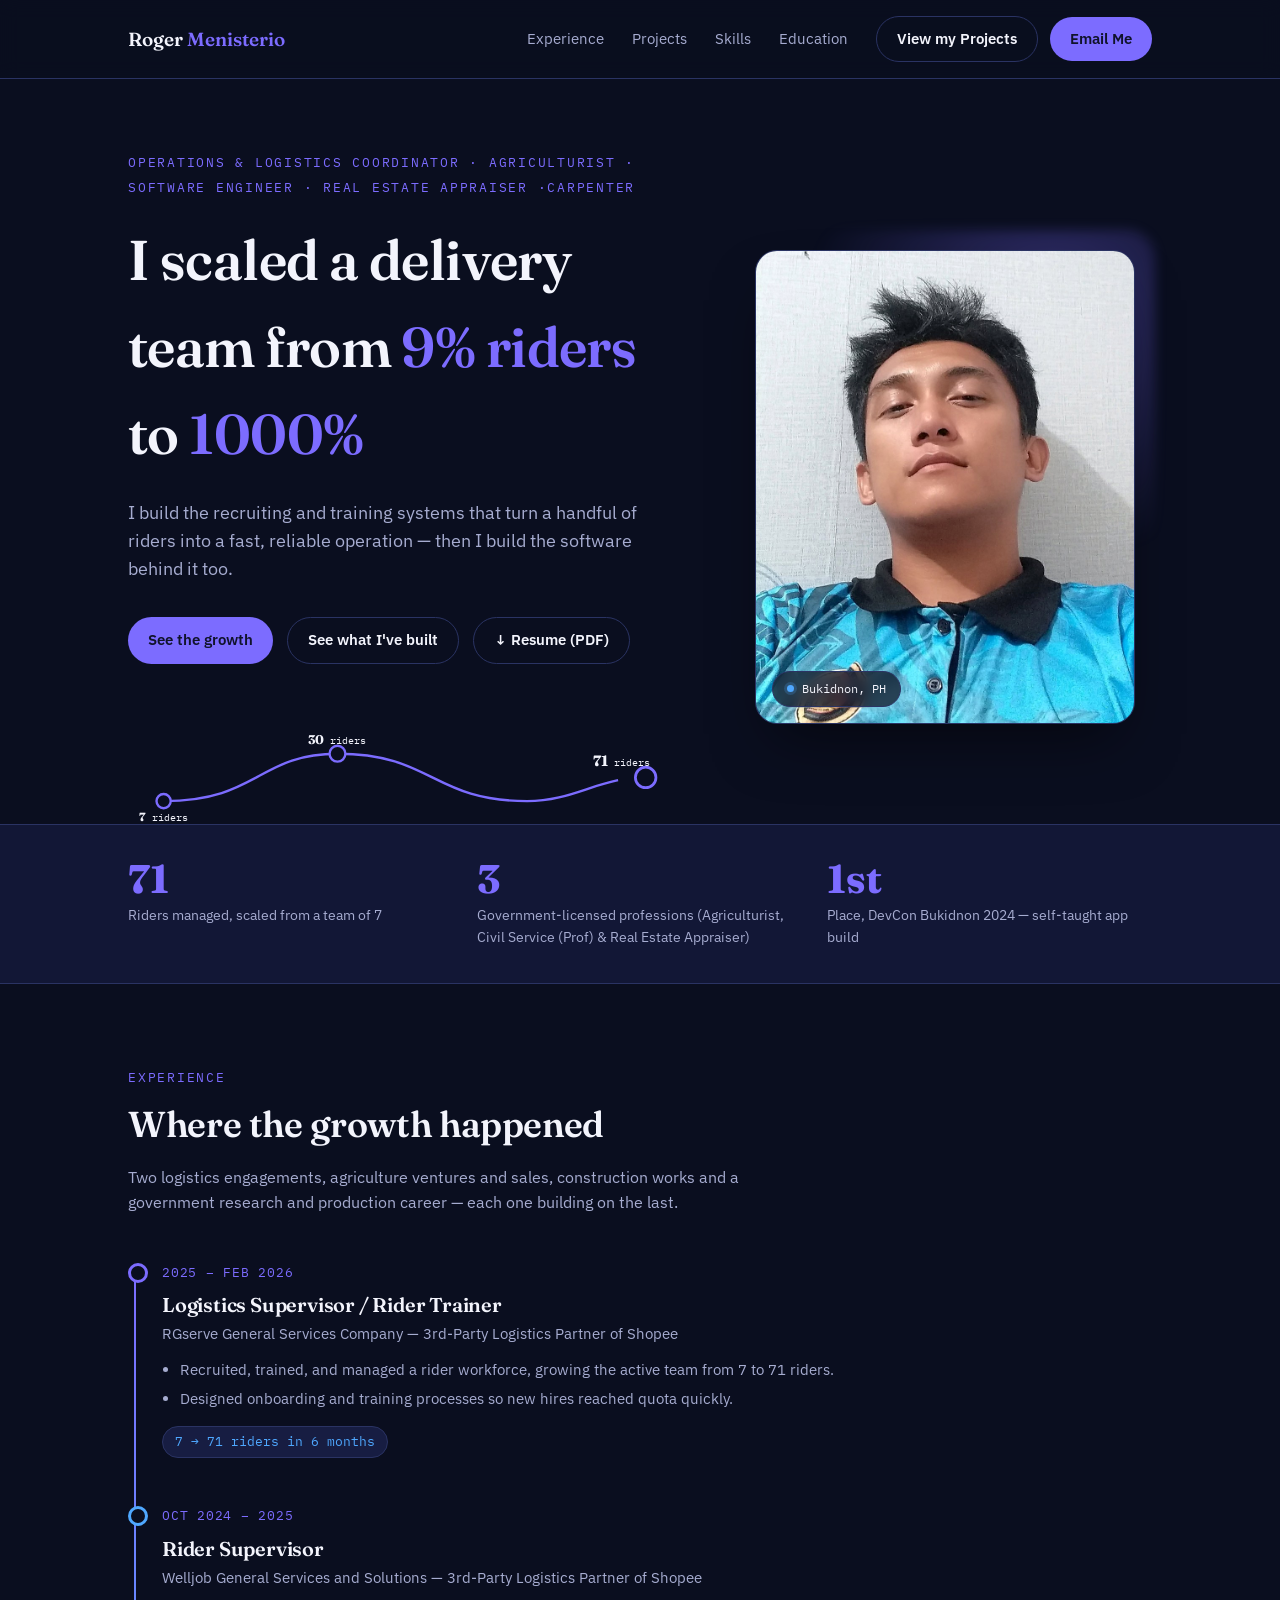
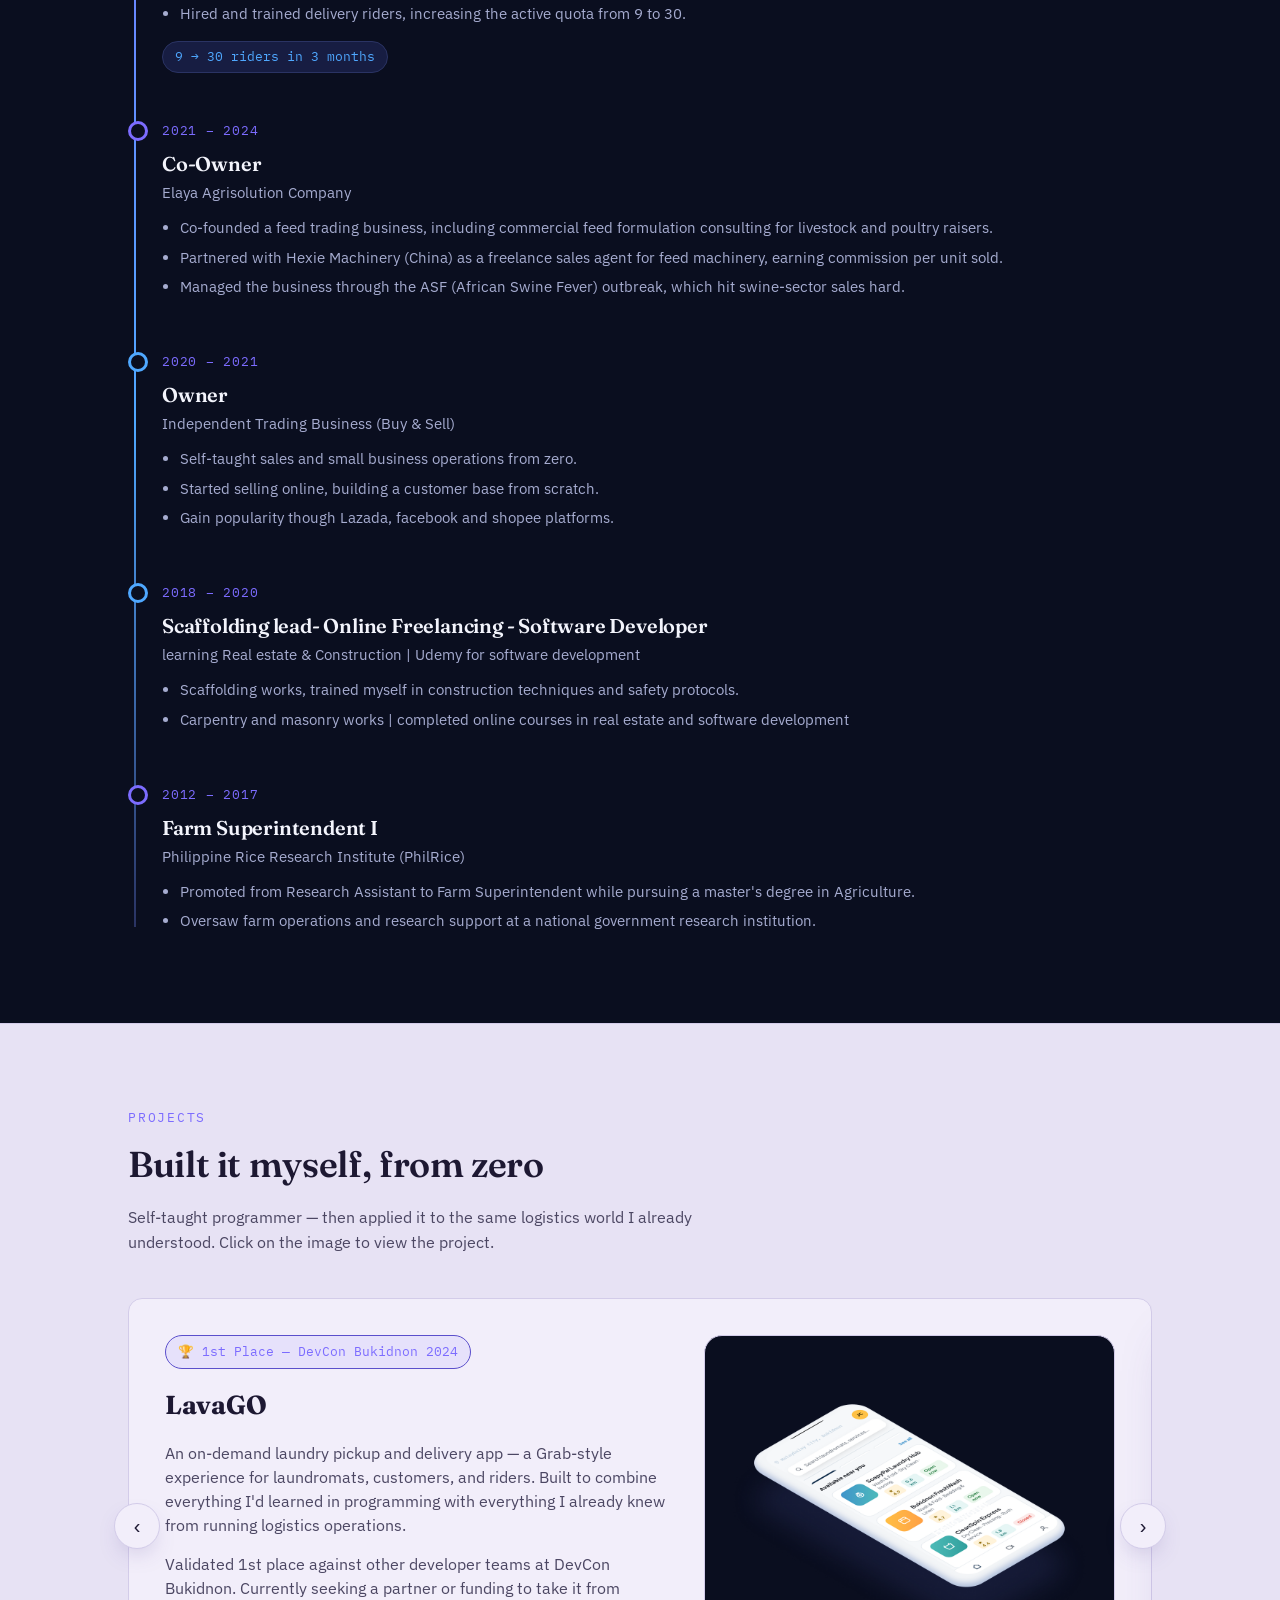
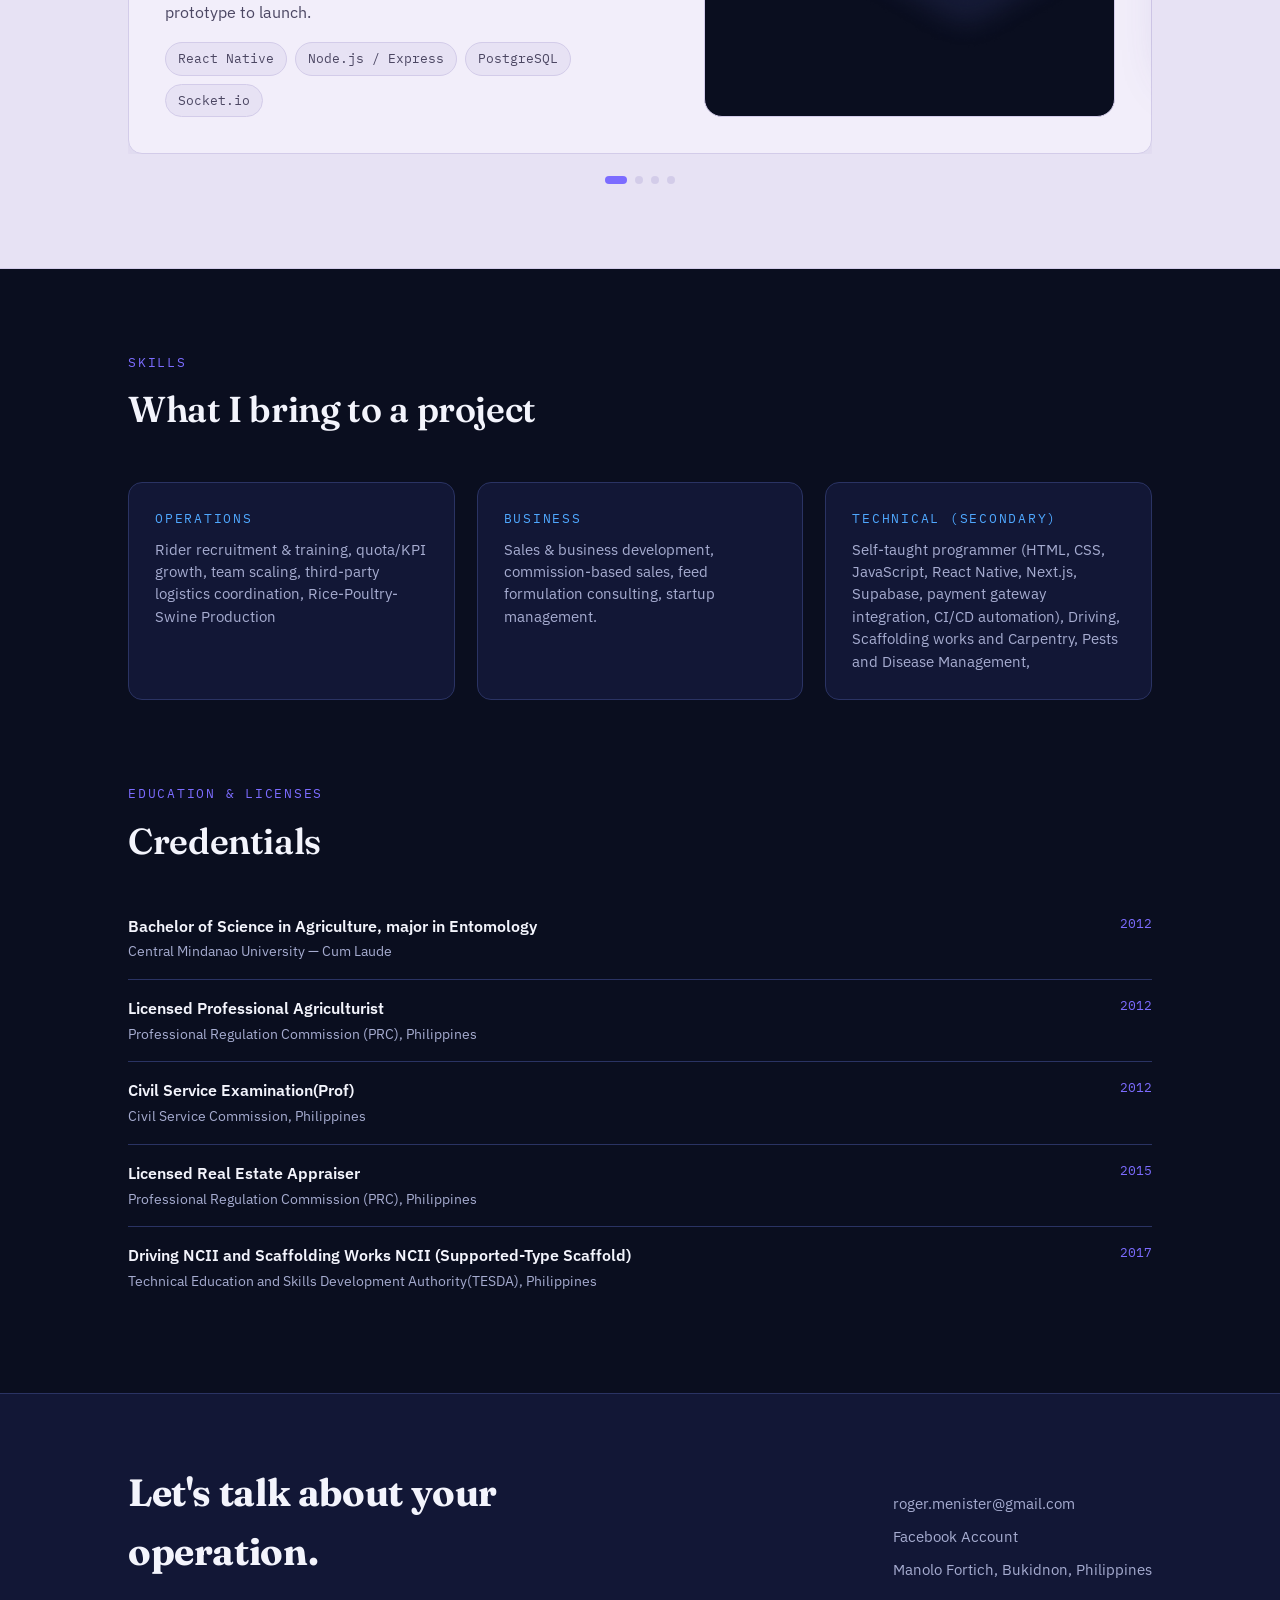
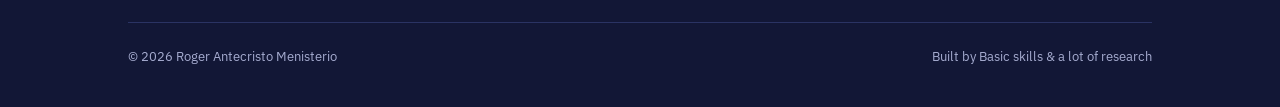
<file: index.html>
<!DOCTYPE html>
<html lang="en">
<head>
<meta charset="UTF-8" />
<meta name="viewport" content="width=device-width, initial-scale=1.0" />
<title>Roger Menisterio — Operations & Logistics Coordinator</title>
<meta name="description" content="Roger Menisterio scales logistics and delivery teams. From 7 riders to 71 — operations, training, and the tech behind them." />
<link rel="preconnect" href="https://fonts.googleapis.com">
<link rel="preconnect" href="https://fonts.gstatic.com" crossorigin>
<link href="https://fonts.googleapis.com/css2?family=Fraunces:opsz,wght@9..144,400;9..144,500;9..144,600;9..144,700&family=IBM+Plex+Sans:wght@400;500;600;700&family=IBM+Plex+Mono:wght@400;500;600&display=swap" rel="stylesheet">
<link rel="stylesheet" href="css/style.css" />
</head>
<body>

<header class="site">
  <div class="wrap">
    <div class="logo">Roger <span>Menisterio</span></div>

    <div class="nav-group" id="nav-group">
      <nav class="links">
        <a href="#work">Experience</a>
        <a href="#projects">Projects</a>
        <a href="#skills">Skills</a>
        <a href="#education">Education</a>
      </nav>
      <div class="header-actions">
        <a class="btn btn-ghost" id="resume-btn" href="#projects" target="_blank" rel="noopener">View my Projects</a>
        <a class="btn btn-primary" href="mailto:roger.menister@gmail.com" target="_blank" rel="noopener">Email Me</a>
      </div>
    </div>

    <button class="menu-toggle" id="menu-toggle" aria-expanded="false" aria-controls="nav-group" aria-label="Toggle menu">
      <span></span><span></span><span></span>
    </button>
  </div>
</header>

<section class="hero">
  <div class="wrap">
    <div class="hero-grid">
      <div class="hero-text">
        <span class="eyebrow">Operations &amp; Logistics Coordinator · Agriculturist · Software Engineer · Real Estate Appraiser ·Carpenter</span>
        <h1>I scaled a delivery team from <em>9% riders</em> to <em>1000%</em></h1>
        <p class="sub">I build the recruiting and training systems that turn a handful of riders into a fast, reliable operation — then I build the software behind it too.</p>
        <div class="hero-ctas">
          <a class="btn btn-primary" href="#work">See the growth</a>
          <a class="btn btn-ghost" href="#projects">See what I've built</a>
          <a class="btn btn-ghost" href="#work" target="_blank" rel="noopener">↓ Resume (PDF)</a>
        </div>

        <div class="route hero-route-wrap" aria-hidden="true">
          <svg viewBox="0 0 700 120" xmlns="http://www.w3.org/2000/svg">
            <path class="route-path animate" d="M40,90 C160,90 160,30 260,30 C380,30 380,90 500,90 C560,90 590,60 650,60" />
            <circle cx="40" cy="90" r="9" fill="#0A0E1F" stroke="#7C6CFF" stroke-width="3"/>
            <text x="40" y="115" text-anchor="middle" class="node-label"><tspan class="node-num" font-size="15">7</tspan> riders</text>
            <circle cx="260" cy="30" r="10" fill="#0A0E1F" stroke="#7C6CFF" stroke-width="3"/>
            <text x="260" y="18" text-anchor="middle" class="node-label"><tspan class="node-num" font-size="16">30</tspan> riders</text>
            <circle cx="650" cy="60" r="13" fill="#0A0E1F" stroke="#7C6CFF" stroke-width="3.5"/>
            <text x="620" y="45" text-anchor="middle" class="node-label"><tspan class="node-num" font-size="19">71</tspan> riders</text>
          </svg>
        </div>
      </div>

      <div class="hero-photo">
        <div class="photo-card">
          <img src="[data-uri]" alt="Roger Menisterio" />
          <!-- <img src="img-cover" alt=""> -->
          <div class="photo-tag"><span class="dot"></span> Bukidnon, PH</div>
        </div>
      </div>
    </div>
  </div>
</section>

<div class="proof">
  <div class="wrap">
    <div class="proof-item">
      <div class="proof-num">71</div>
      <div class="proof-label">Riders managed, scaled from a team of 7</div>
    </div>
    <div class="proof-item">
      <div class="proof-num">3</div>
      <div class="proof-label">Government-licensed professions (Agriculturist, Civil Service (Prof) &amp; Real Estate Appraiser)</div>
    </div>
    <div class="proof-item">
      <div class="proof-num">1st</div>
      <div class="proof-label">Place, DevCon Bukidnon 2024 — self-taught app build</div>
    </div>
  </div>
</div>

<section id="work">
  <div class="wrap">
    <div class="section-head">
      <span class="eyebrow">Experience</span>
      <h2>Where the growth happened</h2>
      <p>Two logistics engagements, agriculture ventures and sales, construction works and a government research and production career — each one building on the last.</p>
    </div>

    <div class="timeline">
      <div class="stop">
        <span class="stop-date">2025 – FEB 2026</span>
        <h3>Logistics Supervisor / Rider Trainer</h3>
        <span class="org">RGserve General Services Company — 3rd-Party Logistics Partner of Shopee</span>
        <ul>
          <li>Recruited, trained, and managed a rider workforce, growing the active team from 7 to 71 riders.</li>
          <li>Designed onboarding and training processes so new hires reached quota quickly.</li>
        </ul>
        <span class="metric">7 → 71 riders in 6 months</span>
      </div>

      <div class="stop tealdot">
        <span class="stop-date">OCT 2024 – 2025</span>
        <h3>Rider Supervisor</h3>
        <span class="org">Welljob General Services and Solutions — 3rd-Party Logistics Partner of Shopee</span>
        <ul>
          <li>Hired and trained delivery riders, increasing the active quota from 9 to 30.</li>
        </ul>
        <span class="metric">9 → 30 riders in 3 months</span>
      </div>

      <div class="stop">
        <span class="stop-date">2021 – 2024</span>
        <h3>Co-Owner</h3>
        <span class="org">Elaya Agrisolution Company</span>
        <ul>
          <li>Co-founded a feed trading business, including commercial feed formulation consulting for livestock and poultry raisers.</li>
          <li>Partnered with Hexie Machinery (China) as a freelance sales agent for feed machinery, earning commission per unit sold.</li>
          <li>Managed the business through the ASF (African Swine Fever) outbreak, which hit swine-sector sales hard.</li>
        </ul>
      </div>

      <div class="stop tealdot">
        <span class="stop-date">2020 – 2021</span>
        <h3>Owner</h3>
        <span class="org">Independent Trading Business (Buy &amp; Sell)</span>
        <ul>
          <li>Self-taught sales and small business operations from zero.</li>
          <li>Started selling online, building a customer base from scratch.</li>
          <li>Gain popularity though Lazada, facebook and shopee platforms.</li>

        </ul>
      </div>
      <div class="stop tealdot">
        <span class="stop-date">2018 – 2020</span>
        <h3>Scaffolding lead- Online Freelancing - Software Developer</h3>
        <span class="org">learning Real estate & Construction | Udemy for software development</span>
        <ul>
          <li>Scaffolding works, trained myself in construction techniques and safety protocols.</li>
          <li>Carpentry and masonry works | completed online courses in real estate and software development</li>
        </ul>
      </div>

      <div class="stop">
        <span class="stop-date">2012 – 2017</span>
        <h3>Farm Superintendent I</h3>
        <span class="org">Philippine Rice Research Institute (PhilRice)</span>
        <ul>
          <li>Promoted from Research Assistant to Farm Superintendent while pursuing a master's degree in Agriculture.</li>
          <li>Oversaw farm operations and research support at a national government research institution.</li>
        </ul>
      </div>
    </div>
  </div>
</section>

<section id="projects" style="background:var(--bg-alt); border-top:1px solid var(--line); border-bottom:1px solid var(--line);">
  <div class="wrap">
    <div class="section-head">
      <span class="eyebrow">Projects</span>
      <h2>Built it myself, from zero</h2>
      <p>Self-taught programmer — then applied it to the same logistics world I already understood. Click on the image to view the project.</p>
    </div>

    <div class="carousel" id="project-carousel">
      <button class="carousel-arrow left" id="carousel-prev" aria-label="Previous project">&#8249;</button>

      <div class="carousel-viewport">
        <div class="carousel-track" id="carousel-track">

          <div class="carousel-slide">
            <div class="project-card">
              <div>
                <span class="badge-win">🏆 1st Place — DevCon Bukidnon 2024</span>
                <h3>LavaGO</h3>
                <p>An on-demand laundry pickup and delivery app — a Grab-style experience for laundromats, customers, and riders. Built to combine everything I'd learned in programming with everything I already knew from running logistics operations.</p>
                <p style="margin-top:14px;">Validated 1st place against other developer teams at DevCon Bukidnon. Currently seeking a partner or funding to take it from prototype to launch.</p>
                <div class="stack-pills">
                  <span class="pill">React Native</span>
                  <span class="pill">Node.js / Express</span>
                  <span class="pill">PostgreSQL</span>
                  <span class="pill">Socket.io</span>
                </div>
              </div>
              <div class="app-mock">
                <a href="https://imbobot.github.io/lavaGo-prototype/" target="_blank">              
                <img src="image/lavago-preview.png" 
                    alt="LavaGO app preview" 
                    style="width:100%; height:100%; object-fit:contain;" /> 
                  </a>
              </div>
            </div>
          </div>

          <div class="carousel-slide">
            <div class="project-card">
              <div>
                <span class="badge-win">🏆 Facebook and Youtube Automation 2026</span>
                <h3>PWA Video uploader</h3>
                <p>This is an offline PWA or Progressive Web App project schedule uploader for every video I finished edited and then push the schedule to my schedule.json in github</p>
                <p style="margin-top:14px;">less destruction, simplified uploading and posting to YT & FB</p>
                <div class="stack-pills">
                  <span class="pill">Supabase</span>
                  <span class="pill">PWA</span>
                  <span class="pill">CI/CD</span>
                  <span class="pill">API...</span>
                </div>
              </div>
              <div class="app-mock">
                <a href="https://github.com/ImBobot/feedmaster-automation/" target="_blank">
                  <img src="image/pwa-scheduler.png" alt="PWA Scheduler" style="width:100%; height:100%; object-fit:contain;" />
                </a>
              </div>
            </div>
          </div>

          <div class="carousel-slide">
            <div class="project-card">
              <div>
                <a href="#" target="_blank">
                  <span class="badge-win">🏆 Ebook Selling</span>
                  <h3>Feed Master PH</h3>
                  <p>This site is about teaching feed formulation, tips and management for small, medium livestock and aqua growers. By knowing feed formulation, many farmers able to save cost (by saving 30-40% in feed expenses) - given chance to grow and were able to expand their operations</p>
                  <p style="margin-top:14px;">Testimonies and results can be checked in the website and pages post itself</p>
                  <div class="stack-pills">
                    <span class="pill">paymongo</span>
                    <span class="pill">CI/CD</span>
                    <span class="pill">Node.js</span>
                    <span class="pill">Next.js</span>
                  </div>
                </a>
              </div>
              <div class="app-mock">
                <a href="https://feedmasterph.com/" target="_blank">
                  <img src="image/feedmaster-ph.png" alt="LavaGO app preview" style="width:100%; height:100%; object-fit:contain;">
                </a>
              </div>
            </div>
          </div>

          <div class="carousel-slide">
            <div class="project-card">
              <div>
                <span class="badge-win">🏆 Prospect Funnel</span>
                <h3>Lead Generation App</h3>
                <p>This is one of those application I used while assisting  two logistic companies increase their qouta. I used facebook ads then a landing page to filter interested applications, send the FREEbies this is the same pattern I used</p>
                <p style="margin-top:14px;">Facebook Marketing + Automation + Google Apps Script + google sheet equals to efficient lead generation</p>
                <div class="stack-pills">
                  <span class="pill">automation</span>
                  <span class="pill">Node JS</span>
                  <span class="pill">HTML, CSS, JS</span>
                  <span class="pill">Google Sheets</span>
                </div>
              </div>
              <div class="app-mock">
                <a href="https://ebook.feedmasterph.com/" target="_blank">
                  <img src="image/funnel.png" alt="funnel app preview" style="width:100%; height:100%; object-fit:contain;">
                </a>
              </div>
            </div>
          </div>

        </div>
      </div>

      <button class="carousel-arrow right" id="carousel-next" aria-label="Next project">&#8250;</button>
    </div>

    <div class="carousel-dots" id="carousel-dots">
      <button class="carousel-dot active" aria-label="Go to project 1"></button>
      <button class="carousel-dot" aria-label="Go to project 2"></button>
      <button class="carousel-dot" aria-label="Go to project 3"></button>
      <button class="carousel-dot" aria-label="Go to project 4"></button>
    </div>
  </div>
</section>

<section id="skills">
  <div class="wrap">
    <div class="section-head">
      <span class="eyebrow">Skills</span>
      <h2>What I bring to a project</h2>
    </div>
    <div class="skills-grid">
      <div class="skill-card">
        <span class="eyebrow" style="color:var(--teal);">Operations</span>
        <p>Rider recruitment &amp; training, quota/KPI growth, team scaling, third-party logistics coordination, Rice-Poultry-Swine Production</p>
      </div>
      <div class="skill-card">
        <span class="eyebrow" style="color:var(--teal);">Business</span>
        <p>Sales &amp; business development, commission-based sales, feed formulation consulting, startup management.</p>
      </div>
      <div class="skill-card">
        <span class="eyebrow" style="color:var(--teal);">Technical (secondary)</span>
        <p>Self-taught programmer (HTML, CSS, JavaScript, React Native, Next.js, Supabase, payment gateway integration, CI/CD automation), Driving, Scaffolding works and Carpentry, Pests and Disease Management, </p>
      </div>
    </div>
  </div>
</section>

<section id="education" style="padding-top:0;">
  <div class="wrap">
    <div class="section-head">
      <span class="eyebrow">Education &amp; Licenses</span>
      <h2>Credentials</h2>
    </div>
    <div class="edu-list">
      <div class="edu-item">
        <div>
          <div class="what">Bachelor of Science in Agriculture, major in Entomology</div>
          <div class="where">Central Mindanao University — Cum Laude</div>
        </div>
        <div class="when">2012</div>
      </div>
      <div class="edu-item">
        <div>
          <div class="what">Licensed Professional Agriculturist</div>
          <div class="where">Professional Regulation Commission (PRC), Philippines</div>
        </div>
        <div class="when">2012</div>
      </div>
      <div class="edu-item">
        <div>
          <div class="what">Civil Service Examination(Prof)</div>
          <div class="where">Civil Service Commission, Philippines</div>
        </div>
        <div class="when">2012</div>
      </div>
      <div class="edu-item">
        <div>
          <div class="what">Licensed Real Estate Appraiser</div>
          <div class="where">Professional Regulation Commission (PRC), Philippines</div>
        </div>
        <div class="when">2015</div>
      </div>
      <div class="edu-item">
        <div>
          <div class="what">Driving NCII and Scaffolding Works NCII (Supported-Type Scaffold)</div>
          <div class="where">Technical Education and Skills Development Authority(TESDA), Philippines</div>
        </div>
        <div class="when">2017</div>
      </div>
    </div>
  </div>
</section>

<footer>
  <div class="wrap">
    <div class="contact-box">
      <h2>Let's talk about your operation.</h2>
      <div class="contact-links">
        <a href="mailto:roger.menister@gmail.com"><i class="fas fa-envelope"></i> roger.menister@gmail.com</a>
        <a href="https://www.facebook.com/roger.menisterio" target="_blank" rel="noopener noreferrer">
          <i class="fab fa-facebook-f"></i> Facebook Account
        </a>
        <a href="#" onclick="return false;"><i class="fas fa-map-marker-alt"></i> Manolo Fortich, Bukidnon, Philippines</a>
      </div>
    </div>
    <div class="foot-bottom">
      <span>© 2026 Roger Antecristo Menisterio</span>
      <span>Built by Basic skills &amp; a lot of research</span>
    </div>
  </div>
</footer>

<script>
  (function(){
    var toggle = document.getElementById('menu-toggle');
    var navGroup = document.getElementById('nav-group');
    if(!toggle || !navGroup) return;

    function closeMenu(){
      navGroup.classList.remove('open');
      toggle.setAttribute('aria-expanded','false');
    }
    function openMenu(){
      navGroup.classList.add('open');
      toggle.setAttribute('aria-expanded','true');
    }

    toggle.addEventListener('click', function(){
      var isOpen = navGroup.classList.contains('open');
      if(isOpen){ closeMenu(); } else { openMenu(); }
    });

    // Close the menu after tapping any link/button inside it
    navGroup.querySelectorAll('a').forEach(function(el){
      el.addEventListener('click', closeMenu);
    });

    // Close if the viewport is resized back to desktop width
    window.addEventListener('resize', function(){
      if(window.innerWidth > 900){ closeMenu(); }
    });
  })();
</script>
<script>
  (function(){
    var track = document.getElementById('carousel-track');
    var prevBtn = document.getElementById('carousel-prev');
    var nextBtn = document.getElementById('carousel-next');
    var dotsWrap = document.getElementById('carousel-dots');
    if(!track || !prevBtn || !nextBtn) return;

    var slides = track.querySelectorAll('.carousel-slide');
    var dots = dotsWrap ? dotsWrap.querySelectorAll('.carousel-dot') : [];
    var total = slides.length;
    var index = 0;

    function update(){
      track.style.transform = 'translateX(-' + (index * 100) + '%)';
      dots.forEach(function(dot, i){
        dot.classList.toggle('active', i === index);
      });
    }

    function goTo(i){
      index = (i + total) % total; // loop around both directions
      update();
    }

    prevBtn.addEventListener('click', function(){ goTo(index - 1); });
    nextBtn.addEventListener('click', function(){ goTo(index + 1); });

    dots.forEach(function(dot, i){
      dot.addEventListener('click', function(){ goTo(i); });
    });

    // Keyboard arrow support when carousel is focused/hovered
    var carousel = document.getElementById('project-carousel');
    if(carousel){
      carousel.addEventListener('keydown', function(e){
        if(e.key === 'ArrowLeft'){ goTo(index - 1); }
        if(e.key === 'ArrowRight'){ goTo(index + 1); }
      });
    }

    // Autoplay: advance automatically, pause while the user is looking at it
    var AUTOPLAY_DELAY = 4500; // ms spent on each slide before advancing
    var reduceMotion = window.matchMedia('(prefers-reduced-motion: reduce)').matches;
    var timer = null;

    function startAutoplay(){
      if(reduceMotion) return; // respect user preference, no forced motion
      stopAutoplay();
      timer = setInterval(function(){ goTo(index + 1); }, AUTOPLAY_DELAY);
    }
    function stopAutoplay(){
      if(timer){ clearInterval(timer); timer = null; }
    }

    if(carousel){
      carousel.addEventListener('mouseenter', stopAutoplay);
      carousel.addEventListener('mouseleave', startAutoplay);
      carousel.addEventListener('focusin', stopAutoplay);
      carousel.addEventListener('focusout', startAutoplay);
    }
    // Manual navigation resets the timer so it doesn't jump right after a click
    prevBtn.addEventListener('click', startAutoplay);
    nextBtn.addEventListener('click', startAutoplay);
    dots.forEach(function(dot){ dot.addEventListener('click', startAutoplay); });

    startAutoplay();
    update();
  })();
</script>
</body>
</html>
</file>
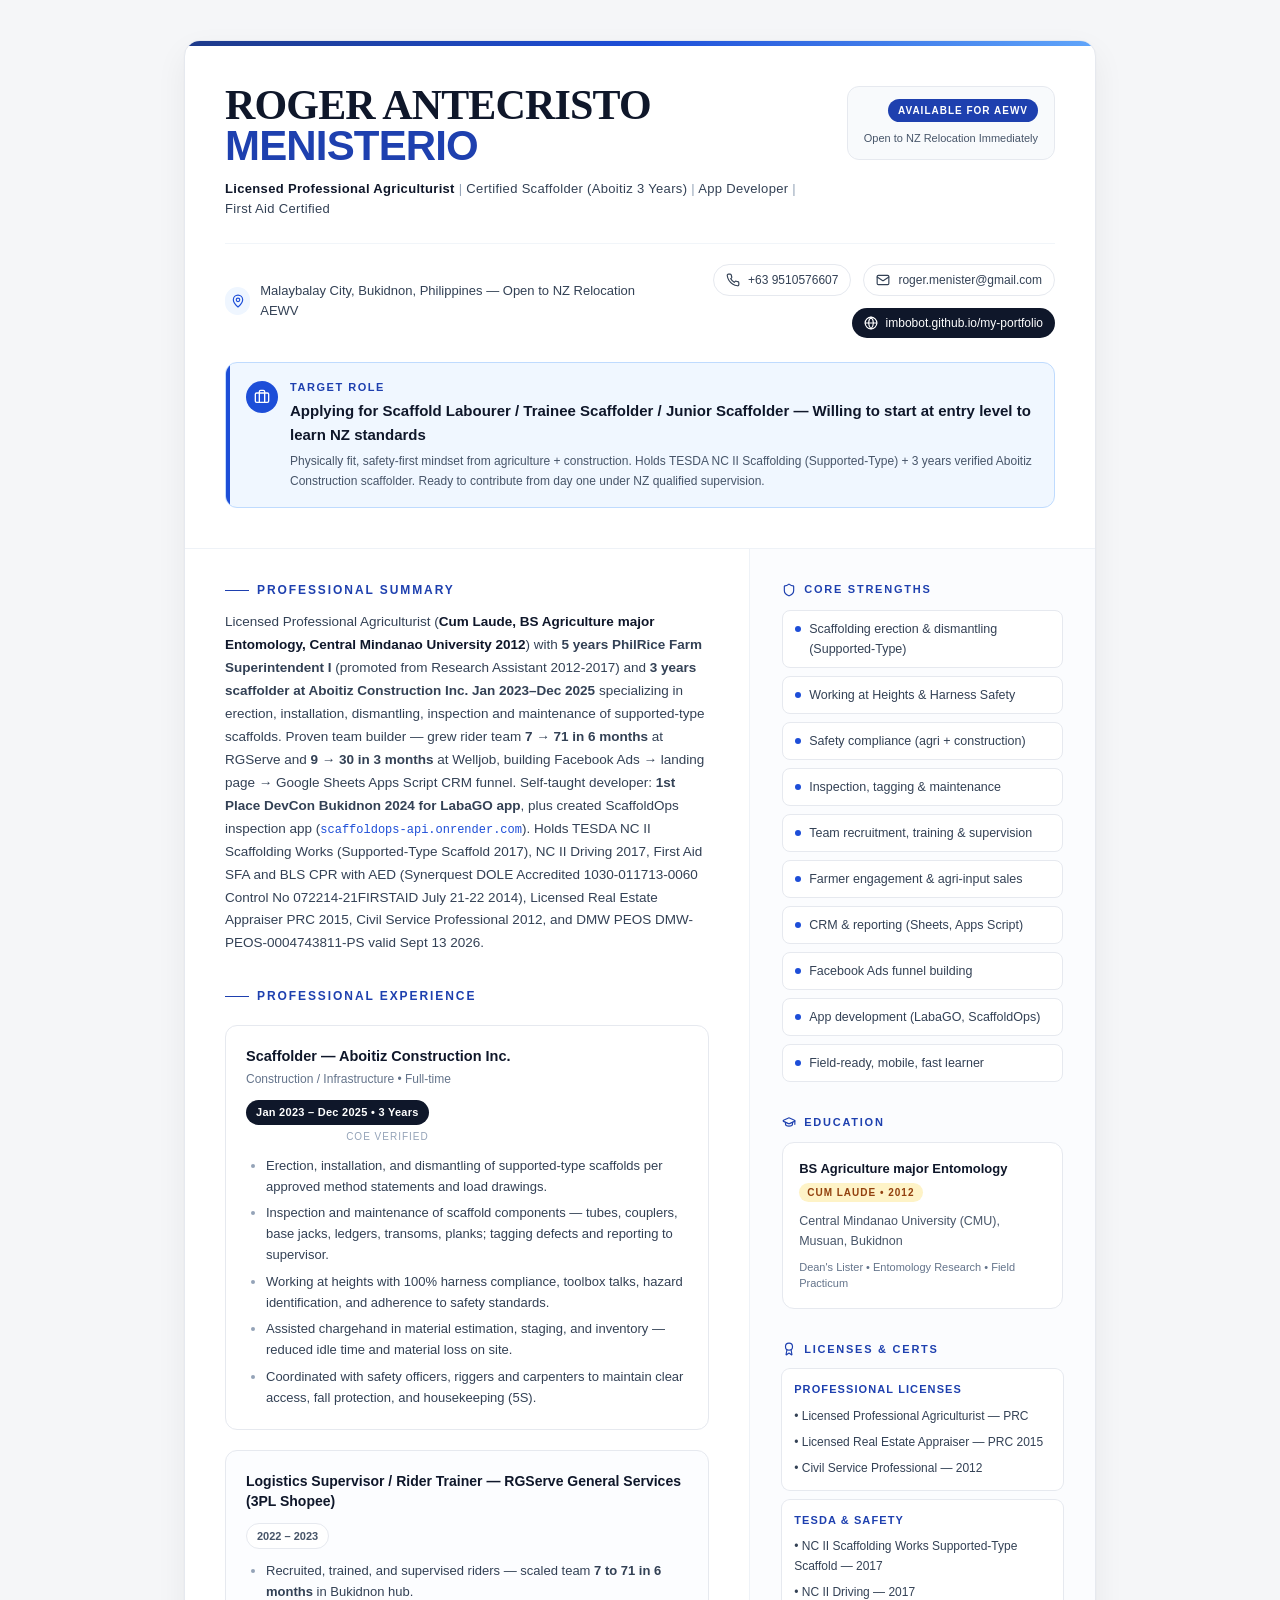
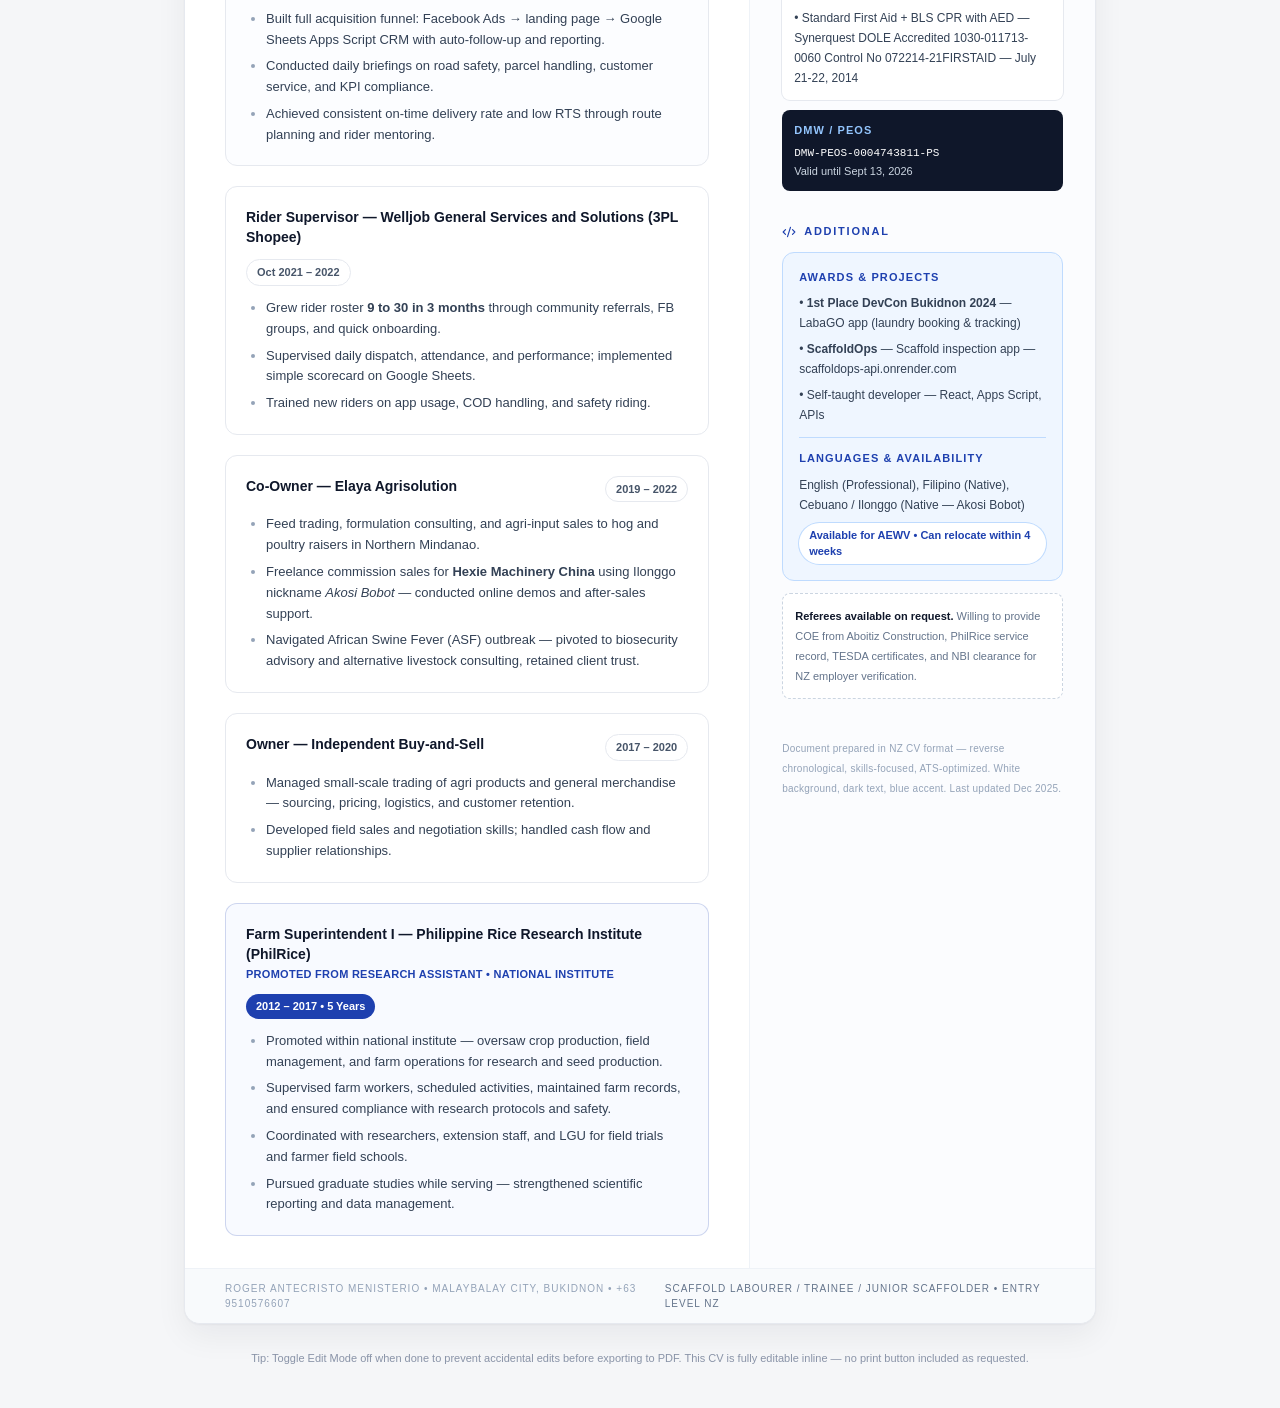
<file: resume.html>
<!DOCTYPE html>
<html lang="en">
<head>
  <meta charset="UTF-8">
  <meta name="viewport" content="width=device-width, initial-scale=1">
  <title>React Artifact</title>
  <style>*,:after,:before{--tw-border-spacing-x:0;--tw-border-spacing-y:0;--tw-translate-x:0;--tw-translate-y:0;--tw-rotate:0;--tw-skew-x:0;--tw-skew-y:0;--tw-scale-x:1;--tw-scale-y:1;--tw-pan-x: ;--tw-pan-y: ;--tw-pinch-zoom: ;--tw-scroll-snap-strictness:proximity;--tw-gradient-from-position: ;--tw-gradient-via-position: ;--tw-gradient-to-position: ;--tw-ordinal: ;--tw-slashed-zero: ;--tw-numeric-figure: ;--tw-numeric-spacing: ;--tw-numeric-fraction: ;--tw-ring-inset: ;--tw-ring-offset-width:0px;--tw-ring-offset-color:#fff;--tw-ring-color:rgba(59,130,246,.5);--tw-ring-offset-shadow:0 0 #0000;--tw-ring-shadow:0 0 #0000;--tw-shadow:0 0 #0000;--tw-shadow-colored:0 0 #0000;--tw-blur: ;--tw-brightness: ;--tw-contrast: ;--tw-grayscale: ;--tw-hue-rotate: ;--tw-invert: ;--tw-saturate: ;--tw-sepia: ;--tw-drop-shadow: ;--tw-backdrop-blur: ;--tw-backdrop-brightness: ;--tw-backdrop-contrast: ;--tw-backdrop-grayscale: ;--tw-backdrop-hue-rotate: ;--tw-backdrop-invert: ;--tw-backdrop-opacity: ;--tw-backdrop-saturate: ;--tw-backdrop-sepia: ;--tw-contain-size: ;--tw-contain-layout: ;--tw-contain-paint: ;--tw-contain-style: }::backdrop{--tw-border-spacing-x:0;--tw-border-spacing-y:0;--tw-translate-x:0;--tw-translate-y:0;--tw-rotate:0;--tw-skew-x:0;--tw-skew-y:0;--tw-scale-x:1;--tw-scale-y:1;--tw-pan-x: ;--tw-pan-y: ;--tw-pinch-zoom: ;--tw-scroll-snap-strictness:proximity;--tw-gradient-from-position: ;--tw-gradient-via-position: ;--tw-gradient-to-position: ;--tw-ordinal: ;--tw-slashed-zero: ;--tw-numeric-figure: ;--tw-numeric-spacing: ;--tw-numeric-fraction: ;--tw-ring-inset: ;--tw-ring-offset-width:0px;--tw-ring-offset-color:#fff;--tw-ring-color:rgba(59,130,246,.5);--tw-ring-offset-shadow:0 0 #0000;--tw-ring-shadow:0 0 #0000;--tw-shadow:0 0 #0000;--tw-shadow-colored:0 0 #0000;--tw-blur: ;--tw-brightness: ;--tw-contrast: ;--tw-grayscale: ;--tw-hue-rotate: ;--tw-invert: ;--tw-saturate: ;--tw-sepia: ;--tw-drop-shadow: ;--tw-backdrop-blur: ;--tw-backdrop-brightness: ;--tw-backdrop-contrast: ;--tw-backdrop-grayscale: ;--tw-backdrop-hue-rotate: ;--tw-backdrop-invert: ;--tw-backdrop-opacity: ;--tw-backdrop-saturate: ;--tw-backdrop-sepia: ;--tw-contain-size: ;--tw-contain-layout: ;--tw-contain-paint: ;--tw-contain-style: }/*! tailwindcss v3.4.18 | MIT License | https://tailwindcss.com*/*,:after,:before{box-sizing:border-box;border:0 solid #e5e7eb}:after,:before{--tw-content:""}:host,html{line-height:1.5;-webkit-text-size-adjust:100%;-moz-tab-size:4;-o-tab-size:4;tab-size:4;font-family:ui-sans-serif,system-ui,sans-serif,Apple Color Emoji,Segoe UI Emoji,Segoe UI Symbol,Noto Color Emoji;font-feature-settings:normal;font-variation-settings:normal;-webkit-tap-highlight-color:transparent}body{line-height:inherit}hr{height:0;color:inherit;border-top-width:1px}abbr:where([title]){-webkit-text-decoration:underline dotted;text-decoration:underline dotted}h1,h2,h3,h4,h5,h6{font-size:inherit;font-weight:inherit}a{color:inherit;text-decoration:inherit}b,strong{font-weight:bolder}code,kbd,pre,samp{font-family:ui-monospace,SFMono-Regular,Menlo,Monaco,Consolas,Liberation Mono,Courier New,monospace;font-feature-settings:normal;font-variation-settings:normal;font-size:1em}small{font-size:80%}sub,sup{font-size:75%;line-height:0;position:relative;vertical-align:baseline}sub{bottom:-.25em}sup{top:-.5em}table{text-indent:0;border-color:inherit;border-collapse:collapse}button,input,optgroup,select,textarea{font-family:inherit;font-feature-settings:inherit;font-variation-settings:inherit;font-size:100%;font-weight:inherit;line-height:inherit;letter-spacing:inherit;color:inherit;margin:0;padding:0}button,select{text-transform:none}button,input:where([type=button]),input:where([type=reset]),input:where([type=submit]){-webkit-appearance:button;background-color:transparent;background-image:none}:-moz-focusring{outline:auto}:-moz-ui-invalid{box-shadow:none}progress{vertical-align:baseline}::-webkit-inner-spin-button,::-webkit-outer-spin-button{height:auto}[type=search]{-webkit-appearance:textfield;outline-offset:-2px}::-webkit-search-decoration{-webkit-appearance:none}::-webkit-file-upload-button{-webkit-appearance:button;font:inherit}summary{display:list-item}blockquote,dd,dl,figure,h1,h2,h3,h4,h5,h6,hr,p,pre{margin:0}fieldset{margin:0}fieldset,legend{padding:0}menu,ol,ul{list-style:none;margin:0;padding:0}dialog{padding:0}textarea{resize:vertical}input::-moz-placeholder,textarea::-moz-placeholder{opacity:1;color:#9ca3af}input::placeholder,textarea::placeholder{opacity:1;color:#9ca3af}[role=button],button{cursor:pointer}:disabled{cursor:default}audio,canvas,embed,iframe,img,object,svg,video{display:block;vertical-align: middle;}img,video{max-width:100%;height:auto}[hidden]:where(:not([hidden=until-found])){display:none}.absolute{position:absolute}.relative{position:relative}.sticky{position:sticky}.left-0{left:0}.top-0{top:0}.z-30{z-index:30}.mx-auto{margin-left:auto;margin-right:auto}.mt-0\.5{margin-top:.125rem}.mt-1{margin-top:.25rem}.mt-2{margin-top:.5rem}.mt-3{margin-top:.75rem}.mt-6{margin-top:1.5rem}.mt-\[7px\]{margin-top:7px}.inline{display:inline}.flex{display:flex}.inline-flex{display:inline-flex}.grid{display:grid}.hidden{display:none}.h-1\.5{height:.375rem}.h-3{height:.75rem}.h-3\.5{height:.875rem}.h-4{height:1rem}.h-5{height:1.25rem}.h-7{height:1.75rem}.h-8{height:2rem}.h-\[5px\]{height:5px}.h-full{height:100%}.h-px{height:1px}.min-h-screen{min-height:100vh}.w-1\.5{width:.375rem}.w-3{width:.75rem}.w-3\.5{width:.875rem}.w-4{width:1rem}.w-5{width:1.25rem}.w-6{width:1.5rem}.w-7{width:1.75rem}.w-8{width:2rem}.w-\[4px\]{width:4px}.w-full{width:100%}.max-w-\[680px\]{max-width:680px}.max-w-\[960px\]{max-width:960px}.shrink-0{flex-shrink:0}.list-disc{list-style-type:disc}.grid-cols-1{grid-template-columns:repeat(1,minmax(0,1fr))}.flex-col{flex-direction:column}.flex-wrap{flex-wrap:wrap}.items-start{align-items:flex-start}.items-end{align-items:flex-end}.items-center{align-items:center}.justify-center{justify-content:center}.justify-between{justify-content:space-between}.gap-1{gap:.25rem}.gap-1\.5{gap:.375rem}.gap-2{gap:.5rem}.gap-2\.5{gap:.625rem}.gap-3{gap:.75rem}.gap-5{gap:1.25rem}.gap-6{gap:1.5rem}.space-y-1\.5>:not([hidden])~:not([hidden]){--tw-space-y-reverse:0;margin-top:calc(.375rem*(1 - var(--tw-space-y-reverse)));margin-bottom:calc(.375rem*var(--tw-space-y-reverse))}.space-y-2\.5>:not([hidden])~:not([hidden]){--tw-space-y-reverse:0;margin-top:calc(.625rem*(1 - var(--tw-space-y-reverse)));margin-bottom:calc(.625rem*var(--tw-space-y-reverse))}.space-y-3>:not([hidden])~:not([hidden]){--tw-space-y-reverse:0;margin-top:calc(.75rem*(1 - var(--tw-space-y-reverse)));margin-bottom:calc(.75rem*var(--tw-space-y-reverse))}.space-y-5>:not([hidden])~:not([hidden]){--tw-space-y-reverse:0;margin-top:calc(1.25rem*(1 - var(--tw-space-y-reverse)));margin-bottom:calc(1.25rem*var(--tw-space-y-reverse))}.space-y-8>:not([hidden])~:not([hidden]){--tw-space-y-reverse:0;margin-top:calc(2rem*(1 - var(--tw-space-y-reverse)));margin-bottom:calc(2rem*var(--tw-space-y-reverse))}.overflow-hidden{overflow:hidden}.rounded-\[12px\]{border-radius:12px}.rounded-\[16px\]{border-radius:16px}.rounded-full{border-radius:9999px}.rounded-lg{border-radius:.5rem}.rounded-xl{border-radius:.75rem}.border{border-width:1px}.border-b{border-bottom-width:1px}.border-t{border-top-width:1px}.border-dashed{border-style:dashed}.border-\[\#1e40af\]{--tw-border-opacity:1;border-color:rgb(30 64 175/var(--tw-border-opacity,1))}.border-\[\#1e40af\]\/20{border-color:rgba(30,64,175,.2)}.border-\[\#bfdbfe\]{--tw-border-opacity:1;border-color:rgb(191 219 254/var(--tw-border-opacity,1))}.border-\[\#cbd5e1\]{--tw-border-opacity:1;border-color:rgb(203 213 225/var(--tw-border-opacity,1))}.border-\[\#dde3ef\]{--tw-border-opacity:1;border-color:rgb(221 227 239/var(--tw-border-opacity,1))}.border-\[\#e6e9ef\]{--tw-border-opacity:1;border-color:rgb(230 233 239/var(--tw-border-opacity,1))}.border-\[\#eef2f7\]{--tw-border-opacity:1;border-color:rgb(238 242 247/var(--tw-border-opacity,1))}.border-\[\#f1f5f9\]{--tw-border-opacity:1;border-color:rgb(241 245 249/var(--tw-border-opacity,1))}.bg-\[\#0f172a\]{--tw-bg-opacity:1;background-color:rgb(15 23 42/var(--tw-bg-opacity,1))}.bg-\[\#1d4ed8\]{--tw-bg-opacity:1;background-color:rgb(29 78 216/var(--tw-bg-opacity,1))}.bg-\[\#1e40af\]{--tw-bg-opacity:1;background-color:rgb(30 64 175/var(--tw-bg-opacity,1))}.bg-\[\#eff6ff\]{--tw-bg-opacity:1;background-color:rgb(239 246 255/var(--tw-bg-opacity,1))}.bg-\[\#f0f7ff\]{--tw-bg-opacity:1;background-color:rgb(240 247 255/var(--tw-bg-opacity,1))}.bg-\[\#f5f6f8\]{--tw-bg-opacity:1;background-color:rgb(245 246 248/var(--tw-bg-opacity,1))}.bg-\[\#f8fafc\]{--tw-bg-opacity:1;background-color:rgb(248 250 252/var(--tw-bg-opacity,1))}.bg-\[\#f8faff\]{--tw-bg-opacity:1;background-color:rgb(248 250 255/var(--tw-bg-opacity,1))}.bg-\[\#fbfcfe\]{--tw-bg-opacity:1;background-color:rgb(251 252 254/var(--tw-bg-opacity,1))}.bg-\[\#fcfdff\]{--tw-bg-opacity:1;background-color:rgb(252 253 255/var(--tw-bg-opacity,1))}.bg-\[\#fef3c7\]{--tw-bg-opacity:1;background-color:rgb(254 243 199/var(--tw-bg-opacity,1))}.bg-white{--tw-bg-opacity:1;background-color:rgb(255 255 255/var(--tw-bg-opacity,1))}.bg-white\/95{background-color:hsla(0,0%,100%,.95)}.bg-gradient-to-r{background-image:linear-gradient(to right,var(--tw-gradient-stops))}.from-\[\#1e3a8a\]{--tw-gradient-from:#1e3a8a var(--tw-gradient-from-position);--tw-gradient-to:rgba(30,58,138,0) var(--tw-gradient-to-position);--tw-gradient-stops:var(--tw-gradient-from),var(--tw-gradient-to)}.via-\[\#1d4ed8\]{--tw-gradient-to:rgba(29,78,216,0) var(--tw-gradient-to-position);--tw-gradient-stops:var(--tw-gradient-from),#1d4ed8 var(--tw-gradient-via-position),var(--tw-gradient-to)}.to-\[\#60a5fa\]{--tw-gradient-to:#60a5fa var(--tw-gradient-to-position)}.p-3{padding:.75rem}.p-4{padding:1rem}.p-5{padding:1.25rem}.px-2{padding-left:.5rem;padding-right:.5rem}.px-2\.5{padding-left:.625rem;padding-right:.625rem}.px-3{padding-left:.75rem;padding-right:.75rem}.px-4{padding-left:1rem;padding-right:1rem}.px-5{padding-left:1.25rem;padding-right:1.25rem}.px-7{padding-left:1.75rem;padding-right:1.75rem}.py-0\.5{padding-top:.125rem;padding-bottom:.125rem}.py-1{padding-top:.25rem;padding-bottom:.25rem}.py-1\.5{padding-top:.375rem;padding-bottom:.375rem}.py-2{padding-top:.5rem;padding-bottom:.5rem}.py-3{padding-top:.75rem;padding-bottom:.75rem}.py-4{padding-top:1rem;padding-bottom:1rem}.py-6{padding-top:1.5rem;padding-bottom:1.5rem}.py-8{padding-top:2rem;padding-bottom:2rem}.pl-5{padding-left:1.25rem}.pt-2{padding-top:.5rem}.pt-3{padding-top:.75rem}.pt-5{padding-top:1.25rem}.text-center{text-align:center}.font-mono{font-family:ui-monospace,SFMono-Regular,Menlo,Monaco,Consolas,Liberation Mono,Courier New,monospace}.text-\[10px\]{font-size:10px}.text-\[11px\]{font-size:11px}.text-\[12\.5px\]{font-size:12.5px}.text-\[12px\]{font-size:12px}.text-\[13\.5px\]{font-size:13.5px}.text-\[13px\]{font-size:13px}.text-\[14\.5px\]{font-size:14.5px}.text-\[14px\]{font-size:14px}.text-\[32px\]{font-size:32px}.font-bold{font-weight:700}.font-medium{font-weight:500}.font-semibold{font-weight:600}.uppercase{text-transform:uppercase}.leading-5{line-height:1.25rem}.leading-6{line-height:1.5rem}.leading-\[0\.95\]{line-height:.95}.leading-\[1\.6\]{line-height:1.6}.leading-\[1\.7\]{line-height:1.7}.tracking-\[-0\.02em\]{letter-spacing:-.02em}.tracking-\[0\.14em\]{letter-spacing:.14em}.tracking-\[0\.16em\]{letter-spacing:.16em}.tracking-wide{letter-spacing:.025em}.tracking-widest{letter-spacing:.1em}.text-\[\#0f172a\]{--tw-text-opacity:1;color:rgb(15 23 42/var(--tw-text-opacity,1))}.text-\[\#111827\]{--tw-text-opacity:1;color:rgb(17 24 39/var(--tw-text-opacity,1))}.text-\[\#1d4ed8\]{--tw-text-opacity:1;color:rgb(29 78 216/var(--tw-text-opacity,1))}.text-\[\#1e40af\]{--tw-text-opacity:1;color:rgb(30 64 175/var(--tw-text-opacity,1))}.text-\[\#334155\]{--tw-text-opacity:1;color:rgb(51 65 85/var(--tw-text-opacity,1))}.text-\[\#475569\]{--tw-text-opacity:1;color:rgb(71 85 105/var(--tw-text-opacity,1))}.text-\[\#5b6476\]{--tw-text-opacity:1;color:rgb(91 100 118/var(--tw-text-opacity,1))}.text-\[\#64748b\]{--tw-text-opacity:1;color:rgb(100 116 139/var(--tw-text-opacity,1))}.text-\[\#8a94a8\]{--tw-text-opacity:1;color:rgb(138 148 168/var(--tw-text-opacity,1))}.text-\[\#92400e\]{--tw-text-opacity:1;color:rgb(146 64 14/var(--tw-text-opacity,1))}.text-\[\#93c5fd\]{--tw-text-opacity:1;color:rgb(147 197 253/var(--tw-text-opacity,1))}.text-\[\#94a3b8\]{--tw-text-opacity:1;color:rgb(148 163 184/var(--tw-text-opacity,1))}.text-\[\#cbd5e1\]{--tw-text-opacity:1;color:rgb(203 213 225/var(--tw-text-opacity,1))}.text-white{--tw-text-opacity:1;color:rgb(255 255 255/var(--tw-text-opacity,1))}.shadow-\[0_1px_2px_rgba\(16\2c 24\2c 40\2c 0\.04\)\2c 0_12px_32px_rgba\(16\2c 24\2c 40\2c 0\.06\)\]{--tw-shadow:0 1px 2px rgba(16,24,40,.04),0 12px 32px rgba(16,24,40,.06);--tw-shadow-colored:0 1px 2px var(--tw-shadow-color),0 12px 32px var(--tw-shadow-color);box-shadow:var(--tw-ring-offset-shadow,0 0 #0000),var(--tw-ring-shadow,0 0 #0000),var(--tw-shadow)}.outline{outline-style:solid}.ring-1{--tw-ring-offset-shadow:var(--tw-ring-inset) 0 0 0 var(--tw-ring-offset-width) var(--tw-ring-offset-color);--tw-ring-shadow:var(--tw-ring-inset) 0 0 0 calc(1px + var(--tw-ring-offset-width)) var(--tw-ring-color);box-shadow:var(--tw-ring-offset-shadow),var(--tw-ring-shadow),var(--tw-shadow,0 0 #0000)}.ring-\[\#bfdbfe\]{--tw-ring-opacity:1;--tw-ring-color:rgb(191 219 254/var(--tw-ring-opacity,1))}.ring-\[\#e6e9ef\]{--tw-ring-opacity:1;--tw-ring-color:rgb(230 233 239/var(--tw-ring-opacity,1))}.backdrop-blur{--tw-backdrop-blur:blur(8px)}.backdrop-blur,.backdrop-filter{backdrop-filter:var(--tw-backdrop-blur) var(--tw-backdrop-brightness) var(--tw-backdrop-contrast) var(--tw-backdrop-grayscale) var(--tw-backdrop-hue-rotate) var(--tw-backdrop-invert) var(--tw-backdrop-opacity) var(--tw-backdrop-saturate) var(--tw-backdrop-sepia)}.transition{transition-property:color,background-color,border-color,text-decoration-color,fill,stroke,opacity,box-shadow,transform,filter,backdrop-filter;transition-timing-function:cubic-bezier(.4,0,.2,1);transition-duration:.15s}#root,body,html{min-height:100%}body{margin:0;font-family:ui-sans-serif,system-ui,-apple-system,BlinkMacSystemFont,Segoe UI,sans-serif}[role=button]:not([aria-disabled=true]),button:not(:disabled),label[for],select:not(:disabled),summary{cursor:pointer}.marker\:text-\[\#94a3b8\] ::marker{color:#94a3b8}.marker\:text-\[\#94a3b8\]::marker{color:#94a3b8}.selection\:bg-blue-100 ::-moz-selection{--tw-bg-opacity:1;background-color:rgb(219 234 254/var(--tw-bg-opacity,1))}.selection\:bg-blue-100 ::selection{--tw-bg-opacity:1;background-color:rgb(219 234 254/var(--tw-bg-opacity,1))}.selection\:bg-blue-100::-moz-selection{--tw-bg-opacity:1;background-color:rgb(219 234 254/var(--tw-bg-opacity,1))}.selection\:bg-blue-100::selection{--tw-bg-opacity:1;background-color:rgb(219 234 254/var(--tw-bg-opacity,1))}.hover\:border-\[\#1d4ed8\]:hover{--tw-border-opacity:1;border-color:rgb(29 78 216/var(--tw-border-opacity,1))}.hover\:border-\[\#1e40af\]:hover{--tw-border-opacity:1;border-color:rgb(30 64 175/var(--tw-border-opacity,1))}.hover\:border-\[\#bfdbfe\]:hover{--tw-border-opacity:1;border-color:rgb(191 219 254/var(--tw-border-opacity,1))}.hover\:bg-\[\#1e293b\]:hover{--tw-bg-opacity:1;background-color:rgb(30 41 59/var(--tw-bg-opacity,1))}.hover\:text-\[\#1d4ed8\]:hover{--tw-text-opacity:1;color:rgb(29 78 216/var(--tw-text-opacity,1))}.hover\:text-\[\#1e40af\]:hover{--tw-text-opacity:1;color:rgb(30 64 175/var(--tw-text-opacity,1))}.hover\:shadow-\[0_2px_12px_rgba\(30\2c 64\2c 175\2c 0\.06\)\]:hover{--tw-shadow:0 2px 12px rgba(30,64,175,.06);--tw-shadow-colored:0 2px 12px var(--tw-shadow-color);box-shadow:var(--tw-ring-offset-shadow,0 0 #0000),var(--tw-ring-shadow,0 0 #0000),var(--tw-shadow)}@supports (backdrop-filter:var(--tw )){.supports-\[backdrop-filter\]\:bg-white\/80{background-color:hsla(0,0%,100%,.8)}}@media (min-width:768px){.md\:inline{display:inline}.md\:flex{display:flex}.md\:grid-cols-2{grid-template-columns:repeat(2,minmax(0,1fr))}.md\:grid-cols-\[1\.55fr_0\.95fr\]{grid-template-columns:1.55fr .95fr}.md\:flex-row{flex-direction:row}.md\:items-end{align-items:flex-end}.md\:justify-end{justify-content:flex-end}.md\:border-l{border-left-width:1px}.md\:border-t-0{border-top-width:0}.md\:px-10{padding-left:2.5rem;padding-right:2.5rem}.md\:px-6{padding-left:1.5rem;padding-right:1.5rem}.md\:px-8{padding-left:2rem;padding-right:2rem}.md\:py-10{padding-top:2.5rem;padding-bottom:2.5rem}.md\:text-\[13px\]{font-size:13px}.md\:text-\[15px\]{font-size:15px}.md\:text-\[42px\]{font-size:42px}}@media (min-width:1024px){.lg\:flex-row{flex-direction:row}.lg\:items-start{align-items:flex-start}.lg\:justify-between{justify-content:space-between}}</style>
</head>
<body>
  <div id="root"></div>
  
  <script type="module">var lf=Object.create;var{getPrototypeOf:of,defineProperty:$l,getOwnPropertyNames:uf}=Object;var af=Object.prototype.hasOwnProperty;var Ae=(e,t,n)=>{n=e!=null?lf(of(e)):{};let r=t||!e||!e.__esModule?$l(n,"default",{value:e,enumerable:!0}):n;for(let l of uf(e))if(!af.call(r,l))$l(r,l,{get:()=>e[l],enumerable:!0});return r};var wr=(e,t)=>()=>(t||e((t={exports:{}}).exports,t),t.exports);var sf=(e,t)=>{for(var n in t)$l(e,n,{get:t[n],enumerable:!0,configurable:!0,set:(r)=>t[n]=()=>r})};var cf=(e,t)=>()=>(e&&(t=e(e=0)),t);var gt=wr((_f)=>{var pn=Symbol.for("react.element"),ff=Symbol.for("react.portal"),df=Symbol.for("react.fragment"),pf=Symbol.for("react.strict_mode"),mf=Symbol.for("react.profiler"),vf=Symbol.for("react.provider"),hf=Symbol.for("react.context"),gf=Symbol.for("react.forward_ref"),yf=Symbol.for("react.suspense"),wf=Symbol.for("react.memo"),Sf=Symbol.for("react.lazy"),pu=Symbol.iterator;function kf(e){if(e===null||typeof e!=="object")return null;return e=pu&&e[pu]||e["@@iterator"],typeof e==="function"?e:null}var hu={isMounted:function(){return!1},enqueueForceUpdate:function(){},enqueueReplaceState:function(){},enqueueSetState:function(){}},gu=Object.assign,yu={};function Ot(e,t,n){this.props=e,this.context=t,this.refs=yu,this.updater=n||hu}Ot.prototype.isReactComponent={};Ot.prototype.setState=function(e,t){if(typeof e!=="object"&&typeof e!=="function"&&e!=null)throw Error("setState(...): takes an object of state variables to update or a function which returns an object of state variables.");this.updater.enqueueSetState(this,e,t,"setState")};Ot.prototype.forceUpdate=function(e){this.updater.enqueueForceUpdate(this,e,"forceUpdate")};function wu(){}wu.prototype=Ot.prototype;function Yl(e,t,n){this.props=e,this.context=t,this.refs=yu,this.updater=n||hu}var Kl=Yl.prototype=new wu;Kl.constructor=Yl;gu(Kl,Ot.prototype);Kl.isPureReactComponent=!0;var mu=Array.isArray,Su=Object.prototype.hasOwnProperty,Gl={current:null},ku={key:!0,ref:!0,__self:!0,__source:!0};function xu(e,t,n){var r,l={},i=null,o=null;if(t!=null)for(r in t.ref!==void 0&&(o=t.ref),t.key!==void 0&&(i=""+t.key),t)Su.call(t,r)&&!ku.hasOwnProperty(r)&&(l[r]=t[r]);var u=arguments.length-2;if(u===1)l.children=n;else if(1<u){for(var a=Array(u),c=0;c<u;c++)a[c]=arguments[c+2];l.children=a}if(e&&e.defaultProps)for(r in u=e.defaultProps,u)l[r]===void 0&&(l[r]=u[r]);return{$$typeof:pn,type:e,key:i,ref:o,props:l,_owner:Gl.current}}function xf(e,t){return{$$typeof:pn,type:e.type,key:t,ref:e.ref,props:e.props,_owner:e._owner}}function Xl(e){return typeof e==="object"&&e!==null&&e.$$typeof===pn}function Ef(e){var t={"=":"=0",":":"=2"};return"$"+e.replace(/[=:]/g,function(n){return t[n]})}var vu=/\/+/g;function Ql(e,t){return typeof e==="object"&&e!==null&&e.key!=null?Ef(""+e.key):t.toString(36)}function kr(e,t,n,r,l){var i=typeof e;if(i==="undefined"||i==="boolean")e=null;var o=!1;if(e===null)o=!0;else switch(i){case"string":case"number":o=!0;break;case"object":switch(e.$$typeof){case pn:case ff:o=!0}}if(o)return o=e,l=l(o),e=r===""?"."+Ql(o,0):r,mu(l)?(n="",e!=null&&(n=e.replace(vu,"$&/")+"/"),kr(l,t,n,"",function(c){return c})):l!=null&&(Xl(l)&&(l=xf(l,n+(!l.key||o&&o.key===l.key?"":(""+l.key).replace(vu,"$&/")+"/")+e)),t.push(l)),1;if(o=0,r=r===""?".":r+":",mu(e))for(var u=0;u<e.length;u++){i=e[u];var a=r+Ql(i,u);o+=kr(i,t,n,a,l)}else if(a=kf(e),typeof a==="function")for(e=a.call(e),u=0;!(i=e.next()).done;)i=i.value,a=r+Ql(i,u++),o+=kr(i,t,n,a,l);else if(i==="object")throw t=String(e),Error("Objects are not valid as a React child (found: "+(t==="[object Object]"?"object with keys {"+Object.keys(e).join(", ")+"}":t)+"). If you meant to render a collection of children, use an array instead.");return o}function Sr(e,t,n){if(e==null)return e;var r=[],l=0;return kr(e,r,"","",function(i){return t.call(n,i,l++)}),r}function Nf(e){if(e._status===-1){var t=e._result;t=t(),t.then(function(n){if(e._status===0||e._status===-1)e._status=1,e._result=n},function(n){if(e._status===0||e._status===-1)e._status=2,e._result=n}),e._status===-1&&(e._status=0,e._result=t)}if(e._status===1)return e._result.default;throw e._result}var re={current:null},xr={transition:null},Cf={ReactCurrentDispatcher:re,ReactCurrentBatchConfig:xr,ReactCurrentOwner:Gl};function Eu(){throw Error("act(...) is not supported in production builds of React.")}_f.Children={map:Sr,forEach:function(e,t,n){Sr(e,function(){t.apply(this,arguments)},n)},count:function(e){var t=0;return Sr(e,function(){t++}),t},toArray:function(e){return Sr(e,function(t){return t})||[]},only:function(e){if(!Xl(e))throw Error("React.Children.only expected to receive a single React element child.");return e}};_f.Component=Ot;_f.Fragment=df;_f.Profiler=mf;_f.PureComponent=Yl;_f.StrictMode=pf;_f.Suspense=yf;_f.__SECRET_INTERNALS_DO_NOT_USE_OR_YOU_WILL_BE_FIRED=Cf;_f.act=Eu;_f.cloneElement=function(e,t,n){if(e===null||e===void 0)throw Error("React.cloneElement(...): The argument must be a React element, but you passed "+e+".");var r=gu({},e.props),l=e.key,i=e.ref,o=e._owner;if(t!=null){if(t.ref!==void 0&&(i=t.ref,o=Gl.current),t.key!==void 0&&(l=""+t.key),e.type&&e.type.defaultProps)var u=e.type.defaultProps;for(a in t)Su.call(t,a)&&!ku.hasOwnProperty(a)&&(r[a]=t[a]===void 0&&u!==void 0?u[a]:t[a])}var a=arguments.length-2;if(a===1)r.children=n;else if(1<a){u=Array(a);for(var c=0;c<a;c++)u[c]=arguments[c+2];r.children=u}return{$$typeof:pn,type:e.type,key:l,ref:i,props:r,_owner:o}};_f.createContext=function(e){return e={$$typeof:hf,_currentValue:e,_currentValue2:e,_threadCount:0,Provider:null,Consumer:null,_defaultValue:null,_globalName:null},e.Provider={$$typeof:vf,_context:e},e.Consumer=e};_f.createElement=xu;_f.createFactory=function(e){var t=xu.bind(null,e);return t.type=e,t};_f.createRef=function(){return{current:null}};_f.forwardRef=function(e){return{$$typeof:gf,render:e}};_f.isValidElement=Xl;_f.lazy=function(e){return{$$typeof:Sf,_payload:{_status:-1,_result:e},_init:Nf}};_f.memo=function(e,t){return{$$typeof:wf,type:e,compare:t===void 0?null:t}};_f.startTransition=function(e){var t=xr.transition;xr.transition={};try{e()}finally{xr.transition=t}};_f.unstable_act=Eu;_f.useCallback=function(e,t){return re.current.useCallback(e,t)};_f.useContext=function(e){return re.current.useContext(e)};_f.useDebugValue=function(){};_f.useDeferredValue=function(e){return re.current.useDeferredValue(e)};_f.useEffect=function(e,t){return re.current.useEffect(e,t)};_f.useId=function(){return re.current.useId()};_f.useImperativeHandle=function(e,t,n){return re.current.useImperativeHandle(e,t,n)};_f.useInsertionEffect=function(e,t){return re.current.useInsertionEffect(e,t)};_f.useLayoutEffect=function(e,t){return re.current.useLayoutEffect(e,t)};_f.useMemo=function(e,t){return re.current.useMemo(e,t)};_f.useReducer=function(e,t,n){return re.current.useReducer(e,t,n)};_f.useRef=function(e){return re.current.useRef(e)};_f.useState=function(e){return re.current.useState(e)};_f.useSyncExternalStore=function(e,t,n){return re.current.useSyncExternalStore(e,t,n)};_f.useTransition=function(){return re.current.useTransition()};_f.version="18.3.1"});var Ru=wr((cd)=>{function Jl(e,t){var n=e.length;e.push(t);e:for(;0<n;){var r=n-1>>>1,l=e[r];if(0<Er(l,t))e[r]=t,e[n]=l,n=r;else break e}}function Ee(e){return e.length===0?null:e[0]}function Pr(e){if(e.length===0)return null;var t=e[0],n=e.pop();if(n!==t){e[0]=n;e:for(var r=0,l=e.length,i=l>>>1;r<i;){var o=2*(r+1)-1,u=e[o],a=o+1,c=e[a];if(0>Er(u,n))a<l&&0>Er(c,u)?(e[r]=c,e[a]=n,r=a):(e[r]=u,e[o]=n,r=o);else if(a<l&&0>Er(c,n))e[r]=c,e[a]=n,r=a;else break e}}return t}function Er(e,t){var n=e.sortIndex-t.sortIndex;return n!==0?n:e.id-t.id}if(typeof performance==="object"&&typeof performance.now==="function")ql=performance,cd.unstable_now=function(){return ql.now()};else Nr=Date,jl=Nr.now(),cd.unstable_now=function(){return Nr.now()-jl};var ql,Nr,jl,Le=[],Ze=[],sd=1,he=null,j=3,Tr=!1,yt=!1,vn=!1,Cu=typeof setTimeout==="function"?setTimeout:null,_u=typeof clearTimeout==="function"?clearTimeout:null,Nu=typeof setImmediate<"u"?setImmediate:null;typeof navigator<"u"&&navigator.scheduling!==void 0&&navigator.scheduling.isInputPending!==void 0&&navigator.scheduling.isInputPending.bind(navigator.scheduling);function bl(e){for(var t=Ee(Ze);t!==null;){if(t.callback===null)Pr(Ze);else if(t.startTime<=e)Pr(Ze),t.sortIndex=t.expirationTime,Jl(Le,t);else break;t=Ee(Ze)}}function ti(e){if(vn=!1,bl(e),!yt)if(Ee(Le)!==null)yt=!0,ri(ni);else{var t=Ee(Ze);t!==null&&li(ti,t.startTime-e)}}function ni(e,t){yt=!1,vn&&(vn=!1,_u(hn),hn=-1),Tr=!0;var n=j;try{bl(t);for(he=Ee(Le);he!==null&&(!(he.expirationTime>t)||e&&!zu());){var r=he.callback;if(typeof r==="function"){he.callback=null,j=he.priorityLevel;var l=r(he.expirationTime<=t);t=cd.unstable_now(),typeof l==="function"?he.callback=l:he===Ee(Le)&&Pr(Le),bl(t)}else Pr(Le);he=Ee(Le)}if(he!==null)var i=!0;else{var o=Ee(Ze);o!==null&&li(ti,o.startTime-t),i=!1}return i}finally{he=null,j=n,Tr=!1}}var zr=!1,Cr=null,hn=-1,Pu=5,Tu=-1;function zu(){return cd.unstable_now()-Tu<Pu?!1:!0}function Zl(){if(Cr!==null){var e=cd.unstable_now();Tu=e;var t=!0;try{t=Cr(!0,e)}finally{t?mn():(zr=!1,Cr=null)}}else zr=!1}var mn;if(typeof Nu==="function")mn=function(){Nu(Zl)};else if(typeof MessageChannel<"u")_r=new MessageChannel,ei=_r.port2,_r.port1.onmessage=Zl,mn=function(){ei.postMessage(null)};else mn=function(){Cu(Zl,0)};var _r,ei;function ri(e){Cr=e,zr||(zr=!0,mn())}function li(e,t){hn=Cu(function(){e(cd.unstable_now())},t)}cd.unstable_IdlePriority=5;cd.unstable_ImmediatePriority=1;cd.unstable_LowPriority=4;cd.unstable_NormalPriority=3;cd.unstable_Profiling=null;cd.unstable_UserBlockingPriority=2;cd.unstable_cancelCallback=function(e){e.callback=null};cd.unstable_continueExecution=function(){yt||Tr||(yt=!0,ri(ni))};cd.unstable_forceFrameRate=function(e){0>e||125<e?console.error("forceFrameRate takes a positive int between 0 and 125, forcing frame rates higher than 125 fps is not supported"):Pu=0<e?Math.floor(1000/e):5};cd.unstable_getCurrentPriorityLevel=function(){return j};cd.unstable_getFirstCallbackNode=function(){return Ee(Le)};cd.unstable_next=function(e){switch(j){case 1:case 2:case 3:var t=3;break;default:t=j}var n=j;j=t;try{return e()}finally{j=n}};cd.unstable_pauseExecution=function(){};cd.unstable_requestPaint=function(){};cd.unstable_runWithPriority=function(e,t){switch(e){case 1:case 2:case 3:case 4:case 5:break;default:e=3}var n=j;j=e;try{return t()}finally{j=n}};cd.unstable_scheduleCallback=function(e,t,n){var r=cd.unstable_now();switch(typeof n==="object"&&n!==null?(n=n.delay,n=typeof n==="number"&&0<n?r+n:r):n=r,e){case 1:var l=-1;break;case 2:l=250;break;case 5:l=1073741823;break;case 4:l=1e4;break;default:l=5000}return l=n+l,e={id:sd++,callback:t,priorityLevel:e,startTime:n,expirationTime:l,sortIndex:-1},n>r?(e.sortIndex=n,Jl(Ze,e),Ee(Le)===null&&e===Ee(Ze)&&(vn?(_u(hn),hn=-1):vn=!0,li(ti,n-r))):(e.sortIndex=l,Jl(Le,e),yt||Tr||(yt=!0,ri(ni))),e};cd.unstable_shouldYield=zu;cd.unstable_wrapCallback=function(e){var t=j;return function(){var n=j;j=t;try{return e.apply(this,arguments)}finally{j=n}}}});var fu={};sf(fu,{version:()=>Qc,unstable_renderSubtreeIntoContainer:()=>$c,unstable_batchedUpdates:()=>Hc,unmountComponentAtNode:()=>Wc,render:()=>Vc,hydrateRoot:()=>Bc,hydrate:()=>Uc,flushSync:()=>Ac,findDOMNode:()=>Mc,createRoot:()=>Ic,createPortal:()=>Oc,__SECRET_INTERNALS_DO_NOT_USE_OR_YOU_WILL_BE_FIRED:()=>Fc});function g(e){for(var t="https://reactjs.org/docs/error-decoder.html?invariant="+e,n=1;n<arguments.length;n++)t+="&args[]="+encodeURIComponent(arguments[n]);return"Minified React error #"+e+"; visit "+t+" for the full message or use the non-minified dev environment for full errors and additional helpful warnings."}function Dt(e,t){nn(e,t),nn(e+"Capture",t)}function nn(e,t){Wn[e]=t;for(e=0;e<t.length;e++)Ma.add(t[e])}function Rd(e){if(_i.call(Du,e))return!0;if(_i.call(Lu,e))return!1;if(zd.test(e))return Du[e]=!0;return Lu[e]=!0,!1}function Ld(e,t,n,r){if(n!==null&&n.type===0)return!1;switch(typeof t){case"function":case"symbol":return!0;case"boolean":if(r)return!1;if(n!==null)return!n.acceptsBooleans;return e=e.toLowerCase().slice(0,5),e!=="data-"&&e!=="aria-";default:return!1}}function Dd(e,t,n,r){if(t===null||typeof t>"u"||Ld(e,t,n,r))return!0;if(r)return!1;if(n!==null)switch(n.type){case 3:return!t;case 4:return t===!1;case 5:return isNaN(t);case 6:return isNaN(t)||1>t}return!1}function oe(e,t,n,r,l,i,o){this.acceptsBooleans=t===2||t===3||t===4,this.attributeName=r,this.attributeNamespace=l,this.mustUseProperty=n,this.propertyName=e,this.type=t,this.sanitizeURL=i,this.removeEmptyString=o}function xo(e){return e[1].toUpperCase()}function Eo(e,t,n,r){var l=q.hasOwnProperty(t)?q[t]:null;if(l!==null?l.type!==0:r||!(2<t.length)||t[0]!=="o"&&t[0]!=="O"||t[1]!=="n"&&t[1]!=="N")Dd(t,n,l,r)&&(n=null),r||l===null?Rd(t)&&(n===null?e.removeAttribute(t):e.setAttribute(t,""+n)):l.mustUseProperty?e[l.propertyName]=n===null?l.type===3?!1:"":n:(t=l.attributeName,r=l.attributeNamespace,n===null?e.removeAttribute(t):(l=l.type,n=l===3||l===4&&n===!0?"":""+n,r?e.setAttributeNS(r,t,n):e.setAttribute(t,n)))}function gn(e){if(e===null||typeof e!=="object")return null;return e=Fu&&e[Fu]||e["@@iterator"],typeof e==="function"?e:null}function Nn(e){if(ii===void 0)try{throw Error()}catch(n){var t=n.stack.trim().match(/\n( *(at )?)/);ii=t&&t[1]||""}return`
`+ii+e}function ui(e,t){if(!e||oi)return"";oi=!0;var n=Error.prepareStackTrace;Error.prepareStackTrace=void 0;try{if(t)if(t=function(){throw Error()},Object.defineProperty(t.prototype,"props",{set:function(){throw Error()}}),typeof Reflect==="object"&&Reflect.construct){try{Reflect.construct(t,[])}catch(c){var r=c}Reflect.construct(e,[],t)}else{try{t.call()}catch(c){r=c}e.call(t.prototype)}else{try{throw Error()}catch(c){r=c}e()}}catch(c){if(c&&r&&typeof c.stack==="string"){for(var l=c.stack.split(`
`),i=r.stack.split(`
`),o=l.length-1,u=i.length-1;1<=o&&0<=u&&l[o]!==i[u];)u--;for(;1<=o&&0<=u;o--,u--)if(l[o]!==i[u]){if(o!==1||u!==1)do if(o--,u--,0>u||l[o]!==i[u]){var a=`
`+l[o].replace(" at new "," at ");return e.displayName&&a.includes("<anonymous>")&&(a=a.replace("<anonymous>",e.displayName)),a}while(1<=o&&0<=u);break}}}finally{oi=!1,Error.prepareStackTrace=n}return(e=e?e.displayName||e.name:"")?Nn(e):""}function Fd(e){switch(e.tag){case 5:return Nn(e.type);case 16:return Nn("Lazy");case 13:return Nn("Suspense");case 19:return Nn("SuspenseList");case 0:case 2:case 15:return e=ui(e.type,!1),e;case 11:return e=ui(e.type.render,!1),e;case 1:return e=ui(e.type,!0),e;default:return""}}function Ri(e){if(e==null)return null;if(typeof e==="function")return e.displayName||e.name||null;if(typeof e==="string")return e;switch(e){case Bt:return"Fragment";case Ut:return"Portal";case Pi:return"Profiler";case No:return"StrictMode";case Ti:return"Suspense";case zi:return"SuspenseList"}if(typeof e==="object")switch(e.$$typeof){case Ua:return(e.displayName||"Context")+".Consumer";case Aa:return(e._context.displayName||"Context")+".Provider";case Co:var t=e.render;return e=e.displayName,e||(e=t.displayName||t.name||"",e=e!==""?"ForwardRef("+e+")":"ForwardRef"),e;case _o:return t=e.displayName||null,t!==null?t:Ri(e.type)||"Memo";case qe:t=e._payload,e=e._init;try{return Ri(e(t))}catch(n){}}return null}function Od(e){var t=e.type;switch(e.tag){case 24:return"Cache";case 9:return(t.displayName||"Context")+".Consumer";case 10:return(t._context.displayName||"Context")+".Provider";case 18:return"DehydratedFragment";case 11:return e=t.render,e=e.displayName||e.name||"",t.displayName||(e!==""?"ForwardRef("+e+")":"ForwardRef");case 7:return"Fragment";case 5:return t;case 4:return"Portal";case 3:return"Root";case 6:return"Text";case 16:return Ri(t);case 8:return t===No?"StrictMode":"Mode";case 22:return"Offscreen";case 12:return"Profiler";case 21:return"Scope";case 13:return"Suspense";case 19:return"SuspenseList";case 25:return"TracingMarker";case 1:case 0:case 17:case 2:case 14:case 15:if(typeof t==="function")return t.displayName||t.name||null;if(typeof t==="string")return t}return null}function ft(e){switch(typeof e){case"boolean":case"number":case"string":case"undefined":return e;case"object":return e;default:return""}}function Va(e){var t=e.type;return(e=e.nodeName)&&e.toLowerCase()==="input"&&(t==="checkbox"||t==="radio")}function Id(e){var t=Va(e)?"checked":"value",n=Object.getOwnPropertyDescriptor(e.constructor.prototype,t),r=""+e[t];if(!e.hasOwnProperty(t)&&typeof n<"u"&&typeof n.get==="function"&&typeof n.set==="function"){var{get:l,set:i}=n;return Object.defineProperty(e,t,{configurable:!0,get:function(){return l.call(this)},set:function(o){r=""+o,i.call(this,o)}}),Object.defineProperty(e,t,{enumerable:n.enumerable}),{getValue:function(){return r},setValue:function(o){r=""+o},stopTracking:function(){e._valueTracker=null,delete e[t]}}}}function Lr(e){e._valueTracker||(e._valueTracker=Id(e))}function Wa(e){if(!e)return!1;var t=e._valueTracker;if(!t)return!0;var n=t.getValue(),r="";return e&&(r=Va(e)?e.checked?"true":"false":e.value),e=r,e!==n?(t.setValue(e),!0):!1}function nl(e){if(e=e||(typeof document<"u"?document:void 0),typeof e>"u")return null;try{return e.activeElement||e.body}catch(t){return e.body}}function Li(e,t){var n=t.checked;return U({},t,{defaultChecked:void 0,defaultValue:void 0,value:void 0,checked:n!=null?n:e._wrapperState.initialChecked})}function Ou(e,t){var n=t.defaultValue==null?"":t.defaultValue,r=t.checked!=null?t.checked:t.defaultChecked;n=ft(t.value!=null?t.value:n),e._wrapperState={initialChecked:r,initialValue:n,controlled:t.type==="checkbox"||t.type==="radio"?t.checked!=null:t.value!=null}}function Ha(e,t){t=t.checked,t!=null&&Eo(e,"checked",t,!1)}function Di(e,t){Ha(e,t);var n=ft(t.value),r=t.type;if(n!=null)if(r==="number"){if(n===0&&e.value===""||e.value!=n)e.value=""+n}else e.value!==""+n&&(e.value=""+n);else if(r==="submit"||r==="reset"){e.removeAttribute("value");return}t.hasOwnProperty("value")?Fi(e,t.type,n):t.hasOwnProperty("defaultValue")&&Fi(e,t.type,ft(t.defaultValue)),t.checked==null&&t.defaultChecked!=null&&(e.defaultChecked=!!t.defaultChecked)}function Iu(e,t,n){if(t.hasOwnProperty("value")||t.hasOwnProperty("defaultValue")){var r=t.type;if(!(r!=="submit"&&r!=="reset"||t.value!==void 0&&t.value!==null))return;t=""+e._wrapperState.initialValue,n||t===e.value||(e.value=t),e.defaultValue=t}n=e.name,n!==""&&(e.name=""),e.defaultChecked=!!e._wrapperState.initialChecked,n!==""&&(e.name=n)}function Fi(e,t,n){if(t!=="number"||nl(e.ownerDocument)!==e)n==null?e.defaultValue=""+e._wrapperState.initialValue:e.defaultValue!==""+n&&(e.defaultValue=""+n)}function Jt(e,t,n,r){if(e=e.options,t){t={};for(var l=0;l<n.length;l++)t["$"+n[l]]=!0;for(n=0;n<e.length;n++)l=t.hasOwnProperty("$"+e[n].value),e[n].selected!==l&&(e[n].selected=l),l&&r&&(e[n].defaultSelected=!0)}else{n=""+ft(n),t=null;for(l=0;l<e.length;l++){if(e[l].value===n){e[l].selected=!0,r&&(e[l].defaultSelected=!0);return}t!==null||e[l].disabled||(t=e[l])}t!==null&&(t.selected=!0)}}function Oi(e,t){if(t.dangerouslySetInnerHTML!=null)throw Error(g(91));return U({},t,{value:void 0,defaultValue:void 0,children:""+e._wrapperState.initialValue})}function Mu(e,t){var n=t.value;if(n==null){if(n=t.children,t=t.defaultValue,n!=null){if(t!=null)throw Error(g(92));if(Cn(n)){if(1<n.length)throw Error(g(93));n=n[0]}t=n}t==null&&(t=""),n=t}e._wrapperState={initialValue:ft(n)}}function $a(e,t){var n=ft(t.value),r=ft(t.defaultValue);n!=null&&(n=""+n,n!==e.value&&(e.value=n),t.defaultValue==null&&e.defaultValue!==n&&(e.defaultValue=n)),r!=null&&(e.defaultValue=""+r)}function Au(e){var t=e.textContent;t===e._wrapperState.initialValue&&t!==""&&t!==null&&(e.value=t)}function Qa(e){switch(e){case"svg":return"http://www.w3.org/2000/svg";case"math":return"http://www.w3.org/1998/Math/MathML";default:return"http://www.w3.org/1999/xhtml"}}function Ii(e,t){return e==null||e==="http://www.w3.org/1999/xhtml"?Qa(t):e==="http://www.w3.org/2000/svg"&&t==="foreignObject"?"http://www.w3.org/1999/xhtml":e}function Hn(e,t){if(t){var n=e.firstChild;if(n&&n===e.lastChild&&n.nodeType===3){n.nodeValue=t;return}}e.textContent=t}function Ka(e,t,n){return t==null||typeof t==="boolean"||t===""?"":n||typeof t!=="number"||t===0||Dn.hasOwnProperty(e)&&Dn[e]?(""+t).trim():t+"px"}function Ga(e,t){e=e.style;for(var n in t)if(t.hasOwnProperty(n)){var r=n.indexOf("--")===0,l=Ka(n,t[n],r);n==="float"&&(n="cssFloat"),r?e.setProperty(n,l):e[n]=l}}function Mi(e,t){if(t){if(Ad[e]&&(t.children!=null||t.dangerouslySetInnerHTML!=null))throw Error(g(137,e));if(t.dangerouslySetInnerHTML!=null){if(t.children!=null)throw Error(g(60));if(typeof t.dangerouslySetInnerHTML!=="object"||!("__html"in t.dangerouslySetInnerHTML))throw Error(g(61))}if(t.style!=null&&typeof t.style!=="object")throw Error(g(62))}}function Ai(e,t){if(e.indexOf("-")===-1)return typeof t.is==="string";switch(e){case"annotation-xml":case"color-profile":case"font-face":case"font-face-src":case"font-face-uri":case"font-face-format":case"font-face-name":case"missing-glyph":return!1;default:return!0}}function Po(e){return e=e.target||e.srcElement||window,e.correspondingUseElement&&(e=e.correspondingUseElement),e.nodeType===3?e.parentNode:e}function Uu(e){if(e=or(e)){if(typeof Bi!=="function")throw Error(g(280));var t=e.stateNode;t&&(t=Rl(t),Bi(e.stateNode,e.type,t))}}function Xa(e){qt?jt?jt.push(e):jt=[e]:qt=e}function Za(){if(qt){var e=qt,t=jt;if(jt=qt=null,Uu(e),t)for(e=0;e<t.length;e++)Uu(t[e])}}function Ja(e,t){return e(t)}function qa(){}function ja(e,t,n){if(ai)return e(t,n);ai=!0;try{return Ja(e,t,n)}finally{if(ai=!1,qt!==null||jt!==null)qa(),Za()}}function $n(e,t){var n=e.stateNode;if(n===null)return null;var r=Rl(n);if(r===null)return null;n=r[t];e:switch(t){case"onClick":case"onClickCapture":case"onDoubleClick":case"onDoubleClickCapture":case"onMouseDown":case"onMouseDownCapture":case"onMouseMove":case"onMouseMoveCapture":case"onMouseUp":case"onMouseUpCapture":case"onMouseEnter":(r=!r.disabled)||(e=e.type,r=!(e==="button"||e==="input"||e==="select"||e==="textarea")),e=!r;break e;default:e=!1}if(e)return null;if(n&&typeof n!=="function")throw Error(g(231,t,typeof n));return n}function Ud(e,t,n,r,l,i,o,u,a){var c=Array.prototype.slice.call(arguments,3);try{t.apply(n,c)}catch(m){this.onError(m)}}function Vd(e,t,n,r,l,i,o,u,a){Fn=!1,rl=null,Ud.apply(Bd,arguments)}function Wd(e,t,n,r,l,i,o,u,a){if(Vd.apply(this,arguments),Fn){if(Fn){var c=rl;Fn=!1,rl=null}else throw Error(g(198));ll||(ll=!0,Wi=c)}}function Ft(e){var t=e,n=e;if(e.alternate)for(;t.return;)t=t.return;else{e=t;do t=e,(t.flags&4098)!==0&&(n=t.return),e=t.return;while(e)}return t.tag===3?n:null}function ba(e){if(e.tag===13){var t=e.memoizedState;if(t===null&&(e=e.alternate,e!==null&&(t=e.memoizedState)),t!==null)return t.dehydrated}return null}function Bu(e){if(Ft(e)!==e)throw Error(g(188))}function Hd(e){var t=e.alternate;if(!t){if(t=Ft(e),t===null)throw Error(g(188));return t!==e?null:e}for(var n=e,r=t;;){var l=n.return;if(l===null)break;var i=l.alternate;if(i===null){if(r=l.return,r!==null){n=r;continue}break}if(l.child===i.child){for(i=l.child;i;){if(i===n)return Bu(l),e;if(i===r)return Bu(l),t;i=i.sibling}throw Error(g(188))}if(n.return!==r.return)n=l,r=i;else{for(var o=!1,u=l.child;u;){if(u===n){o=!0,n=l,r=i;break}if(u===r){o=!0,r=l,n=i;break}u=u.sibling}if(!o){for(u=i.child;u;){if(u===n){o=!0,n=i,r=l;break}if(u===r){o=!0,r=i,n=l;break}u=u.sibling}if(!o)throw Error(g(189))}}if(n.alternate!==r)throw Error(g(190))}if(n.tag!==3)throw Error(g(188));return n.stateNode.current===n?e:t}function es(e){return e=Hd(e),e!==null?ts(e):null}function ts(e){if(e.tag===5||e.tag===6)return e;for(e=e.child;e!==null;){var t=ts(e);if(t!==null)return t;e=e.sibling}return null}function Gd(e){if(Ie&&typeof Ie.onCommitFiberRoot==="function")try{Ie.onCommitFiberRoot(_l,e,void 0,(e.current.flags&128)===128)}catch(t){}}function Jd(e){return e>>>=0,e===0?32:31-(Xd(e)/Zd|0)|0}function _n(e){switch(e&-e){case 1:return 1;case 2:return 2;case 4:return 4;case 8:return 8;case 16:return 16;case 32:return 32;case 64:case 128:case 256:case 512:case 1024:case 2048:case 4096:case 8192:case 16384:case 32768:case 65536:case 131072:case 262144:case 524288:case 1048576:case 2097152:return e&4194240;case 4194304:case 8388608:case 16777216:case 33554432:case 67108864:return e&130023424;case 134217728:return 134217728;case 268435456:return 268435456;case 536870912:return 536870912;case 1073741824:return 1073741824;default:return e}}function ol(e,t){var n=e.pendingLanes;if(n===0)return 0;var r=0,l=e.suspendedLanes,i=e.pingedLanes,o=n&268435455;if(o!==0){var u=o&~l;u!==0?r=_n(u):(i&=o,i!==0&&(r=_n(i)))}else o=n&~l,o!==0?r=_n(o):i!==0&&(r=_n(i));if(r===0)return 0;if(t!==0&&t!==r&&(t&l)===0&&(l=r&-r,i=t&-t,l>=i||l===16&&(i&4194240)!==0))return t;if((r&4)!==0&&(r|=n&16),t=e.entangledLanes,t!==0)for(e=e.entanglements,t&=r;0<t;)n=31-Te(t),l=1<<n,r|=e[n],t&=~l;return r}function qd(e,t){switch(e){case 1:case 2:case 4:return t+250;case 8:case 16:case 32:case 64:case 128:case 256:case 512:case 1024:case 2048:case 4096:case 8192:case 16384:case 32768:case 65536:case 131072:case 262144:case 524288:case 1048576:case 2097152:return t+5000;case 4194304:case 8388608:case 16777216:case 33554432:case 67108864:return-1;case 134217728:case 268435456:case 536870912:case 1073741824:return-1;default:return-1}}function jd(e,t){for(var{suspendedLanes:n,pingedLanes:r,expirationTimes:l,pendingLanes:i}=e;0<i;){var o=31-Te(i),u=1<<o,a=l[o];if(a===-1){if((u&n)===0||(u&r)!==0)l[o]=qd(u,t)}else a<=t&&(e.expiredLanes|=u);i&=~u}}function Hi(e){return e=e.pendingLanes&-1073741825,e!==0?e:e&1073741824?1073741824:0}function is(){var e=Fr;return Fr<<=1,(Fr&4194240)===0&&(Fr=64),e}function si(e){for(var t=[],n=0;31>n;n++)t.push(e);return t}function lr(e,t,n){e.pendingLanes|=t,t!==536870912&&(e.suspendedLanes=0,e.pingedLanes=0),e=e.eventTimes,t=31-Te(t),e[t]=n}function bd(e,t){var n=e.pendingLanes&~t;e.pendingLanes=t,e.suspendedLanes=0,e.pingedLanes=0,e.expiredLanes&=t,e.mutableReadLanes&=t,e.entangledLanes&=t,t=e.entanglements;var r=e.eventTimes;for(e=e.expirationTimes;0<n;){var l=31-Te(n),i=1<<l;t[l]=0,r[l]=-1,e[l]=-1,n&=~i}}function zo(e,t){var n=e.entangledLanes|=t;for(e=e.entanglements;n;){var r=31-Te(n),l=1<<r;l&t|e[r]&t&&(e[r]|=t),n&=~l}}function os(e){return e&=-e,1<e?4<e?(e&268435455)!==0?16:536870912:4:1}function Wu(e,t){switch(e){case"focusin":case"focusout":rt=null;break;case"dragenter":case"dragleave":lt=null;break;case"mouseover":case"mouseout":it=null;break;case"pointerover":case"pointerout":Qn.delete(t.pointerId);break;case"gotpointercapture":case"lostpointercapture":Yn.delete(t.pointerId)}}function yn(e,t,n,r,l,i){if(e===null||e.nativeEvent!==i)return e={blockedOn:t,domEventName:n,eventSystemFlags:r,nativeEvent:i,targetContainers:[l]},t!==null&&(t=or(t),t!==null&&Ro(t)),e;return e.eventSystemFlags|=r,t=e.targetContainers,l!==null&&t.indexOf(l)===-1&&t.push(l),e}function tp(e,t,n,r,l){switch(t){case"focusin":return rt=yn(rt,e,t,n,r,l),!0;case"dragenter":return lt=yn(lt,e,t,n,r,l),!0;case"mouseover":return it=yn(it,e,t,n,r,l),!0;case"pointerover":var i=l.pointerId;return Qn.set(i,yn(Qn.get(i)||null,e,t,n,r,l)),!0;case"gotpointercapture":return i=l.pointerId,Yn.set(i,yn(Yn.get(i)||null,e,t,n,r,l)),!0}return!1}function fs(e){var t=xt(e.target);if(t!==null){var n=Ft(t);if(n!==null){if(t=n.tag,t===13){if(t=ba(n),t!==null){e.blockedOn=t,cs(e.priority,function(){as(n)});return}}else if(t===3&&n.stateNode.current.memoizedState.isDehydrated){e.blockedOn=n.tag===3?n.stateNode.containerInfo:null;return}}}e.blockedOn=null}function Yr(e){if(e.blockedOn!==null)return!1;for(var t=e.targetContainers;0<t.length;){var n=Qi(e.domEventName,e.eventSystemFlags,t[0],e.nativeEvent);if(n===null){n=e.nativeEvent;var r=new n.constructor(n.type,n);Ui=r,n.target.dispatchEvent(r),Ui=null}else return t=or(n),t!==null&&Ro(t),e.blockedOn=n,!1;t.shift()}return!0}function Hu(e,t,n){Yr(e)&&n.delete(t)}function np(){$i=!1,rt!==null&&Yr(rt)&&(rt=null),lt!==null&&Yr(lt)&&(lt=null),it!==null&&Yr(it)&&(it=null),Qn.forEach(Hu),Yn.forEach(Hu)}function wn(e,t){e.blockedOn===t&&(e.blockedOn=null,$i||($i=!0,I.unstable_scheduleCallback(I.unstable_NormalPriority,np)))}function Kn(e){function t(l){return wn(l,e)}if(0<Ir.length){wn(Ir[0],e);for(var n=1;n<Ir.length;n++){var r=Ir[n];r.blockedOn===e&&(r.blockedOn=null)}}rt!==null&&wn(rt,e),lt!==null&&wn(lt,e),it!==null&&wn(it,e),Qn.forEach(t),Yn.forEach(t);for(n=0;n<be.length;n++)r=be[n],r.blockedOn===e&&(r.blockedOn=null);for(;0<be.length&&(n=be[0],n.blockedOn===null);)fs(n),n.blockedOn===null&&be.shift()}function rp(e,t,n,r){var l=R,i=bt.transition;bt.transition=null;try{R=1,Lo(e,t,n,r)}finally{R=l,bt.transition=i}}function lp(e,t,n,r){var l=R,i=bt.transition;bt.transition=null;try{R=4,Lo(e,t,n,r)}finally{R=l,bt.transition=i}}function Lo(e,t,n,r){if(ul){var l=Qi(e,t,n,r);if(l===null)vi(e,t,r,al,n),Wu(e,r);else if(tp(l,e,t,n,r))r.stopPropagation();else if(Wu(e,r),t&4&&-1<ep.indexOf(e)){for(;l!==null;){var i=or(l);if(i!==null&&us(i),i=Qi(e,t,n,r),i===null&&vi(e,t,r,al,n),i===l)break;l=i}l!==null&&r.stopPropagation()}else vi(e,t,r,null,n)}}function Qi(e,t,n,r){if(al=null,e=Po(r),e=xt(e),e!==null)if(t=Ft(e),t===null)e=null;else if(n=t.tag,n===13){if(e=ba(t),e!==null)return e;e=null}else if(n===3){if(t.stateNode.current.memoizedState.isDehydrated)return t.tag===3?t.stateNode.containerInfo:null;e=null}else t!==e&&(e=null);return al=e,null}function ds(e){switch(e){case"cancel":case"click":case"close":case"contextmenu":case"copy":case"cut":case"auxclick":case"dblclick":case"dragend":case"dragstart":case"drop":case"focusin":case"focusout":case"input":case"invalid":case"keydown":case"keypress":case"keyup":case"mousedown":case"mouseup":case"paste":case"pause":case"play":case"pointercancel":case"pointerdown":case"pointerup":case"ratechange":case"reset":case"resize":case"seeked":case"submit":case"touchcancel":case"touchend":case"touchstart":case"volumechange":case"change":case"selectionchange":case"textInput":case"compositionstart":case"compositionend":case"compositionupdate":case"beforeblur":case"afterblur":case"beforeinput":case"blur":case"fullscreenchange":case"focus":case"hashchange":case"popstate":case"select":case"selectstart":return 1;case"drag":case"dragenter":case"dragexit":case"dragleave":case"dragover":case"mousemove":case"mouseout":case"mouseover":case"pointermove":case"pointerout":case"pointerover":case"scroll":case"toggle":case"touchmove":case"wheel":case"mouseenter":case"mouseleave":case"pointerenter":case"pointerleave":return 4;case"message":switch(Yd()){case To:return 1;case rs:return 4;case il:case Kd:return 16;case ls:return 536870912;default:return 16}default:return 16}}function ps(){if(Kr)return Kr;var e,t=Do,n=t.length,r,l="value"in tt?tt.value:tt.textContent,i=l.length;for(e=0;e<n&&t[e]===l[e];e++);var o=n-e;for(r=1;r<=o&&t[n-r]===l[i-r];r++);return Kr=l.slice(e,1<r?1-r:void 0)}function Gr(e){var t=e.keyCode;return"charCode"in e?(e=e.charCode,e===0&&t===13&&(e=13)):e=t,e===10&&(e=13),32<=e||e===13?e:0}function Mr(){return!0}function $u(){return!1}function ve(e){function t(n,r,l,i,o){this._reactName=n,this._targetInst=l,this.type=r,this.nativeEvent=i,this.target=o,this.currentTarget=null;for(var u in e)e.hasOwnProperty(u)&&(n=e[u],this[u]=n?n(i):i[u]);return this.isDefaultPrevented=(i.defaultPrevented!=null?i.defaultPrevented:i.returnValue===!1)?Mr:$u,this.isPropagationStopped=$u,this}return U(t.prototype,{preventDefault:function(){this.defaultPrevented=!0;var n=this.nativeEvent;n&&(n.preventDefault?n.preventDefault():typeof n.returnValue!=="unknown"&&(n.returnValue=!1),this.isDefaultPrevented=Mr)},stopPropagation:function(){var n=this.nativeEvent;n&&(n.stopPropagation?n.stopPropagation():typeof n.cancelBubble!=="unknown"&&(n.cancelBubble=!0),this.isPropagationStopped=Mr)},persist:function(){},isPersistent:Mr}),t}function gp(e){var t=this.nativeEvent;return t.getModifierState?t.getModifierState(e):(e=hp[e])?!!t[e]:!1}function Oo(){return gp}function vs(e,t){switch(e){case"keyup":return Pp.indexOf(t.keyCode)!==-1;case"keydown":return t.keyCode!==229;case"keypress":case"mousedown":case"focusout":return!0;default:return!1}}function hs(e){return e=e.detail,typeof e==="object"&&"data"in e?e.data:null}function zp(e,t){switch(e){case"compositionend":return hs(t);case"keypress":if(t.which!==32)return null;return Xu=!0,Gu;case"textInput":return e=t.data,e===Gu&&Xu?null:e;default:return null}}function Rp(e,t){if(Vt)return e==="compositionend"||!Io&&vs(e,t)?(e=ps(),Kr=Do=tt=null,Vt=!1,e):null;switch(e){case"paste":return null;case"keypress":if(!(t.ctrlKey||t.altKey||t.metaKey)||t.ctrlKey&&t.altKey){if(t.char&&1<t.char.length)return t.char;if(t.which)return String.fromCharCode(t.which)}return null;case"compositionend":return ms&&t.locale!=="ko"?null:t.data;default:return null}}function Zu(e){var t=e&&e.nodeName&&e.nodeName.toLowerCase();return t==="input"?!!Lp[e.type]:t==="textarea"?!0:!1}function gs(e,t,n,r){Xa(r),t=sl(t,"onChange"),0<t.length&&(n=new Fo("onChange","change",null,n,r),e.push({event:n,listeners:t}))}function Dp(e){Ts(e,0)}function Tl(e){var t=$t(e);if(Wa(t))return e}function Fp(e,t){if(e==="change")return t}function Ju(){In&&(In.detachEvent("onpropertychange",ws),Gn=In=null)}function ws(e){if(e.propertyName==="value"&&Tl(Gn)){var t=[];gs(t,Gn,e,Po(e)),ja(Dp,t)}}function Op(e,t,n){e==="focusin"?(Ju(),In=t,Gn=n,In.attachEvent("onpropertychange",ws)):e==="focusout"&&Ju()}function Ip(e){if(e==="selectionchange"||e==="keyup"||e==="keydown")return Tl(Gn)}function Mp(e,t){if(e==="click")return Tl(t)}function Ap(e,t){if(e==="input"||e==="change")return Tl(t)}function Up(e,t){return e===t&&(e!==0||1/e===1/t)||e!==e&&t!==t}function Xn(e,t){if(Re(e,t))return!0;if(typeof e!=="object"||e===null||typeof t!=="object"||t===null)return!1;var n=Object.keys(e),r=Object.keys(t);if(n.length!==r.length)return!1;for(r=0;r<n.length;r++){var l=n[r];if(!_i.call(t,l)||!Re(e[l],t[l]))return!1}return!0}function qu(e){for(;e&&e.firstChild;)e=e.firstChild;return e}function ju(e,t){var n=qu(e);e=0;for(var r;n;){if(n.nodeType===3){if(r=e+n.textContent.length,e<=t&&r>=t)return{node:n,offset:t-e};e=r}e:{for(;n;){if(n.nextSibling){n=n.nextSibling;break e}n=n.parentNode}n=void 0}n=qu(n)}}function Ss(e,t){return e&&t?e===t?!0:e&&e.nodeType===3?!1:t&&t.nodeType===3?Ss(e,t.parentNode):("contains"in e)?e.contains(t):e.compareDocumentPosition?!!(e.compareDocumentPosition(t)&16):!1:!1}function ks(){for(var e=window,t=nl();t instanceof e.HTMLIFrameElement;){try{var n=typeof t.contentWindow.location.href==="string"}catch(r){n=!1}if(n)e=t.contentWindow;else break;t=nl(e.document)}return t}function Mo(e){var t=e&&e.nodeName&&e.nodeName.toLowerCase();return t&&(t==="input"&&(e.type==="text"||e.type==="search"||e.type==="tel"||e.type==="url"||e.type==="password")||t==="textarea"||e.contentEditable==="true")}function Bp(e){var t=ks(),n=e.focusedElem,r=e.selectionRange;if(t!==n&&n&&n.ownerDocument&&Ss(n.ownerDocument.documentElement,n)){if(r!==null&&Mo(n)){if(t=r.start,e=r.end,e===void 0&&(e=t),"selectionStart"in n)n.selectionStart=t,n.selectionEnd=Math.min(e,n.value.length);else if(e=(t=n.ownerDocument||document)&&t.defaultView||window,e.getSelection){e=e.getSelection();var l=n.textContent.length,i=Math.min(r.start,l);r=r.end===void 0?i:Math.min(r.end,l),!e.extend&&i>r&&(l=r,r=i,i=l),l=ju(n,i);var o=ju(n,r);l&&o&&(e.rangeCount!==1||e.anchorNode!==l.node||e.anchorOffset!==l.offset||e.focusNode!==o.node||e.focusOffset!==o.offset)&&(t=t.createRange(),t.setStart(l.node,l.offset),e.removeAllRanges(),i>r?(e.addRange(t),e.extend(o.node,o.offset)):(t.setEnd(o.node,o.offset),e.addRange(t)))}}t=[];for(e=n;e=e.parentNode;)e.nodeType===1&&t.push({element:e,left:e.scrollLeft,top:e.scrollTop});typeof n.focus==="function"&&n.focus();for(n=0;n<t.length;n++)e=t[n],e.element.scrollLeft=e.left,e.element.scrollTop=e.top}}function bu(e,t,n){var r=n.window===n?n.document:n.nodeType===9?n:n.ownerDocument;Ki||Wt==null||Wt!==nl(r)||(r=Wt,("selectionStart"in r)&&Mo(r)?r={start:r.selectionStart,end:r.selectionEnd}:(r=(r.ownerDocument&&r.ownerDocument.defaultView||window).getSelection(),r={anchorNode:r.anchorNode,anchorOffset:r.anchorOffset,focusNode:r.focusNode,focusOffset:r.focusOffset}),Mn&&Xn(Mn,r)||(Mn=r,r=sl(Yi,"onSelect"),0<r.length&&(t=new Fo("onSelect","select",null,t,n),e.push({event:t,listeners:r}),t.target=Wt)))}function Ar(e,t){var n={};return n[e.toLowerCase()]=t.toLowerCase(),n["Webkit"+e]="webkit"+t,n["Moz"+e]="moz"+t,n}function zl(e){if(pi[e])return pi[e];if(!Ht[e])return e;var t=Ht[e],n;for(n in t)if(t.hasOwnProperty(n)&&n in xs)return pi[e]=t[n];return e}function pt(e,t){Ps.set(e,t),Dt(t,[e])}function ta(e,t,n){var r=e.type||"unknown-event";e.currentTarget=n,Wd(r,t,void 0,e),e.currentTarget=null}function Ts(e,t){t=(t&4)!==0;for(var n=0;n<e.length;n++){var r=e[n],l=r.event;r=r.listeners;e:{var i=void 0;if(t)for(var o=r.length-1;0<=o;o--){var u=r[o],a=u.instance,c=u.currentTarget;if(u=u.listener,a!==i&&l.isPropagationStopped())break e;ta(l,u,c),i=a}else for(o=0;o<r.length;o++){if(u=r[o],a=u.instance,c=u.currentTarget,u=u.listener,a!==i&&l.isPropagationStopped())break e;ta(l,u,c),i=a}}}if(ll)throw e=Wi,ll=!1,Wi=null,e}function D(e,t){var n=t[bi];n===void 0&&(n=t[bi]=new Set);var r=e+"__bubble";n.has(r)||(zs(t,e,2,!1),n.add(r))}function mi(e,t,n){var r=0;t&&(r|=4),zs(n,e,r,t)}function Zn(e){if(!e[Ur]){e[Ur]=!0,Ma.forEach(function(n){n!=="selectionchange"&&(Wp.has(n)||mi(n,!1,e),mi(n,!0,e))});var t=e.nodeType===9?e:e.ownerDocument;t===null||t[Ur]||(t[Ur]=!0,mi("selectionchange",!1,t))}}function zs(e,t,n,r){switch(ds(t)){case 1:var l=rp;break;case 4:l=lp;break;default:l=Lo}n=l.bind(null,t,n,e),l=void 0,!Vi||t!=="touchstart"&&t!=="touchmove"&&t!=="wheel"||(l=!0),r?l!==void 0?e.addEventListener(t,n,{capture:!0,passive:l}):e.addEventListener(t,n,!0):l!==void 0?e.addEventListener(t,n,{passive:l}):e.addEventListener(t,n,!1)}function vi(e,t,n,r,l){var i=r;if((t&1)===0&&(t&2)===0&&r!==null)e:for(;;){if(r===null)return;var o=r.tag;if(o===3||o===4){var u=r.stateNode.containerInfo;if(u===l||u.nodeType===8&&u.parentNode===l)break;if(o===4)for(o=r.return;o!==null;){var a=o.tag;if(a===3||a===4){if(a=o.stateNode.containerInfo,a===l||a.nodeType===8&&a.parentNode===l)return}o=o.return}for(;u!==null;){if(o=xt(u),o===null)return;if(a=o.tag,a===5||a===6){r=i=o;continue e}u=u.parentNode}}r=r.return}ja(function(){var c=i,m=Po(n),h=[];e:{var v=Ps.get(e);if(v!==void 0){var S=Fo,x=e;switch(e){case"keypress":if(Gr(n)===0)break e;case"keydown":case"keyup":S=wp;break;case"focusin":x="focus",S=di;break;case"focusout":x="blur",S=di;break;case"beforeblur":case"afterblur":S=di;break;case"click":if(n.button===2)break e;case"auxclick":case"dblclick":case"mousedown":case"mousemove":case"mouseup":case"mouseout":case"mouseover":case"contextmenu":S=Qu;break;case"drag":case"dragend":case"dragenter":case"dragexit":case"dragleave":case"dragover":case"dragstart":case"drop":S=up;break;case"touchcancel":case"touchend":case"touchmove":case"touchstart":S=xp;break;case Es:case Ns:case Cs:S=cp;break;case _s:S=Np;break;case"scroll":S=ip;break;case"wheel":S=_p;break;case"copy":case"cut":case"paste":S=dp;break;case"gotpointercapture":case"lostpointercapture":case"pointercancel":case"pointerdown":case"pointermove":case"pointerout":case"pointerover":case"pointerup":S=Ku}var E=(t&4)!==0,V=!E&&e==="scroll",f=E?v!==null?v+"Capture":null:v;E=[];for(var s=c,d;s!==null;){d=s;var y=d.stateNode;if(d.tag===5&&y!==null&&(d=y,f!==null&&(y=$n(s,f),y!=null&&E.push(Jn(s,y,d)))),V)break;s=s.return}0<E.length&&(v=new S(v,x,null,n,m),h.push({event:v,listeners:E}))}}if((t&7)===0){e:{if(v=e==="mouseover"||e==="pointerover",S=e==="mouseout"||e==="pointerout",v&&n!==Ui&&(x=n.relatedTarget||n.fromElement)&&(xt(x)||x[Qe]))break e;if(S||v){if(v=m.window===m?m:(v=m.ownerDocument)?v.defaultView||v.parentWindow:window,S){if(x=n.relatedTarget||n.toElement,S=c,x=x?xt(x):null,x!==null&&(V=Ft(x),x!==V||x.tag!==5&&x.tag!==6))x=null}else S=null,x=c;if(S!==x){if(E=Qu,y="onMouseLeave",f="onMouseEnter",s="mouse",e==="pointerout"||e==="pointerover")E=Ku,y="onPointerLeave",f="onPointerEnter",s="pointer";if(V=S==null?v:$t(S),d=x==null?v:$t(x),v=new E(y,s+"leave",S,n,m),v.target=V,v.relatedTarget=d,y=null,xt(m)===c&&(E=new E(f,s+"enter",x,n,m),E.target=d,E.relatedTarget=V,y=E),V=y,S&&x)t:{E=S,f=x,s=0;for(d=E;d;d=Mt(d))s++;d=0;for(y=f;y;y=Mt(y))d++;for(;0<s-d;)E=Mt(E),s--;for(;0<d-s;)f=Mt(f),d--;for(;s--;){if(E===f||f!==null&&E===f.alternate)break t;E=Mt(E),f=Mt(f)}E=null}else E=null;S!==null&&na(h,v,S,E,!1),x!==null&&V!==null&&na(h,V,x,E,!0)}}}e:{if(v=c?$t(c):window,S=v.nodeName&&v.nodeName.toLowerCase(),S==="select"||S==="input"&&v.type==="file")var N=Fp;else if(Zu(v))if(ys)N=Ap;else{N=Ip;var C=Op}else(S=v.nodeName)&&S.toLowerCase()==="input"&&(v.type==="checkbox"||v.type==="radio")&&(N=Mp);if(N&&(N=N(e,c))){gs(h,N,n,m);break e}C&&C(e,v,c),e==="focusout"&&(C=v._wrapperState)&&C.controlled&&v.type==="number"&&Fi(v,"number",v.value)}switch(C=c?$t(c):window,e){case"focusin":if(Zu(C)||C.contentEditable==="true")Wt=C,Yi=c,Mn=null;break;case"focusout":Mn=Yi=Wt=null;break;case"mousedown":Ki=!0;break;case"contextmenu":case"mouseup":case"dragend":Ki=!1,bu(h,n,m);break;case"selectionchange":if(Vp)break;case"keydown":case"keyup":bu(h,n,m)}var _;if(Io)e:{switch(e){case"compositionstart":var P="onCompositionStart";break e;case"compositionend":P="onCompositionEnd";break e;case"compositionupdate":P="onCompositionUpdate";break e}P=void 0}else Vt?vs(e,n)&&(P="onCompositionEnd"):e==="keydown"&&n.keyCode===229&&(P="onCompositionStart");if(P&&(ms&&n.locale!=="ko"&&(Vt||P!=="onCompositionStart"?P==="onCompositionEnd"&&Vt&&(_=ps()):(tt=m,Do=("value"in tt)?tt.value:tt.textContent,Vt=!0)),C=sl(c,P),0<C.length&&(P=new Yu(P,e,null,n,m),h.push({event:P,listeners:C}),_?P.data=_:(_=hs(n),_!==null&&(P.data=_)))),_=Tp?zp(e,n):Rp(e,n))c=sl(c,"onBeforeInput"),0<c.length&&(m=new Yu("onBeforeInput","beforeinput",null,n,m),h.push({event:m,listeners:c}),m.data=_)}Ts(h,t)})}function Jn(e,t,n){return{instance:e,listener:t,currentTarget:n}}function sl(e,t){for(var n=t+"Capture",r=[];e!==null;){var l=e,i=l.stateNode;l.tag===5&&i!==null&&(l=i,i=$n(e,n),i!=null&&r.unshift(Jn(e,i,l)),i=$n(e,t),i!=null&&r.push(Jn(e,i,l))),e=e.return}return r}function Mt(e){if(e===null)return null;do e=e.return;while(e&&e.tag!==5);return e?e:null}function na(e,t,n,r,l){for(var i=t._reactName,o=[];n!==null&&n!==r;){var u=n,a=u.alternate,c=u.stateNode;if(a!==null&&a===r)break;u.tag===5&&c!==null&&(u=c,l?(a=$n(n,i),a!=null&&o.unshift(Jn(n,a,u))):l||(a=$n(n,i),a!=null&&o.push(Jn(n,a,u)))),n=n.return}o.length!==0&&e.push({event:t,listeners:o})}function ra(e){return(typeof e==="string"?e:""+e).replace(Hp,`
`).replace($p,"")}function Br(e,t,n){if(t=ra(t),ra(e)!==t&&n)throw Error(g(425))}function cl(){}function qi(e,t){return e==="textarea"||e==="noscript"||typeof t.children==="string"||typeof t.children==="number"||typeof t.dangerouslySetInnerHTML==="object"&&t.dangerouslySetInnerHTML!==null&&t.dangerouslySetInnerHTML.__html!=null}function Kp(e){setTimeout(function(){throw e})}function hi(e,t){var n=t,r=0;do{var l=n.nextSibling;if(e.removeChild(n),l&&l.nodeType===8)if(n=l.data,n==="/$"){if(r===0){e.removeChild(l),Kn(t);return}r--}else n!=="$"&&n!=="$?"&&n!=="$!"||r++;n=l}while(n);Kn(t)}function ot(e){for(;e!=null;e=e.nextSibling){var t=e.nodeType;if(t===1||t===3)break;if(t===8){if(t=e.data,t==="$"||t==="$!"||t==="$?")break;if(t==="/$")return null}}return e}function ia(e){e=e.previousSibling;for(var t=0;e;){if(e.nodeType===8){var n=e.data;if(n==="$"||n==="$!"||n==="$?"){if(t===0)return e;t--}else n==="/$"&&t++}e=e.previousSibling}return null}function xt(e){var t=e[Oe];if(t)return t;for(var n=e.parentNode;n;){if(t=n[Qe]||n[Oe]){if(n=t.alternate,t.child!==null||n!==null&&n.child!==null)for(e=ia(e);e!==null;){if(n=e[Oe])return n;e=ia(e)}return t}e=n,n=e.parentNode}return null}function or(e){return e=e[Oe]||e[Qe],!e||e.tag!==5&&e.tag!==6&&e.tag!==13&&e.tag!==3?null:e}function $t(e){if(e.tag===5||e.tag===6)return e.stateNode;throw Error(g(33))}function Rl(e){return e[qn]||null}function mt(e){return{current:e}}function F(e){0>Qt||(e.current=eo[Qt],eo[Qt]=null,Qt--)}function L(e,t){Qt++,eo[Qt]=e.current,e.current=t}function rn(e,t){var n=e.type.contextTypes;if(!n)return dt;var r=e.stateNode;if(r&&r.__reactInternalMemoizedUnmaskedChildContext===t)return r.__reactInternalMemoizedMaskedChildContext;var l={},i;for(i in n)l[i]=t[i];return r&&(e=e.stateNode,e.__reactInternalMemoizedUnmaskedChildContext=t,e.__reactInternalMemoizedMaskedChildContext=l),l}function ce(e){return e=e.childContextTypes,e!==null&&e!==void 0}function fl(){F(se),F(ne)}function oa(e,t,n){if(ne.current!==dt)throw Error(g(168));L(ne,t),L(se,n)}function Rs(e,t,n){var r=e.stateNode;if(t=t.childContextTypes,typeof r.getChildContext!=="function")return n;r=r.getChildContext();for(var l in r)if(!(l in t))throw Error(g(108,Od(e)||"Unknown",l));return U({},n,r)}function dl(e){return e=(e=e.stateNode)&&e.__reactInternalMemoizedMergedChildContext||dt,Pt=ne.current,L(ne,e),L(se,se.current),!0}function ua(e,t,n){var r=e.stateNode;if(!r)throw Error(g(169));n?(e=Rs(e,t,Pt),r.__reactInternalMemoizedMergedChildContext=e,F(se),F(ne),L(ne,e)):F(se),L(se,n)}function Ls(e){Be===null?Be=[e]:Be.push(e)}function Zp(e){Ll=!0,Ls(e)}function vt(){if(!gi&&Be!==null){gi=!0;var e=0,t=R;try{var n=Be;for(R=1;e<n.length;e++){var r=n[e];do r=r(!0);while(r!==null)}Be=null,Ll=!1}catch(l){throw Be!==null&&(Be=Be.slice(e+1)),ns(To,vt),l}finally{R=t,gi=!1}}return null}function St(e,t){Yt[Kt++]=ml,Yt[Kt++]=pl,pl=e,ml=t}function Ds(e,t,n){ge[ye++]=Ve,ge[ye++]=We,ge[ye++]=Tt,Tt=e;var r=Ve;e=We;var l=32-Te(r)-1;r&=~(1<<l),n+=1;var i=32-Te(t)+l;if(30<i){var o=l-l%5;i=(r&(1<<o)-1).toString(32),r>>=o,l-=o,Ve=1<<32-Te(t)+l|n<<l|r,We=i+e}else Ve=1<<i|n<<l|r,We=e}function Ao(e){e.return!==null&&(St(e,1),Ds(e,1,0))}function Uo(e){for(;e===pl;)pl=Yt[--Kt],Yt[Kt]=null,ml=Yt[--Kt],Yt[Kt]=null;for(;e===Tt;)Tt=ge[--ye],ge[ye]=null,We=ge[--ye],ge[ye]=null,Ve=ge[--ye],ge[ye]=null}function Fs(e,t){var n=we(5,null,null,0);n.elementType="DELETED",n.stateNode=t,n.return=e,t=e.deletions,t===null?(e.deletions=[n],e.flags|=16):t.push(n)}function aa(e,t){switch(e.tag){case 5:var n=e.type;return t=t.nodeType!==1||n.toLowerCase()!==t.nodeName.toLowerCase()?null:t,t!==null?(e.stateNode=t,me=e,pe=ot(t.firstChild),!0):!1;case 6:return t=e.pendingProps===""||t.nodeType!==3?null:t,t!==null?(e.stateNode=t,me=e,pe=null,!0):!1;case 13:return t=t.nodeType!==8?null:t,t!==null?(n=Tt!==null?{id:Ve,overflow:We}:null,e.memoizedState={dehydrated:t,treeContext:n,retryLane:1073741824},n=we(18,null,null,0),n.stateNode=t,n.return=e,e.child=n,me=e,pe=null,!0):!1;default:return!1}}function to(e){return(e.mode&1)!==0&&(e.flags&128)===0}function no(e){if(O){var t=pe;if(t){var n=t;if(!aa(e,t)){if(to(e))throw Error(g(418));t=ot(n.nextSibling);var r=me;t&&aa(e,t)?Fs(r,n):(e.flags=e.flags&-4097|2,O=!1,me=e)}}else{if(to(e))throw Error(g(418));e.flags=e.flags&-4097|2,O=!1,me=e}}}function sa(e){for(e=e.return;e!==null&&e.tag!==5&&e.tag!==3&&e.tag!==13;)e=e.return;me=e}function Vr(e){if(e!==me)return!1;if(!O)return sa(e),O=!0,!1;var t;if((t=e.tag!==3)&&!(t=e.tag!==5)&&(t=e.type,t=t!=="head"&&t!=="body"&&!qi(e.type,e.memoizedProps)),t&&(t=pe)){if(to(e))throw Os(),Error(g(418));for(;t;)Fs(e,t),t=ot(t.nextSibling)}if(sa(e),e.tag===13){if(e=e.memoizedState,e=e!==null?e.dehydrated:null,!e)throw Error(g(317));e:{e=e.nextSibling;for(t=0;e;){if(e.nodeType===8){var n=e.data;if(n==="/$"){if(t===0){pe=ot(e.nextSibling);break e}t--}else n!=="$"&&n!=="$!"&&n!=="$?"||t++}e=e.nextSibling}pe=null}}else pe=me?ot(e.stateNode.nextSibling):null;return!0}function Os(){for(var e=pe;e;)e=ot(e.nextSibling)}function ln(){pe=me=null,O=!1}function Bo(e){Pe===null?Pe=[e]:Pe.push(e)}function kn(e,t,n){if(e=n.ref,e!==null&&typeof e!=="function"&&typeof e!=="object"){if(n._owner){if(n=n._owner,n){if(n.tag!==1)throw Error(g(309));var r=n.stateNode}if(!r)throw Error(g(147,e));var l=r,i=""+e;if(t!==null&&t.ref!==null&&typeof t.ref==="function"&&t.ref._stringRef===i)return t.ref;return t=function(o){var u=l.refs;o===null?delete u[i]:u[i]=o},t._stringRef=i,t}if(typeof e!=="string")throw Error(g(284));if(!n._owner)throw Error(g(290,e))}return e}function Wr(e,t){throw e=Object.prototype.toString.call(t),Error(g(31,e==="[object Object]"?"object with keys {"+Object.keys(t).join(", ")+"}":e))}function ca(e){var t=e._init;return t(e._payload)}function Is(e){function t(f,s){if(e){var d=f.deletions;d===null?(f.deletions=[s],f.flags|=16):d.push(s)}}function n(f,s){if(!e)return null;for(;s!==null;)t(f,s),s=s.sibling;return null}function r(f,s){for(f=new Map;s!==null;)s.key!==null?f.set(s.key,s):f.set(s.index,s),s=s.sibling;return f}function l(f,s){return f=ct(f,s),f.index=0,f.sibling=null,f}function i(f,s,d){if(f.index=d,!e)return f.flags|=1048576,s;if(d=f.alternate,d!==null)return d=d.index,d<s?(f.flags|=2,s):d;return f.flags|=2,s}function o(f){return e&&f.alternate===null&&(f.flags|=2),f}function u(f,s,d,y){if(s===null||s.tag!==6)return s=Ni(d,f.mode,y),s.return=f,s;return s=l(s,d),s.return=f,s}function a(f,s,d,y){var N=d.type;if(N===Bt)return m(f,s,d.props.children,y,d.key);if(s!==null&&(s.elementType===N||typeof N==="object"&&N!==null&&N.$$typeof===qe&&ca(N)===s.type))return y=l(s,d.props),y.ref=kn(f,s,d),y.return=f,y;return y=tl(d.type,d.key,d.props,null,f.mode,y),y.ref=kn(f,s,d),y.return=f,y}function c(f,s,d,y){if(s===null||s.tag!==4||s.stateNode.containerInfo!==d.containerInfo||s.stateNode.implementation!==d.implementation)return s=Ci(d,f.mode,y),s.return=f,s;return s=l(s,d.children||[]),s.return=f,s}function m(f,s,d,y,N){if(s===null||s.tag!==7)return s=_t(d,f.mode,y,N),s.return=f,s;return s=l(s,d),s.return=f,s}function h(f,s,d){if(typeof s==="string"&&s!==""||typeof s==="number")return s=Ni(""+s,f.mode,d),s.return=f,s;if(typeof s==="object"&&s!==null){switch(s.$$typeof){case Rr:return d=tl(s.type,s.key,s.props,null,f.mode,d),d.ref=kn(f,null,s),d.return=f,d;case Ut:return s=Ci(s,f.mode,d),s.return=f,s;case qe:var y=s._init;return h(f,y(s._payload),d)}if(Cn(s)||gn(s))return s=_t(s,f.mode,d,null),s.return=f,s;Wr(f,s)}return null}function v(f,s,d,y){var N=s!==null?s.key:null;if(typeof d==="string"&&d!==""||typeof d==="number")return N!==null?null:u(f,s,""+d,y);if(typeof d==="object"&&d!==null){switch(d.$$typeof){case Rr:return d.key===N?a(f,s,d,y):null;case Ut:return d.key===N?c(f,s,d,y):null;case qe:return N=d._init,v(f,s,N(d._payload),y)}if(Cn(d)||gn(d))return N!==null?null:m(f,s,d,y,null);Wr(f,d)}return null}function S(f,s,d,y,N){if(typeof y==="string"&&y!==""||typeof y==="number")return f=f.get(d)||null,u(s,f,""+y,N);if(typeof y==="object"&&y!==null){switch(y.$$typeof){case Rr:return f=f.get(y.key===null?d:y.key)||null,a(s,f,y,N);case Ut:return f=f.get(y.key===null?d:y.key)||null,c(s,f,y,N);case qe:var C=y._init;return S(f,s,d,C(y._payload),N)}if(Cn(y)||gn(y))return f=f.get(d)||null,m(s,f,y,N,null);Wr(s,y)}return null}function x(f,s,d,y){for(var N=null,C=null,_=s,P=s=0,K=null;_!==null&&P<d.length;P++){_.index>P?(K=_,_=null):K=_.sibling;var z=v(f,_,d[P],y);if(z===null){_===null&&(_=K);break}e&&_&&z.alternate===null&&t(f,_),s=i(z,s,P),C===null?N=z:C.sibling=z,C=z,_=K}if(P===d.length)return n(f,_),O&&St(f,P),N;if(_===null){for(;P<d.length;P++)_=h(f,d[P],y),_!==null&&(s=i(_,s,P),C===null?N=_:C.sibling=_,C=_);return O&&St(f,P),N}for(_=r(f,_);P<d.length;P++)K=S(_,f,P,d[P],y),K!==null&&(e&&K.alternate!==null&&_.delete(K.key===null?P:K.key),s=i(K,s,P),C===null?N=K:C.sibling=K,C=K);return e&&_.forEach(function(Xe){return t(f,Xe)}),O&&St(f,P),N}function E(f,s,d,y){var N=gn(d);if(typeof N!=="function")throw Error(g(150));if(d=N.call(d),d==null)throw Error(g(151));for(var C=N=null,_=s,P=s=0,K=null,z=d.next();_!==null&&!z.done;P++,z=d.next()){_.index>P?(K=_,_=null):K=_.sibling;var Xe=v(f,_,z.value,y);if(Xe===null){_===null&&(_=K);break}e&&_&&Xe.alternate===null&&t(f,_),s=i(Xe,s,P),C===null?N=Xe:C.sibling=Xe,C=Xe,_=K}if(z.done)return n(f,_),O&&St(f,P),N;if(_===null){for(;!z.done;P++,z=d.next())z=h(f,z.value,y),z!==null&&(s=i(z,s,P),C===null?N=z:C.sibling=z,C=z);return O&&St(f,P),N}for(_=r(f,_);!z.done;P++,z=d.next())z=S(_,f,P,z.value,y),z!==null&&(e&&z.alternate!==null&&_.delete(z.key===null?P:z.key),s=i(z,s,P),C===null?N=z:C.sibling=z,C=z);return e&&_.forEach(function(rf){return t(f,rf)}),O&&St(f,P),N}function V(f,s,d,y){if(typeof d==="object"&&d!==null&&d.type===Bt&&d.key===null&&(d=d.props.children),typeof d==="object"&&d!==null){switch(d.$$typeof){case Rr:e:{for(var N=d.key,C=s;C!==null;){if(C.key===N){if(N=d.type,N===Bt){if(C.tag===7){n(f,C.sibling),s=l(C,d.props.children),s.return=f,f=s;break e}}else if(C.elementType===N||typeof N==="object"&&N!==null&&N.$$typeof===qe&&ca(N)===C.type){n(f,C.sibling),s=l(C,d.props),s.ref=kn(f,C,d),s.return=f,f=s;break e}n(f,C);break}else t(f,C);C=C.sibling}d.type===Bt?(s=_t(d.props.children,f.mode,y,d.key),s.return=f,f=s):(y=tl(d.type,d.key,d.props,null,f.mode,y),y.ref=kn(f,s,d),y.return=f,f=y)}return o(f);case Ut:e:{for(C=d.key;s!==null;){if(s.key===C)if(s.tag===4&&s.stateNode.containerInfo===d.containerInfo&&s.stateNode.implementation===d.implementation){n(f,s.sibling),s=l(s,d.children||[]),s.return=f,f=s;break e}else{n(f,s);break}else t(f,s);s=s.sibling}s=Ci(d,f.mode,y),s.return=f,f=s}return o(f);case qe:return C=d._init,V(f,s,C(d._payload),y)}if(Cn(d))return x(f,s,d,y);if(gn(d))return E(f,s,d,y);Wr(f,d)}return typeof d==="string"&&d!==""||typeof d==="number"?(d=""+d,s!==null&&s.tag===6?(n(f,s.sibling),s=l(s,d),s.return=f,f=s):(n(f,s),s=Ni(d,f.mode,y),s.return=f,f=s),o(f)):n(f,s)}return V}function Wo(){Vo=Gt=hl=null}function Ho(e){var t=vl.current;F(vl),e._currentValue=t}function ro(e,t,n){for(;e!==null;){var r=e.alternate;if((e.childLanes&t)!==t?(e.childLanes|=t,r!==null&&(r.childLanes|=t)):r!==null&&(r.childLanes&t)!==t&&(r.childLanes|=t),e===n)break;e=e.return}}function en(e,t){hl=e,Vo=Gt=null,e=e.dependencies,e!==null&&e.firstContext!==null&&((e.lanes&t)!==0&&(ae=!0),e.firstContext=null)}function ke(e){var t=e._currentValue;if(Vo!==e)if(e={context:e,memoizedValue:t,next:null},Gt===null){if(hl===null)throw Error(g(308));Gt=e,hl.dependencies={lanes:0,firstContext:e}}else Gt=Gt.next=e;return t}function $o(e){Et===null?Et=[e]:Et.push(e)}function As(e,t,n,r){var l=t.interleaved;return l===null?(n.next=n,$o(t)):(n.next=l.next,l.next=n),t.interleaved=n,Ye(e,r)}function Ye(e,t){e.lanes|=t;var n=e.alternate;n!==null&&(n.lanes|=t),n=e;for(e=e.return;e!==null;)e.childLanes|=t,n=e.alternate,n!==null&&(n.childLanes|=t),n=e,e=e.return;return n.tag===3?n.stateNode:null}function Qo(e){e.updateQueue={baseState:e.memoizedState,firstBaseUpdate:null,lastBaseUpdate:null,shared:{pending:null,interleaved:null,lanes:0},effects:null}}function Us(e,t){e=e.updateQueue,t.updateQueue===e&&(t.updateQueue={baseState:e.baseState,firstBaseUpdate:e.firstBaseUpdate,lastBaseUpdate:e.lastBaseUpdate,shared:e.shared,effects:e.effects})}function He(e,t){return{eventTime:e,lane:t,tag:0,payload:null,callback:null,next:null}}function ut(e,t,n){var r=e.updateQueue;if(r===null)return null;if(r=r.shared,(T&2)!==0){var l=r.pending;return l===null?t.next=t:(t.next=l.next,l.next=t),r.pending=t,Ye(e,n)}return l=r.interleaved,l===null?(t.next=t,$o(r)):(t.next=l.next,l.next=t),r.interleaved=t,Ye(e,n)}function Zr(e,t,n){if(t=t.updateQueue,t!==null&&(t=t.shared,(n&4194240)!==0)){var r=t.lanes;r&=e.pendingLanes,n|=r,t.lanes=n,zo(e,n)}}function fa(e,t){var{updateQueue:n,alternate:r}=e;if(r!==null&&(r=r.updateQueue,n===r)){var l=null,i=null;if(n=n.firstBaseUpdate,n!==null){do{var o={eventTime:n.eventTime,lane:n.lane,tag:n.tag,payload:n.payload,callback:n.callback,next:null};i===null?l=i=o:i=i.next=o,n=n.next}while(n!==null);i===null?l=i=t:i=i.next=t}else l=i=t;n={baseState:r.baseState,firstBaseUpdate:l,lastBaseUpdate:i,shared:r.shared,effects:r.effects},e.updateQueue=n;return}e=n.lastBaseUpdate,e===null?n.firstBaseUpdate=t:e.next=t,n.lastBaseUpdate=t}function gl(e,t,n,r){var l=e.updateQueue;je=!1;var{firstBaseUpdate:i,lastBaseUpdate:o}=l,u=l.shared.pending;if(u!==null){l.shared.pending=null;var a=u,c=a.next;a.next=null,o===null?i=c:o.next=c,o=a;var m=e.alternate;m!==null&&(m=m.updateQueue,u=m.lastBaseUpdate,u!==o&&(u===null?m.firstBaseUpdate=c:u.next=c,m.lastBaseUpdate=a))}if(i!==null){var h=l.baseState;o=0,m=c=a=null,u=i;do{var{lane:v,eventTime:S}=u;if((r&v)===v){m!==null&&(m=m.next={eventTime:S,lane:0,tag:u.tag,payload:u.payload,callback:u.callback,next:null});e:{var x=e,E=u;switch(v=t,S=n,E.tag){case 1:if(x=E.payload,typeof x==="function"){h=x.call(S,h,v);break e}h=x;break e;case 3:x.flags=x.flags&-65537|128;case 0:if(x=E.payload,v=typeof x==="function"?x.call(S,h,v):x,v===null||v===void 0)break e;h=U({},h,v);break e;case 2:je=!0}}u.callback!==null&&u.lane!==0&&(e.flags|=64,v=l.effects,v===null?l.effects=[u]:v.push(u))}else S={eventTime:S,lane:v,tag:u.tag,payload:u.payload,callback:u.callback,next:null},m===null?(c=m=S,a=h):m=m.next=S,o|=v;if(u=u.next,u===null)if(u=l.shared.pending,u===null)break;else v=u,u=v.next,v.next=null,l.lastBaseUpdate=v,l.shared.pending=null}while(1);if(m===null&&(a=h),l.baseState=a,l.firstBaseUpdate=c,l.lastBaseUpdate=m,t=l.shared.interleaved,t!==null){l=t;do o|=l.lane,l=l.next;while(l!==t)}else i===null&&(l.shared.lanes=0);Rt|=o,e.lanes=o,e.memoizedState=h}}function da(e,t,n){if(e=t.effects,t.effects=null,e!==null)for(t=0;t<e.length;t++){var r=e[t],l=r.callback;if(l!==null){if(r.callback=null,r=n,typeof l!=="function")throw Error(g(191,l));l.call(r)}}}function Nt(e){if(e===ur)throw Error(g(174));return e}function Yo(e,t){switch(L(bn,t),L(jn,e),L(Me,ur),e=t.nodeType,e){case 9:case 11:t=(t=t.documentElement)?t.namespaceURI:Ii(null,"");break;default:e=e===8?t.parentNode:t,t=e.namespaceURI||null,e=e.tagName,t=Ii(t,e)}F(Me),L(Me,t)}function un(){F(Me),F(jn),F(bn)}function Bs(e){Nt(bn.current);var t=Nt(Me.current),n=Ii(t,e.type);t!==n&&(L(jn,e),L(Me,n))}function Ko(e){jn.current===e&&(F(Me),F(jn))}function yl(e){for(var t=e;t!==null;){if(t.tag===13){var n=t.memoizedState;if(n!==null&&(n=n.dehydrated,n===null||n.data==="$?"||n.data==="$!"))return t}else if(t.tag===19&&t.memoizedProps.revealOrder!==void 0){if((t.flags&128)!==0)return t}else if(t.child!==null){t.child.return=t,t=t.child;continue}if(t===e)break;for(;t.sibling===null;){if(t.return===null||t.return===e)return null;t=t.return}t.sibling.return=t.return,t=t.sibling}return null}function Go(){for(var e=0;e<yi.length;e++)yi[e]._workInProgressVersionPrimary=null;yi.length=0}function b(){throw Error(g(321))}function Xo(e,t){if(t===null)return!1;for(var n=0;n<t.length&&n<e.length;n++)if(!Re(e[n],t[n]))return!1;return!0}function Zo(e,t,n,r,l,i){if(zt=i,A=t,t.memoizedState=null,t.updateQueue=null,t.lanes=0,Jr.current=e===null||e.memoizedState===null?tm:nm,e=n(r,l),An){i=0;do{if(An=!1,er=0,25<=i)throw Error(g(301));i+=1,G=Q=null,t.updateQueue=null,Jr.current=rm,e=n(r,l)}while(An)}if(Jr.current=Sl,t=Q!==null&&Q.next!==null,zt=0,G=Q=A=null,wl=!1,t)throw Error(g(300));return e}function Jo(){var e=er!==0;return er=0,e}function Fe(){var e={memoizedState:null,baseState:null,baseQueue:null,queue:null,next:null};return G===null?A.memoizedState=G=e:G=G.next=e,G}function xe(){if(Q===null){var e=A.alternate;e=e!==null?e.memoizedState:null}else e=Q.next;var t=G===null?A.memoizedState:G.next;if(t!==null)G=t,Q=e;else{if(e===null)throw Error(g(310));Q=e,e={memoizedState:Q.memoizedState,baseState:Q.baseState,baseQueue:Q.baseQueue,queue:Q.queue,next:null},G===null?A.memoizedState=G=e:G=G.next=e}return G}function tr(e,t){return typeof t==="function"?t(e):t}function Si(e){var t=xe(),n=t.queue;if(n===null)throw Error(g(311));n.lastRenderedReducer=e;var r=Q,l=r.baseQueue,i=n.pending;if(i!==null){if(l!==null){var o=l.next;l.next=i.next,i.next=o}r.baseQueue=l=i,n.pending=null}if(l!==null){i=l.next,r=r.baseState;var u=o=null,a=null,c=i;do{var m=c.lane;if((zt&m)===m)a!==null&&(a=a.next={lane:0,action:c.action,hasEagerState:c.hasEagerState,eagerState:c.eagerState,next:null}),r=c.hasEagerState?c.eagerState:e(r,c.action);else{var h={lane:m,action:c.action,hasEagerState:c.hasEagerState,eagerState:c.eagerState,next:null};a===null?(u=a=h,o=r):a=a.next=h,A.lanes|=m,Rt|=m}c=c.next}while(c!==null&&c!==i);a===null?o=r:a.next=u,Re(r,t.memoizedState)||(ae=!0),t.memoizedState=r,t.baseState=o,t.baseQueue=a,n.lastRenderedState=r}if(e=n.interleaved,e!==null){l=e;do i=l.lane,A.lanes|=i,Rt|=i,l=l.next;while(l!==e)}else l===null&&(n.lanes=0);return[t.memoizedState,n.dispatch]}function ki(e){var t=xe(),n=t.queue;if(n===null)throw Error(g(311));n.lastRenderedReducer=e;var{dispatch:r,pending:l}=n,i=t.memoizedState;if(l!==null){n.pending=null;var o=l=l.next;do i=e(i,o.action),o=o.next;while(o!==l);Re(i,t.memoizedState)||(ae=!0),t.memoizedState=i,t.baseQueue===null&&(t.baseState=i),n.lastRenderedState=i}return[i,r]}function Vs(){}function Ws(e,t){var n=A,r=xe(),l=t(),i=!Re(r.memoizedState,l);if(i&&(r.memoizedState=l,ae=!0),r=r.queue,qo(Qs.bind(null,n,r,e),[e]),r.getSnapshot!==t||i||G!==null&&G.memoizedState.tag&1){if(n.flags|=2048,nr(9,$s.bind(null,n,r,l,t),void 0,null),X===null)throw Error(g(349));(zt&30)!==0||Hs(n,t,l)}return l}function Hs(e,t,n){e.flags|=16384,e={getSnapshot:t,value:n},t=A.updateQueue,t===null?(t={lastEffect:null,stores:null},A.updateQueue=t,t.stores=[e]):(n=t.stores,n===null?t.stores=[e]:n.push(e))}function $s(e,t,n,r){t.value=n,t.getSnapshot=r,Ys(t)&&Ks(e)}function Qs(e,t,n){return n(function(){Ys(t)&&Ks(e)})}function Ys(e){var t=e.getSnapshot;e=e.value;try{var n=t();return!Re(e,n)}catch(r){return!0}}function Ks(e){var t=Ye(e,1);t!==null&&ze(t,e,1,-1)}function pa(e){var t=Fe();return typeof e==="function"&&(e=e()),t.memoizedState=t.baseState=e,e={pending:null,interleaved:null,lanes:0,dispatch:null,lastRenderedReducer:tr,lastRenderedState:e},t.queue=e,e=e.dispatch=em.bind(null,A,e),[t.memoizedState,e]}function nr(e,t,n,r){return e={tag:e,create:t,destroy:n,deps:r,next:null},t=A.updateQueue,t===null?(t={lastEffect:null,stores:null},A.updateQueue=t,t.lastEffect=e.next=e):(n=t.lastEffect,n===null?t.lastEffect=e.next=e:(r=n.next,n.next=e,e.next=r,t.lastEffect=e)),e}function Gs(){return xe().memoizedState}function qr(e,t,n,r){var l=Fe();A.flags|=e,l.memoizedState=nr(1|t,n,void 0,r===void 0?null:r)}function Dl(e,t,n,r){var l=xe();r=r===void 0?null:r;var i=void 0;if(Q!==null){var o=Q.memoizedState;if(i=o.destroy,r!==null&&Xo(r,o.deps)){l.memoizedState=nr(t,n,i,r);return}}A.flags|=e,l.memoizedState=nr(1|t,n,i,r)}function ma(e,t){return qr(8390656,8,e,t)}function qo(e,t){return Dl(2048,8,e,t)}function Xs(e,t){return Dl(4,2,e,t)}function Zs(e,t){return Dl(4,4,e,t)}function Js(e,t){if(typeof t==="function")return e=e(),t(e),function(){t(null)};if(t!==null&&t!==void 0)return e=e(),t.current=e,function(){t.current=null}}function qs(e,t,n){return n=n!==null&&n!==void 0?n.concat([e]):null,Dl(4,4,Js.bind(null,t,e),n)}function jo(){}function js(e,t){var n=xe();t=t===void 0?null:t;var r=n.memoizedState;if(r!==null&&t!==null&&Xo(t,r[1]))return r[0];return n.memoizedState=[e,t],e}function bs(e,t){var n=xe();t=t===void 0?null:t;var r=n.memoizedState;if(r!==null&&t!==null&&Xo(t,r[1]))return r[0];return e=e(),n.memoizedState=[e,t],e}function ec(e,t,n){if((zt&21)===0)return e.baseState&&(e.baseState=!1,ae=!0),e.memoizedState=n;return Re(n,t)||(n=is(),A.lanes|=n,Rt|=n,e.baseState=!0),t}function jp(e,t){var n=R;R=n!==0&&4>n?n:4,e(!0);var r=wi.transition;wi.transition={};try{e(!1),t()}finally{R=n,wi.transition=r}}function tc(){return xe().memoizedState}function bp(e,t,n){var r=st(e);if(n={lane:r,action:n,hasEagerState:!1,eagerState:null,next:null},nc(e))rc(t,n);else if(n=As(e,t,n,r),n!==null){var l=ie();ze(n,e,r,l),lc(n,t,r)}}function em(e,t,n){var r=st(e),l={lane:r,action:n,hasEagerState:!1,eagerState:null,next:null};if(nc(e))rc(t,l);else{var i=e.alternate;if(e.lanes===0&&(i===null||i.lanes===0)&&(i=t.lastRenderedReducer,i!==null))try{var o=t.lastRenderedState,u=i(o,n);if(l.hasEagerState=!0,l.eagerState=u,Re(u,o)){var a=t.interleaved;a===null?(l.next=l,$o(t)):(l.next=a.next,a.next=l),t.interleaved=l;return}}catch(c){}finally{}n=As(e,t,l,r),n!==null&&(l=ie(),ze(n,e,r,l),lc(n,t,r))}}function nc(e){var t=e.alternate;return e===A||t!==null&&t===A}function rc(e,t){An=wl=!0;var n=e.pending;n===null?t.next=t:(t.next=n.next,n.next=t),e.pending=t}function lc(e,t,n){if((n&4194240)!==0){var r=t.lanes;r&=e.pendingLanes,n|=r,t.lanes=n,zo(e,n)}}function Ce(e,t){if(e&&e.defaultProps){t=U({},t),e=e.defaultProps;for(var n in e)t[n]===void 0&&(t[n]=e[n]);return t}return t}function lo(e,t,n,r){t=e.memoizedState,n=n(r,t),n=n===null||n===void 0?t:U({},t,n),e.memoizedState=n,e.lanes===0&&(e.updateQueue.baseState=n)}function va(e,t,n,r,l,i,o){return e=e.stateNode,typeof e.shouldComponentUpdate==="function"?e.shouldComponentUpdate(r,i,o):t.prototype&&t.prototype.isPureReactComponent?!Xn(n,r)||!Xn(l,i):!0}function ic(e,t,n){var r=!1,l=dt,i=t.contextType;return typeof i==="object"&&i!==null?i=ke(i):(l=ce(t)?Pt:ne.current,r=t.contextTypes,i=(r=r!==null&&r!==void 0)?rn(e,l):dt),t=new t(n,i),e.memoizedState=t.state!==null&&t.state!==void 0?t.state:null,t.updater=Fl,e.stateNode=t,t._reactInternals=e,r&&(e=e.stateNode,e.__reactInternalMemoizedUnmaskedChildContext=l,e.__reactInternalMemoizedMaskedChildContext=i),t}function ha(e,t,n,r){e=t.state,typeof t.componentWillReceiveProps==="function"&&t.componentWillReceiveProps(n,r),typeof t.UNSAFE_componentWillReceiveProps==="function"&&t.UNSAFE_componentWillReceiveProps(n,r),t.state!==e&&Fl.enqueueReplaceState(t,t.state,null)}function io(e,t,n,r){var l=e.stateNode;l.props=n,l.state=e.memoizedState,l.refs={},Qo(e);var i=t.contextType;typeof i==="object"&&i!==null?l.context=ke(i):(i=ce(t)?Pt:ne.current,l.context=rn(e,i)),l.state=e.memoizedState,i=t.getDerivedStateFromProps,typeof i==="function"&&(lo(e,t,i,n),l.state=e.memoizedState),typeof t.getDerivedStateFromProps==="function"||typeof l.getSnapshotBeforeUpdate==="function"||typeof l.UNSAFE_componentWillMount!=="function"&&typeof l.componentWillMount!=="function"||(t=l.state,typeof l.componentWillMount==="function"&&l.componentWillMount(),typeof l.UNSAFE_componentWillMount==="function"&&l.UNSAFE_componentWillMount(),t!==l.state&&Fl.enqueueReplaceState(l,l.state,null),gl(e,n,l,r),l.state=e.memoizedState),typeof l.componentDidMount==="function"&&(e.flags|=4194308)}function an(e,t){try{var n="",r=t;do n+=Fd(r),r=r.return;while(r);var l=n}catch(i){l=`
Error generating stack: `+i.message+`
`+i.stack}return{value:e,source:t,stack:l,digest:null}}function xi(e,t,n){return{value:e,source:null,stack:n!=null?n:null,digest:t!=null?t:null}}function oo(e,t){try{console.error(t.value)}catch(n){setTimeout(function(){throw n})}}function oc(e,t,n){n=He(-1,n),n.tag=3,n.payload={element:null};var r=t.value;return n.callback=function(){xl||(xl=!0,go=r),oo(e,t)},n}function uc(e,t,n){n=He(-1,n),n.tag=3;var r=e.type.getDerivedStateFromError;if(typeof r==="function"){var l=t.value;n.payload=function(){return r(l)},n.callback=function(){oo(e,t)}}var i=e.stateNode;return i!==null&&typeof i.componentDidCatch==="function"&&(n.callback=function(){oo(e,t),typeof r!=="function"&&(at===null?at=new Set([this]):at.add(this));var o=t.stack;this.componentDidCatch(t.value,{componentStack:o!==null?o:""})}),n}function ga(e,t,n){var r=e.pingCache;if(r===null){r=e.pingCache=new lm;var l=new Set;r.set(t,l)}else l=r.get(t),l===void 0&&(l=new Set,r.set(t,l));l.has(n)||(l.add(n),e=ym.bind(null,e,t,n),t.then(e,e))}function ya(e){do{var t;if(t=e.tag===13)t=e.memoizedState,t=t!==null?t.dehydrated!==null?!0:!1:!0;if(t)return e;e=e.return}while(e!==null);return null}function wa(e,t,n,r,l){if((e.mode&1)===0)return e===t?e.flags|=65536:(e.flags|=128,n.flags|=131072,n.flags&=-52805,n.tag===1&&(n.alternate===null?n.tag=17:(t=He(-1,1),t.tag=2,ut(n,t,1))),n.lanes|=1),e;return e.flags|=65536,e.lanes=l,e}function le(e,t,n,r){t.child=e===null?Ms(t,null,n,r):on(t,e.child,n,r)}function Sa(e,t,n,r,l){n=n.render;var i=t.ref;if(en(t,l),r=Zo(e,t,n,r,i,l),n=Jo(),e!==null&&!ae)return t.updateQueue=e.updateQueue,t.flags&=-2053,e.lanes&=~l,Ke(e,t,l);return O&&n&&Ao(t),t.flags|=1,le(e,t,r,l),t.child}function ka(e,t,n,r,l){if(e===null){var i=n.type;if(typeof i==="function"&&!ou(i)&&i.defaultProps===void 0&&n.compare===null&&n.defaultProps===void 0)return t.tag=15,t.type=i,ac(e,t,i,r,l);return e=tl(n.type,null,r,t,t.mode,l),e.ref=t.ref,e.return=t,t.child=e}if(i=e.child,(e.lanes&l)===0){var o=i.memoizedProps;if(n=n.compare,n=n!==null?n:Xn,n(o,r)&&e.ref===t.ref)return Ke(e,t,l)}return t.flags|=1,e=ct(i,r),e.ref=t.ref,e.return=t,t.child=e}function ac(e,t,n,r,l){if(e!==null){var i=e.memoizedProps;if(Xn(i,r)&&e.ref===t.ref)if(ae=!1,t.pendingProps=r=i,(e.lanes&l)!==0)(e.flags&131072)!==0&&(ae=!0);else return t.lanes=e.lanes,Ke(e,t,l)}return uo(e,t,n,r,l)}function sc(e,t,n){var r=t.pendingProps,l=r.children,i=e!==null?e.memoizedState:null;if(r.mode==="hidden")if((t.mode&1)===0)t.memoizedState={baseLanes:0,cachePool:null,transitions:null},L(Zt,de),de|=n;else{if((n&1073741824)===0)return e=i!==null?i.baseLanes|n:n,t.lanes=t.childLanes=1073741824,t.memoizedState={baseLanes:e,cachePool:null,transitions:null},t.updateQueue=null,L(Zt,de),de|=e,null;t.memoizedState={baseLanes:0,cachePool:null,transitions:null},r=i!==null?i.baseLanes:n,L(Zt,de),de|=r}else i!==null?(r=i.baseLanes|n,t.memoizedState=null):r=n,L(Zt,de),de|=r;return le(e,t,l,n),t.child}function cc(e,t){var n=t.ref;if(e===null&&n!==null||e!==null&&e.ref!==n)t.flags|=512,t.flags|=2097152}function uo(e,t,n,r,l){var i=ce(n)?Pt:ne.current;if(i=rn(t,i),en(t,l),n=Zo(e,t,n,r,i,l),r=Jo(),e!==null&&!ae)return t.updateQueue=e.updateQueue,t.flags&=-2053,e.lanes&=~l,Ke(e,t,l);return O&&r&&Ao(t),t.flags|=1,le(e,t,n,l),t.child}function xa(e,t,n,r,l){if(ce(n)){var i=!0;dl(t)}else i=!1;if(en(t,l),t.stateNode===null)jr(e,t),ic(t,n,r),io(t,n,r,l),r=!0;else if(e===null){var{stateNode:o,memoizedProps:u}=t;o.props=u;var a=o.context,c=n.contextType;typeof c==="object"&&c!==null?c=ke(c):(c=ce(n)?Pt:ne.current,c=rn(t,c));var m=n.getDerivedStateFromProps,h=typeof m==="function"||typeof o.getSnapshotBeforeUpdate==="function";h||typeof o.UNSAFE_componentWillReceiveProps!=="function"&&typeof o.componentWillReceiveProps!=="function"||(u!==r||a!==c)&&ha(t,o,r,c),je=!1;var v=t.memoizedState;o.state=v,gl(t,r,o,l),a=t.memoizedState,u!==r||v!==a||se.current||je?(typeof m==="function"&&(lo(t,n,m,r),a=t.memoizedState),(u=je||va(t,n,u,r,v,a,c))?(h||typeof o.UNSAFE_componentWillMount!=="function"&&typeof o.componentWillMount!=="function"||(typeof o.componentWillMount==="function"&&o.componentWillMount(),typeof o.UNSAFE_componentWillMount==="function"&&o.UNSAFE_componentWillMount()),typeof o.componentDidMount==="function"&&(t.flags|=4194308)):(typeof o.componentDidMount==="function"&&(t.flags|=4194308),t.memoizedProps=r,t.memoizedState=a),o.props=r,o.state=a,o.context=c,r=u):(typeof o.componentDidMount==="function"&&(t.flags|=4194308),r=!1)}else{o=t.stateNode,Us(e,t),u=t.memoizedProps,c=t.type===t.elementType?u:Ce(t.type,u),o.props=c,h=t.pendingProps,v=o.context,a=n.contextType,typeof a==="object"&&a!==null?a=ke(a):(a=ce(n)?Pt:ne.current,a=rn(t,a));var S=n.getDerivedStateFromProps;(m=typeof S==="function"||typeof o.getSnapshotBeforeUpdate==="function")||typeof o.UNSAFE_componentWillReceiveProps!=="function"&&typeof o.componentWillReceiveProps!=="function"||(u!==h||v!==a)&&ha(t,o,r,a),je=!1,v=t.memoizedState,o.state=v,gl(t,r,o,l);var x=t.memoizedState;u!==h||v!==x||se.current||je?(typeof S==="function"&&(lo(t,n,S,r),x=t.memoizedState),(c=je||va(t,n,c,r,v,x,a)||!1)?(m||typeof o.UNSAFE_componentWillUpdate!=="function"&&typeof o.componentWillUpdate!=="function"||(typeof o.componentWillUpdate==="function"&&o.componentWillUpdate(r,x,a),typeof o.UNSAFE_componentWillUpdate==="function"&&o.UNSAFE_componentWillUpdate(r,x,a)),typeof o.componentDidUpdate==="function"&&(t.flags|=4),typeof o.getSnapshotBeforeUpdate==="function"&&(t.flags|=1024)):(typeof o.componentDidUpdate!=="function"||u===e.memoizedProps&&v===e.memoizedState||(t.flags|=4),typeof o.getSnapshotBeforeUpdate!=="function"||u===e.memoizedProps&&v===e.memoizedState||(t.flags|=1024),t.memoizedProps=r,t.memoizedState=x),o.props=r,o.state=x,o.context=a,r=c):(typeof o.componentDidUpdate!=="function"||u===e.memoizedProps&&v===e.memoizedState||(t.flags|=4),typeof o.getSnapshotBeforeUpdate!=="function"||u===e.memoizedProps&&v===e.memoizedState||(t.flags|=1024),r=!1)}return ao(e,t,n,r,i,l)}function ao(e,t,n,r,l,i){cc(e,t);var o=(t.flags&128)!==0;if(!r&&!o)return l&&ua(t,n,!1),Ke(e,t,i);r=t.stateNode,im.current=t;var u=o&&typeof n.getDerivedStateFromError!=="function"?null:r.render();return t.flags|=1,e!==null&&o?(t.child=on(t,e.child,null,i),t.child=on(t,null,u,i)):le(e,t,u,i),t.memoizedState=r.state,l&&ua(t,n,!0),t.child}function fc(e){var t=e.stateNode;t.pendingContext?oa(e,t.pendingContext,t.pendingContext!==t.context):t.context&&oa(e,t.context,!1),Yo(e,t.containerInfo)}function Ea(e,t,n,r,l){return ln(),Bo(l),t.flags|=256,le(e,t,n,r),t.child}function co(e){return{baseLanes:e,cachePool:null,transitions:null}}function dc(e,t,n){var r=t.pendingProps,l=M.current,i=!1,o=(t.flags&128)!==0,u;if((u=o)||(u=e!==null&&e.memoizedState===null?!1:(l&2)!==0),u)i=!0,t.flags&=-129;else if(e===null||e.memoizedState!==null)l|=1;if(L(M,l&1),e===null){if(no(t),e=t.memoizedState,e!==null&&(e=e.dehydrated,e!==null))return(t.mode&1)===0?t.lanes=1:e.data==="$!"?t.lanes=8:t.lanes=1073741824,null;return o=r.children,e=r.fallback,i?(r=t.mode,i=t.child,o={mode:"hidden",children:o},(r&1)===0&&i!==null?(i.childLanes=0,i.pendingProps=o):i=Ml(o,r,0,null),e=_t(e,r,n,null),i.return=t,e.return=t,i.sibling=e,t.child=i,t.child.memoizedState=co(n),t.memoizedState=so,e):bo(t,o)}if(l=e.memoizedState,l!==null&&(u=l.dehydrated,u!==null))return om(e,t,o,r,u,l,n);if(i){i=r.fallback,o=t.mode,l=e.child,u=l.sibling;var a={mode:"hidden",children:r.children};return(o&1)===0&&t.child!==l?(r=t.child,r.childLanes=0,r.pendingProps=a,t.deletions=null):(r=ct(l,a),r.subtreeFlags=l.subtreeFlags&14680064),u!==null?i=ct(u,i):(i=_t(i,o,n,null),i.flags|=2),i.return=t,r.return=t,r.sibling=i,t.child=r,r=i,i=t.child,o=e.child.memoizedState,o=o===null?co(n):{baseLanes:o.baseLanes|n,cachePool:null,transitions:o.transitions},i.memoizedState=o,i.childLanes=e.childLanes&~n,t.memoizedState=so,r}return i=e.child,e=i.sibling,r=ct(i,{mode:"visible",children:r.children}),(t.mode&1)===0&&(r.lanes=n),r.return=t,r.sibling=null,e!==null&&(n=t.deletions,n===null?(t.deletions=[e],t.flags|=16):n.push(e)),t.child=r,t.memoizedState=null,r}function bo(e,t){return t=Ml({mode:"visible",children:t},e.mode,0,null),t.return=e,e.child=t}function Hr(e,t,n,r){return r!==null&&Bo(r),on(t,e.child,null,n),e=bo(t,t.pendingProps.children),e.flags|=2,t.memoizedState=null,e}function om(e,t,n,r,l,i,o){if(n){if(t.flags&256)return t.flags&=-257,r=xi(Error(g(422))),Hr(e,t,o,r);if(t.memoizedState!==null)return t.child=e.child,t.flags|=128,null;return i=r.fallback,l=t.mode,r=Ml({mode:"visible",children:r.children},l,0,null),i=_t(i,l,o,null),i.flags|=2,r.return=t,i.return=t,r.sibling=i,t.child=r,(t.mode&1)!==0&&on(t,e.child,null,o),t.child.memoizedState=co(o),t.memoizedState=so,i}if((t.mode&1)===0)return Hr(e,t,o,null);if(l.data==="$!"){if(r=l.nextSibling&&l.nextSibling.dataset,r)var u=r.dgst;return r=u,i=Error(g(419)),r=xi(i,r,void 0),Hr(e,t,o,r)}if(u=(o&e.childLanes)!==0,ae||u){if(r=X,r!==null){switch(o&-o){case 4:l=2;break;case 16:l=8;break;case 64:case 128:case 256:case 512:case 1024:case 2048:case 4096:case 8192:case 16384:case 32768:case 65536:case 131072:case 262144:case 524288:case 1048576:case 2097152:case 4194304:case 8388608:case 16777216:case 33554432:case 67108864:l=32;break;case 536870912:l=268435456;break;default:l=0}l=(l&(r.suspendedLanes|o))!==0?0:l,l!==0&&l!==i.retryLane&&(i.retryLane=l,Ye(e,l),ze(r,e,l,-1))}return iu(),r=xi(Error(g(421))),Hr(e,t,o,r)}if(l.data==="$?")return t.flags|=128,t.child=e.child,t=wm.bind(null,e),l._reactRetry=t,null;return e=i.treeContext,pe=ot(l.nextSibling),me=t,O=!0,Pe=null,e!==null&&(ge[ye++]=Ve,ge[ye++]=We,ge[ye++]=Tt,Ve=e.id,We=e.overflow,Tt=t),t=bo(t,r.children),t.flags|=4096,t}function Na(e,t,n){e.lanes|=t;var r=e.alternate;r!==null&&(r.lanes|=t),ro(e.return,t,n)}function Ei(e,t,n,r,l){var i=e.memoizedState;i===null?e.memoizedState={isBackwards:t,rendering:null,renderingStartTime:0,last:r,tail:n,tailMode:l}:(i.isBackwards=t,i.rendering=null,i.renderingStartTime=0,i.last=r,i.tail=n,i.tailMode=l)}function pc(e,t,n){var r=t.pendingProps,l=r.revealOrder,i=r.tail;if(le(e,t,r.children,n),r=M.current,(r&2)!==0)r=r&1|2,t.flags|=128;else{if(e!==null&&(e.flags&128)!==0)e:for(e=t.child;e!==null;){if(e.tag===13)e.memoizedState!==null&&Na(e,n,t);else if(e.tag===19)Na(e,n,t);else if(e.child!==null){e.child.return=e,e=e.child;continue}if(e===t)break e;for(;e.sibling===null;){if(e.return===null||e.return===t)break e;e=e.return}e.sibling.return=e.return,e=e.sibling}r&=1}if(L(M,r),(t.mode&1)===0)t.memoizedState=null;else switch(l){case"forwards":n=t.child;for(l=null;n!==null;)e=n.alternate,e!==null&&yl(e)===null&&(l=n),n=n.sibling;n=l,n===null?(l=t.child,t.child=null):(l=n.sibling,n.sibling=null),Ei(t,!1,l,n,i);break;case"backwards":n=null,l=t.child;for(t.child=null;l!==null;){if(e=l.alternate,e!==null&&yl(e)===null){t.child=l;break}e=l.sibling,l.sibling=n,n=l,l=e}Ei(t,!0,n,null,i);break;case"together":Ei(t,!1,null,null,void 0);break;default:t.memoizedState=null}return t.child}function jr(e,t){(t.mode&1)===0&&e!==null&&(e.alternate=null,t.alternate=null,t.flags|=2)}function Ke(e,t,n){if(e!==null&&(t.dependencies=e.dependencies),Rt|=t.lanes,(n&t.childLanes)===0)return null;if(e!==null&&t.child!==e.child)throw Error(g(153));if(t.child!==null){e=t.child,n=ct(e,e.pendingProps),t.child=n;for(n.return=t;e.sibling!==null;)e=e.sibling,n=n.sibling=ct(e,e.pendingProps),n.return=t;n.sibling=null}return t.child}function um(e,t,n){switch(t.tag){case 3:fc(t),ln();break;case 5:Bs(t);break;case 1:ce(t.type)&&dl(t);break;case 4:Yo(t,t.stateNode.containerInfo);break;case 10:var r=t.type._context,l=t.memoizedProps.value;L(vl,r._currentValue),r._currentValue=l;break;case 13:if(r=t.memoizedState,r!==null){if(r.dehydrated!==null)return L(M,M.current&1),t.flags|=128,null;if((n&t.child.childLanes)!==0)return dc(e,t,n);return L(M,M.current&1),e=Ke(e,t,n),e!==null?e.sibling:null}L(M,M.current&1);break;case 19:if(r=(n&t.childLanes)!==0,(e.flags&128)!==0){if(r)return pc(e,t,n);t.flags|=128}if(l=t.memoizedState,l!==null&&(l.rendering=null,l.tail=null,l.lastEffect=null),L(M,M.current),r)break;else return null;case 22:case 23:return t.lanes=0,sc(e,t,n)}return Ke(e,t,n)}function xn(e,t){if(!O)switch(e.tailMode){case"hidden":t=e.tail;for(var n=null;t!==null;)t.alternate!==null&&(n=t),t=t.sibling;n===null?e.tail=null:n.sibling=null;break;case"collapsed":n=e.tail;for(var r=null;n!==null;)n.alternate!==null&&(r=n),n=n.sibling;r===null?t||e.tail===null?e.tail=null:e.tail.sibling=null:r.sibling=null}}function ee(e){var t=e.alternate!==null&&e.alternate.child===e.child,n=0,r=0;if(t)for(var l=e.child;l!==null;)n|=l.lanes|l.childLanes,r|=l.subtreeFlags&14680064,r|=l.flags&14680064,l.return=e,l=l.sibling;else for(l=e.child;l!==null;)n|=l.lanes|l.childLanes,r|=l.subtreeFlags,r|=l.flags,l.return=e,l=l.sibling;return e.subtreeFlags|=r,e.childLanes=n,t}function am(e,t,n){var r=t.pendingProps;switch(Uo(t),t.tag){case 2:case 16:case 15:case 0:case 11:case 7:case 8:case 12:case 9:case 14:return ee(t),null;case 1:return ce(t.type)&&fl(),ee(t),null;case 3:if(r=t.stateNode,un(),F(se),F(ne),Go(),r.pendingContext&&(r.context=r.pendingContext,r.pendingContext=null),e===null||e.child===null)Vr(t)?t.flags|=4:e===null||e.memoizedState.isDehydrated&&(t.flags&256)===0||(t.flags|=1024,Pe!==null&&(So(Pe),Pe=null));return fo(e,t),ee(t),null;case 5:Ko(t);var l=Nt(bn.current);if(n=t.type,e!==null&&t.stateNode!=null)vc(e,t,n,r,l),e.ref!==t.ref&&(t.flags|=512,t.flags|=2097152);else{if(!r){if(t.stateNode===null)throw Error(g(166));return ee(t),null}if(e=Nt(Me.current),Vr(t)){r=t.stateNode,n=t.type;var i=t.memoizedProps;switch(r[Oe]=t,r[qn]=i,e=(t.mode&1)!==0,n){case"dialog":D("cancel",r),D("close",r);break;case"iframe":case"object":case"embed":D("load",r);break;case"video":case"audio":for(l=0;l<Ln.length;l++)D(Ln[l],r);break;case"source":D("error",r);break;case"img":case"image":case"link":D("error",r),D("load",r);break;case"details":D("toggle",r);break;case"input":Ou(r,i),D("invalid",r);break;case"select":r._wrapperState={wasMultiple:!!i.multiple},D("invalid",r);break;case"textarea":Mu(r,i),D("invalid",r)}Mi(n,i),l=null;for(var o in i)if(i.hasOwnProperty(o)){var u=i[o];o==="children"?typeof u==="string"?r.textContent!==u&&(i.suppressHydrationWarning!==!0&&Br(r.textContent,u,e),l=["children",u]):typeof u==="number"&&r.textContent!==""+u&&(i.suppressHydrationWarning!==!0&&Br(r.textContent,u,e),l=["children",""+u]):Wn.hasOwnProperty(o)&&u!=null&&o==="onScroll"&&D("scroll",r)}switch(n){case"input":Lr(r),Iu(r,i,!0);break;case"textarea":Lr(r),Au(r);break;case"select":case"option":break;default:typeof i.onClick==="function"&&(r.onclick=cl)}r=l,t.updateQueue=r,r!==null&&(t.flags|=4)}else{o=l.nodeType===9?l:l.ownerDocument,e==="http://www.w3.org/1999/xhtml"&&(e=Qa(n)),e==="http://www.w3.org/1999/xhtml"?n==="script"?(e=o.createElement("div"),e.innerHTML="<script><\/script>",e=e.removeChild(e.firstChild)):typeof r.is==="string"?e=o.createElement(n,{is:r.is}):(e=o.createElement(n),n==="select"&&(o=e,r.multiple?o.multiple=!0:r.size&&(o.size=r.size))):e=o.createElementNS(e,n),e[Oe]=t,e[qn]=r,mc(e,t,!1,!1),t.stateNode=e;e:{switch(o=Ai(n,r),n){case"dialog":D("cancel",e),D("close",e),l=r;break;case"iframe":case"object":case"embed":D("load",e),l=r;break;case"video":case"audio":for(l=0;l<Ln.length;l++)D(Ln[l],e);l=r;break;case"source":D("error",e),l=r;break;case"img":case"image":case"link":D("error",e),D("load",e),l=r;break;case"details":D("toggle",e),l=r;break;case"input":Ou(e,r),l=Li(e,r),D("invalid",e);break;case"option":l=r;break;case"select":e._wrapperState={wasMultiple:!!r.multiple},l=U({},r,{value:void 0}),D("invalid",e);break;case"textarea":Mu(e,r),l=Oi(e,r),D("invalid",e);break;default:l=r}Mi(n,l),u=l;for(i in u)if(u.hasOwnProperty(i)){var a=u[i];i==="style"?Ga(e,a):i==="dangerouslySetInnerHTML"?(a=a?a.__html:void 0,a!=null&&Ya(e,a)):i==="children"?typeof a==="string"?(n!=="textarea"||a!=="")&&Hn(e,a):typeof a==="number"&&Hn(e,""+a):i!=="suppressContentEditableWarning"&&i!=="suppressHydrationWarning"&&i!=="autoFocus"&&(Wn.hasOwnProperty(i)?a!=null&&i==="onScroll"&&D("scroll",e):a!=null&&Eo(e,i,a,o))}switch(n){case"input":Lr(e),Iu(e,r,!1);break;case"textarea":Lr(e),Au(e);break;case"option":r.value!=null&&e.setAttribute("value",""+ft(r.value));break;case"select":e.multiple=!!r.multiple,i=r.value,i!=null?Jt(e,!!r.multiple,i,!1):r.defaultValue!=null&&Jt(e,!!r.multiple,r.defaultValue,!0);break;default:typeof l.onClick==="function"&&(e.onclick=cl)}switch(n){case"button":case"input":case"select":case"textarea":r=!!r.autoFocus;break e;case"img":r=!0;break e;default:r=!1}}r&&(t.flags|=4)}t.ref!==null&&(t.flags|=512,t.flags|=2097152)}return ee(t),null;case 6:if(e&&t.stateNode!=null)hc(e,t,e.memoizedProps,r);else{if(typeof r!=="string"&&t.stateNode===null)throw Error(g(166));if(n=Nt(bn.current),Nt(Me.current),Vr(t)){if(r=t.stateNode,n=t.memoizedProps,r[Oe]=t,i=r.nodeValue!==n){if(e=me,e!==null)switch(e.tag){case 3:Br(r.nodeValue,n,(e.mode&1)!==0);break;case 5:e.memoizedProps.suppressHydrationWarning!==!0&&Br(r.nodeValue,n,(e.mode&1)!==0)}}i&&(t.flags|=4)}else r=(n.nodeType===9?n:n.ownerDocument).createTextNode(r),r[Oe]=t,t.stateNode=r}return ee(t),null;case 13:if(F(M),r=t.memoizedState,e===null||e.memoizedState!==null&&e.memoizedState.dehydrated!==null){if(O&&pe!==null&&(t.mode&1)!==0&&(t.flags&128)===0)Os(),ln(),t.flags|=98560,i=!1;else if(i=Vr(t),r!==null&&r.dehydrated!==null){if(e===null){if(!i)throw Error(g(318));if(i=t.memoizedState,i=i!==null?i.dehydrated:null,!i)throw Error(g(317));i[Oe]=t}else ln(),(t.flags&128)===0&&(t.memoizedState=null),t.flags|=4;ee(t),i=!1}else Pe!==null&&(So(Pe),Pe=null),i=!0;if(!i)return t.flags&65536?t:null}if((t.flags&128)!==0)return t.lanes=n,t;return r=r!==null,r!==(e!==null&&e.memoizedState!==null)&&r&&(t.child.flags|=8192,(t.mode&1)!==0&&(e===null||(M.current&1)!==0?Y===0&&(Y=3):iu())),t.updateQueue!==null&&(t.flags|=4),ee(t),null;case 4:return un(),fo(e,t),e===null&&Zn(t.stateNode.containerInfo),ee(t),null;case 10:return Ho(t.type._context),ee(t),null;case 17:return ce(t.type)&&fl(),ee(t),null;case 19:if(F(M),i=t.memoizedState,i===null)return ee(t),null;if(r=(t.flags&128)!==0,o=i.rendering,o===null)if(r)xn(i,!1);else{if(Y!==0||e!==null&&(e.flags&128)!==0)for(e=t.child;e!==null;){if(o=yl(e),o!==null){t.flags|=128,xn(i,!1),r=o.updateQueue,r!==null&&(t.updateQueue=r,t.flags|=4),t.subtreeFlags=0,r=n;for(n=t.child;n!==null;)i=n,e=r,i.flags&=14680066,o=i.alternate,o===null?(i.childLanes=0,i.lanes=e,i.child=null,i.subtreeFlags=0,i.memoizedProps=null,i.memoizedState=null,i.updateQueue=null,i.dependencies=null,i.stateNode=null):(i.childLanes=o.childLanes,i.lanes=o.lanes,i.child=o.child,i.subtreeFlags=0,i.deletions=null,i.memoizedProps=o.memoizedProps,i.memoizedState=o.memoizedState,i.updateQueue=o.updateQueue,i.type=o.type,e=o.dependencies,i.dependencies=e===null?null:{lanes:e.lanes,firstContext:e.firstContext}),n=n.sibling;return L(M,M.current&1|2),t.child}e=e.sibling}i.tail!==null&&W()>sn&&(t.flags|=128,r=!0,xn(i,!1),t.lanes=4194304)}else{if(!r)if(e=yl(o),e!==null){if(t.flags|=128,r=!0,n=e.updateQueue,n!==null&&(t.updateQueue=n,t.flags|=4),xn(i,!0),i.tail===null&&i.tailMode==="hidden"&&!o.alternate&&!O)return ee(t),null}else 2*W()-i.renderingStartTime>sn&&n!==1073741824&&(t.flags|=128,r=!0,xn(i,!1),t.lanes=4194304);i.isBackwards?(o.sibling=t.child,t.child=o):(n=i.last,n!==null?n.sibling=o:t.child=o,i.last=o)}if(i.tail!==null)return t=i.tail,i.rendering=t,i.tail=t.sibling,i.renderingStartTime=W(),t.sibling=null,n=M.current,L(M,r?n&1|2:n&1),t;return ee(t),null;case 22:case 23:return lu(),r=t.memoizedState!==null,e!==null&&e.memoizedState!==null!==r&&(t.flags|=8192),r&&(t.mode&1)!==0?(de&1073741824)!==0&&(ee(t),t.subtreeFlags&6&&(t.flags|=8192)):ee(t),null;case 24:return null;case 25:return null}throw Error(g(156,t.tag))}function sm(e,t){switch(Uo(t),t.tag){case 1:return ce(t.type)&&fl(),e=t.flags,e&65536?(t.flags=e&-65537|128,t):null;case 3:return un(),F(se),F(ne),Go(),e=t.flags,(e&65536)!==0&&(e&128)===0?(t.flags=e&-65537|128,t):null;case 5:return Ko(t),null;case 13:if(F(M),e=t.memoizedState,e!==null&&e.dehydrated!==null){if(t.alternate===null)throw Error(g(340));ln()}return e=t.flags,e&65536?(t.flags=e&-65537|128,t):null;case 19:return F(M),null;case 4:return un(),null;case 10:return Ho(t.type._context),null;case 22:case 23:return lu(),null;case 24:return null;default:return null}}function Xt(e,t){var n=e.ref;if(n!==null)if(typeof n==="function")try{n(null)}catch(r){B(e,t,r)}else n.current=null}function po(e,t,n){try{n()}catch(r){B(e,t,r)}}function fm(e,t){if(Zi=ul,e=ks(),Mo(e)){if("selectionStart"in e)var n={start:e.selectionStart,end:e.selectionEnd};else e:{n=(n=e.ownerDocument)&&n.defaultView||window;var r=n.getSelection&&n.getSelection();if(r&&r.rangeCount!==0){n=r.anchorNode;var{anchorOffset:l,focusNode:i}=r;r=r.focusOffset;try{n.nodeType,i.nodeType}catch(y){n=null;break e}var o=0,u=-1,a=-1,c=0,m=0,h=e,v=null;t:for(;;){for(var S;;){if(h!==n||l!==0&&h.nodeType!==3||(u=o+l),h!==i||r!==0&&h.nodeType!==3||(a=o+r),h.nodeType===3&&(o+=h.nodeValue.length),(S=h.firstChild)===null)break;v=h,h=S}for(;;){if(h===e)break t;if(v===n&&++c===l&&(u=o),v===i&&++m===r&&(a=o),(S=h.nextSibling)!==null)break;h=v,v=h.parentNode}h=S}n=u===-1||a===-1?null:{start:u,end:a}}else n=null}n=n||{start:0,end:0}}else n=null;Ji={focusedElem:e,selectionRange:n},ul=!1;for(k=t;k!==null;)if(t=k,e=t.child,(t.subtreeFlags&1028)!==0&&e!==null)e.return=t,k=e;else for(;k!==null;){t=k;try{var x=t.alternate;if((t.flags&1024)!==0)switch(t.tag){case 0:case 11:case 15:break;case 1:if(x!==null){var{memoizedProps:E,memoizedState:V}=x,f=t.stateNode,s=f.getSnapshotBeforeUpdate(t.elementType===t.type?E:Ce(t.type,E),V);f.__reactInternalSnapshotBeforeUpdate=s}break;case 3:var d=t.stateNode.containerInfo;d.nodeType===1?d.textContent="":d.nodeType===9&&d.documentElement&&d.removeChild(d.documentElement);break;case 5:case 6:case 4:case 17:break;default:throw Error(g(163))}}catch(y){B(t,t.return,y)}if(e=t.sibling,e!==null){e.return=t.return,k=e;break}k=t.return}return x=Ca,Ca=!1,x}function Un(e,t,n){var r=t.updateQueue;if(r=r!==null?r.lastEffect:null,r!==null){var l=r=r.next;do{if((l.tag&e)===e){var i=l.destroy;l.destroy=void 0,i!==void 0&&po(t,n,i)}l=l.next}while(l!==r)}}function Ol(e,t){if(t=t.updateQueue,t=t!==null?t.lastEffect:null,t!==null){var n=t=t.next;do{if((n.tag&e)===e){var r=n.create;n.destroy=r()}n=n.next}while(n!==t)}}function mo(e){var t=e.ref;if(t!==null){var n=e.stateNode;switch(e.tag){case 5:e=n;break;default:e=n}typeof t==="function"?t(e):t.current=e}}function gc(e){var t=e.alternate;t!==null&&(e.alternate=null,gc(t)),e.child=null,e.deletions=null,e.sibling=null,e.tag===5&&(t=e.stateNode,t!==null&&(delete t[Oe],delete t[qn],delete t[bi],delete t[Gp],delete t[Xp])),e.stateNode=null,e.return=null,e.dependencies=null,e.memoizedProps=null,e.memoizedState=null,e.pendingProps=null,e.stateNode=null,e.updateQueue=null}function yc(e){return e.tag===5||e.tag===3||e.tag===4}function _a(e){e:for(;;){for(;e.sibling===null;){if(e.return===null||yc(e.return))return null;e=e.return}e.sibling.return=e.return;for(e=e.sibling;e.tag!==5&&e.tag!==6&&e.tag!==18;){if(e.flags&2)continue e;if(e.child===null||e.tag===4)continue e;else e.child.return=e,e=e.child}if(!(e.flags&2))return e.stateNode}}function vo(e,t,n){var r=e.tag;if(r===5||r===6)e=e.stateNode,t?n.nodeType===8?n.parentNode.insertBefore(e,t):n.insertBefore(e,t):(n.nodeType===8?(t=n.parentNode,t.insertBefore(e,n)):(t=n,t.appendChild(e)),n=n._reactRootContainer,n!==null&&n!==void 0||t.onclick!==null||(t.onclick=cl));else if(r!==4&&(e=e.child,e!==null))for(vo(e,t,n),e=e.sibling;e!==null;)vo(e,t,n),e=e.sibling}function ho(e,t,n){var r=e.tag;if(r===5||r===6)e=e.stateNode,t?n.insertBefore(e,t):n.appendChild(e);else if(r!==4&&(e=e.child,e!==null))for(ho(e,t,n),e=e.sibling;e!==null;)ho(e,t,n),e=e.sibling}function Je(e,t,n){for(n=n.child;n!==null;)wc(e,t,n),n=n.sibling}function wc(e,t,n){if(Ie&&typeof Ie.onCommitFiberUnmount==="function")try{Ie.onCommitFiberUnmount(_l,n)}catch(u){}switch(n.tag){case 5:te||Xt(n,t);case 6:var r=Z,l=_e;Z=null,Je(e,t,n),Z=r,_e=l,Z!==null&&(_e?(e=Z,n=n.stateNode,e.nodeType===8?e.parentNode.removeChild(n):e.removeChild(n)):Z.removeChild(n.stateNode));break;case 18:Z!==null&&(_e?(e=Z,n=n.stateNode,e.nodeType===8?hi(e.parentNode,n):e.nodeType===1&&hi(e,n),Kn(e)):hi(Z,n.stateNode));break;case 4:r=Z,l=_e,Z=n.stateNode.containerInfo,_e=!0,Je(e,t,n),Z=r,_e=l;break;case 0:case 11:case 14:case 15:if(!te&&(r=n.updateQueue,r!==null&&(r=r.lastEffect,r!==null))){l=r=r.next;do{var i=l,o=i.destroy;i=i.tag,o!==void 0&&((i&2)!==0?po(n,t,o):(i&4)!==0&&po(n,t,o)),l=l.next}while(l!==r)}Je(e,t,n);break;case 1:if(!te&&(Xt(n,t),r=n.stateNode,typeof r.componentWillUnmount==="function"))try{r.props=n.memoizedProps,r.state=n.memoizedState,r.componentWillUnmount()}catch(u){B(n,t,u)}Je(e,t,n);break;case 21:Je(e,t,n);break;case 22:n.mode&1?(te=(r=te)||n.memoizedState!==null,Je(e,t,n),te=r):Je(e,t,n);break;default:Je(e,t,n)}}function Pa(e){var t=e.updateQueue;if(t!==null){e.updateQueue=null;var n=e.stateNode;n===null&&(n=e.stateNode=new cm),t.forEach(function(r){var l=Sm.bind(null,e,r);n.has(r)||(n.add(r),r.then(l,l))})}}function Ne(e,t){var n=t.deletions;if(n!==null)for(var r=0;r<n.length;r++){var l=n[r];try{var i=e,o=t,u=o;e:for(;u!==null;){switch(u.tag){case 5:Z=u.stateNode,_e=!1;break e;case 3:Z=u.stateNode.containerInfo,_e=!0;break e;case 4:Z=u.stateNode.containerInfo,_e=!0;break e}u=u.return}if(Z===null)throw Error(g(160));wc(i,o,l),Z=null,_e=!1;var a=l.alternate;a!==null&&(a.return=null),l.return=null}catch(c){B(l,t,c)}}if(t.subtreeFlags&12854)for(t=t.child;t!==null;)Sc(t,e),t=t.sibling}function Sc(e,t){var{alternate:n,flags:r}=e;switch(e.tag){case 0:case 11:case 14:case 15:if(Ne(t,e),De(e),r&4){try{Un(3,e,e.return),Ol(3,e)}catch(E){B(e,e.return,E)}try{Un(5,e,e.return)}catch(E){B(e,e.return,E)}}break;case 1:Ne(t,e),De(e),r&512&&n!==null&&Xt(n,n.return);break;case 5:if(Ne(t,e),De(e),r&512&&n!==null&&Xt(n,n.return),e.flags&32){var l=e.stateNode;try{Hn(l,"")}catch(E){B(e,e.return,E)}}if(r&4&&(l=e.stateNode,l!=null)){var i=e.memoizedProps,o=n!==null?n.memoizedProps:i,u=e.type,a=e.updateQueue;if(e.updateQueue=null,a!==null)try{u==="input"&&i.type==="radio"&&i.name!=null&&Ha(l,i),Ai(u,o);var c=Ai(u,i);for(o=0;o<a.length;o+=2){var m=a[o],h=a[o+1];m==="style"?Ga(l,h):m==="dangerouslySetInnerHTML"?Ya(l,h):m==="children"?Hn(l,h):Eo(l,m,h,c)}switch(u){case"input":Di(l,i);break;case"textarea":$a(l,i);break;case"select":var v=l._wrapperState.wasMultiple;l._wrapperState.wasMultiple=!!i.multiple;var S=i.value;S!=null?Jt(l,!!i.multiple,S,!1):v!==!!i.multiple&&(i.defaultValue!=null?Jt(l,!!i.multiple,i.defaultValue,!0):Jt(l,!!i.multiple,i.multiple?[]:"",!1))}l[qn]=i}catch(E){B(e,e.return,E)}}break;case 6:if(Ne(t,e),De(e),r&4){if(e.stateNode===null)throw Error(g(162));l=e.stateNode,i=e.memoizedProps;try{l.nodeValue=i}catch(E){B(e,e.return,E)}}break;case 3:if(Ne(t,e),De(e),r&4&&n!==null&&n.memoizedState.isDehydrated)try{Kn(t.containerInfo)}catch(E){B(e,e.return,E)}break;case 4:Ne(t,e),De(e);break;case 13:Ne(t,e),De(e),l=e.child,l.flags&8192&&(i=l.memoizedState!==null,l.stateNode.isHidden=i,!i||l.alternate!==null&&l.alternate.memoizedState!==null||(nu=W())),r&4&&Pa(e);break;case 22:if(m=n!==null&&n.memoizedState!==null,e.mode&1?(te=(c=te)||m,Ne(t,e),te=c):Ne(t,e),De(e),r&8192){if(c=e.memoizedState!==null,(e.stateNode.isHidden=c)&&!m&&(e.mode&1)!==0)for(k=e,m=e.child;m!==null;){for(h=k=m;k!==null;){switch(v=k,S=v.child,v.tag){case 0:case 11:case 14:case 15:Un(4,v,v.return);break;case 1:Xt(v,v.return);var x=v.stateNode;if(typeof x.componentWillUnmount==="function"){r=v,n=v.return;try{t=r,x.props=t.memoizedProps,x.state=t.memoizedState,x.componentWillUnmount()}catch(E){B(r,n,E)}}break;case 5:Xt(v,v.return);break;case 22:if(v.memoizedState!==null){za(h);continue}}S!==null?(S.return=v,k=S):za(h)}m=m.sibling}e:for(m=null,h=e;;){if(h.tag===5){if(m===null){m=h;try{l=h.stateNode,c?(i=l.style,typeof i.setProperty==="function"?i.setProperty("display","none","important"):i.display="none"):(u=h.stateNode,a=h.memoizedProps.style,o=a!==void 0&&a!==null&&a.hasOwnProperty("display")?a.display:null,u.style.display=Ka("display",o))}catch(E){B(e,e.return,E)}}}else if(h.tag===6){if(m===null)try{h.stateNode.nodeValue=c?"":h.memoizedProps}catch(E){B(e,e.return,E)}}else if((h.tag!==22&&h.tag!==23||h.memoizedState===null||h===e)&&h.child!==null){h.child.return=h,h=h.child;continue}if(h===e)break e;for(;h.sibling===null;){if(h.return===null||h.return===e)break e;m===h&&(m=null),h=h.return}m===h&&(m=null),h.sibling.return=h.return,h=h.sibling}}break;case 19:Ne(t,e),De(e),r&4&&Pa(e);break;case 21:break;default:Ne(t,e),De(e)}}function De(e){var t=e.flags;if(t&2){try{e:{for(var n=e.return;n!==null;){if(yc(n)){var r=n;break e}n=n.return}throw Error(g(160))}switch(r.tag){case 5:var l=r.stateNode;r.flags&32&&(Hn(l,""),r.flags&=-33);var i=_a(e);ho(e,i,l);break;case 3:case 4:var o=r.stateNode.containerInfo,u=_a(e);vo(e,u,o);break;default:throw Error(g(161))}}catch(a){B(e,e.return,a)}e.flags&=-3}t&4096&&(e.flags&=-4097)}function dm(e,t,n){k=e,kc(e,t,n)}function kc(e,t,n){for(var r=(e.mode&1)!==0;k!==null;){var l=k,i=l.child;if(l.tag===22&&r){var o=l.memoizedState!==null||$r;if(!o){var u=l.alternate,a=u!==null&&u.memoizedState!==null||te;u=$r;var c=te;if($r=o,(te=a)&&!c)for(k=l;k!==null;)o=k,a=o.child,o.tag===22&&o.memoizedState!==null?Ra(l):a!==null?(a.return=o,k=a):Ra(l);for(;i!==null;)k=i,kc(i,t,n),i=i.sibling;k=l,$r=u,te=c}Ta(e,t,n)}else(l.subtreeFlags&8772)!==0&&i!==null?(i.return=l,k=i):Ta(e,t,n)}}function Ta(e){for(;k!==null;){var t=k;if((t.flags&8772)!==0){var n=t.alternate;try{if((t.flags&8772)!==0)switch(t.tag){case 0:case 11:case 15:te||Ol(5,t);break;case 1:var r=t.stateNode;if(t.flags&4&&!te)if(n===null)r.componentDidMount();else{var l=t.elementType===t.type?n.memoizedProps:Ce(t.type,n.memoizedProps);r.componentDidUpdate(l,n.memoizedState,r.__reactInternalSnapshotBeforeUpdate)}var i=t.updateQueue;i!==null&&da(t,i,r);break;case 3:var o=t.updateQueue;if(o!==null){if(n=null,t.child!==null)switch(t.child.tag){case 5:n=t.child.stateNode;break;case 1:n=t.child.stateNode}da(t,o,n)}break;case 5:var u=t.stateNode;if(n===null&&t.flags&4){n=u;var a=t.memoizedProps;switch(t.type){case"button":case"input":case"select":case"textarea":a.autoFocus&&n.focus();break;case"img":a.src&&(n.src=a.src)}}break;case 6:break;case 4:break;case 12:break;case 13:if(t.memoizedState===null){var c=t.alternate;if(c!==null){var m=c.memoizedState;if(m!==null){var h=m.dehydrated;h!==null&&Kn(h)}}}break;case 19:case 17:case 21:case 22:case 23:case 25:break;default:throw Error(g(163))}te||t.flags&512&&mo(t)}catch(v){B(t,t.return,v)}}if(t===e){k=null;break}if(n=t.sibling,n!==null){n.return=t.return,k=n;break}k=t.return}}function za(e){for(;k!==null;){var t=k;if(t===e){k=null;break}var n=t.sibling;if(n!==null){n.return=t.return,k=n;break}k=t.return}}function Ra(e){for(;k!==null;){var t=k;try{switch(t.tag){case 0:case 11:case 15:var n=t.return;try{Ol(4,t)}catch(a){B(t,n,a)}break;case 1:var r=t.stateNode;if(typeof r.componentDidMount==="function"){var l=t.return;try{r.componentDidMount()}catch(a){B(t,l,a)}}var i=t.return;try{mo(t)}catch(a){B(t,i,a)}break;case 5:var o=t.return;try{mo(t)}catch(a){B(t,o,a)}}}catch(a){B(t,t.return,a)}if(t===e){k=null;break}var u=t.sibling;if(u!==null){u.return=t.return,k=u;break}k=t.return}}function ie(){return(T&6)!==0?W():br!==-1?br:br=W()}function st(e){if((e.mode&1)===0)return 1;if((T&2)!==0&&J!==0)return J&-J;if(Jp.transition!==null)return el===0&&(el=is()),el;if(e=R,e!==0)return e;return e=window.event,e=e===void 0?16:ds(e.type),e}function ze(e,t,n,r){if(50<Vn)throw Vn=0,yo=null,Error(g(185));if(lr(e,n,r),(T&2)===0||e!==X)e===X&&((T&2)===0&&(Il|=n),Y===4&&et(e,J)),fe(e,r),n===1&&T===0&&(t.mode&1)===0&&(sn=W()+500,Ll&&vt())}function fe(e,t){var n=e.callbackNode;jd(e,t);var r=ol(e,e===X?J:0);if(r===0)n!==null&&Vu(n),e.callbackNode=null,e.callbackPriority=0;else if(t=r&-r,e.callbackPriority!==t){if(n!=null&&Vu(n),t===1)e.tag===0?Zp(La.bind(null,e)):Ls(La.bind(null,e)),Yp(function(){(T&6)===0&&vt()}),n=null;else{switch(os(r)){case 1:n=To;break;case 4:n=rs;break;case 16:n=il;break;case 536870912:n=ls;break;default:n=il}n=zc(n,xc.bind(null,e))}e.callbackPriority=t,e.callbackNode=n}}function xc(e,t){if(br=-1,el=0,(T&6)!==0)throw Error(g(327));var n=e.callbackNode;if(tn()&&e.callbackNode!==n)return null;var r=ol(e,e===X?J:0);if(r===0)return null;if((r&30)!==0||(r&e.expiredLanes)!==0||t)t=Nl(e,r);else{t=r;var l=T;T|=2;var i=Nc();if(X!==e||J!==t)Ue=null,sn=W()+500,Ct(e,t);do try{hm();break}catch(u){Ec(e,u)}while(1);Wo(),kl.current=i,T=l,H!==null?t=0:(X=null,J=0,t=Y)}if(t!==0){if(t===2&&(l=Hi(e),l!==0&&(r=l,t=wo(e,l))),t===1)throw n=rr,Ct(e,0),et(e,r),fe(e,W()),n;if(t===6)et(e,r);else{if(l=e.current.alternate,(r&30)===0&&!mm(l)&&(t=Nl(e,r),t===2&&(i=Hi(e),i!==0&&(r=i,t=wo(e,i))),t===1))throw n=rr,Ct(e,0),et(e,r),fe(e,W()),n;switch(e.finishedWork=l,e.finishedLanes=r,t){case 0:case 1:throw Error(g(345));case 2:kt(e,ue,Ue);break;case 3:if(et(e,r),(r&130023424)===r&&(t=nu+500-W(),10<t)){if(ol(e,0)!==0)break;if(l=e.suspendedLanes,(l&r)!==r){ie(),e.pingedLanes|=e.suspendedLanes&l;break}e.timeoutHandle=ji(kt.bind(null,e,ue,Ue),t);break}kt(e,ue,Ue);break;case 4:if(et(e,r),(r&4194240)===r)break;t=e.eventTimes;for(l=-1;0<r;){var o=31-Te(r);i=1<<o,o=t[o],o>l&&(l=o),r&=~i}if(r=l,r=W()-r,r=(120>r?120:480>r?480:1080>r?1080:1920>r?1920:3000>r?3000:4320>r?4320:1960*pm(r/1960))-r,10<r){e.timeoutHandle=ji(kt.bind(null,e,ue,Ue),r);break}kt(e,ue,Ue);break;case 5:kt(e,ue,Ue);break;default:throw Error(g(329))}}}return fe(e,W()),e.callbackNode===n?xc.bind(null,e):null}function wo(e,t){var n=Bn;return e.current.memoizedState.isDehydrated&&(Ct(e,t).flags|=256),e=Nl(e,t),e!==2&&(t=ue,ue=n,t!==null&&So(t)),e}function So(e){ue===null?ue=e:ue.push.apply(ue,e)}function mm(e){for(var t=e;;){if(t.flags&16384){var n=t.updateQueue;if(n!==null&&(n=n.stores,n!==null))for(var r=0;r<n.length;r++){var l=n[r],i=l.getSnapshot;l=l.value;try{if(!Re(i(),l))return!1}catch(o){return!1}}}if(n=t.child,t.subtreeFlags&16384&&n!==null)n.return=t,t=n;else{if(t===e)break;for(;t.sibling===null;){if(t.return===null||t.return===e)return!0;t=t.return}t.sibling.return=t.return,t=t.sibling}}return!0}function et(e,t){t&=~tu,t&=~Il,e.suspendedLanes|=t,e.pingedLanes&=~t;for(e=e.expirationTimes;0<t;){var n=31-Te(t),r=1<<n;e[n]=-1,t&=~r}}function La(e){if((T&6)!==0)throw Error(g(327));tn();var t=ol(e,0);if((t&1)===0)return fe(e,W()),null;var n=Nl(e,t);if(e.tag!==0&&n===2){var r=Hi(e);r!==0&&(t=r,n=wo(e,r))}if(n===1)throw n=rr,Ct(e,0),et(e,t),fe(e,W()),n;if(n===6)throw Error(g(345));return e.finishedWork=e.current.alternate,e.finishedLanes=t,kt(e,ue,Ue),fe(e,W()),null}function ru(e,t){var n=T;T|=1;try{return e(t)}finally{T=n,T===0&&(sn=W()+500,Ll&&vt())}}function Lt(e){nt!==null&&nt.tag===0&&(T&6)===0&&tn();var t=T;T|=1;var n=Se.transition,r=R;try{if(Se.transition=null,R=1,e)return e()}finally{R=r,Se.transition=n,T=t,(T&6)===0&&vt()}}function lu(){de=Zt.current,F(Zt)}function Ct(e,t){e.finishedWork=null,e.finishedLanes=0;var n=e.timeoutHandle;if(n!==-1&&(e.timeoutHandle=-1,Qp(n)),H!==null)for(n=H.return;n!==null;){var r=n;switch(Uo(r),r.tag){case 1:r=r.type.childContextTypes,r!==null&&r!==void 0&&fl();break;case 3:un(),F(se),F(ne),Go();break;case 5:Ko(r);break;case 4:un();break;case 13:F(M);break;case 19:F(M);break;case 10:Ho(r.type._context);break;case 22:case 23:lu()}n=n.return}if(X=e,H=e=ct(e.current,null),J=de=t,Y=0,rr=null,tu=Il=Rt=0,ue=Bn=null,Et!==null){for(t=0;t<Et.length;t++)if(n=Et[t],r=n.interleaved,r!==null){n.interleaved=null;var l=r.next,i=n.pending;if(i!==null){var o=i.next;i.next=l,r.next=o}n.pending=r}Et=null}return e}function Ec(e,t){do{var n=H;try{if(Wo(),Jr.current=Sl,wl){for(var r=A.memoizedState;r!==null;){var l=r.queue;l!==null&&(l.pending=null),r=r.next}wl=!1}if(zt=0,G=Q=A=null,An=!1,er=0,eu.current=null,n===null||n.return===null){Y=1,rr=t,H=null;break}e:{var i=e,o=n.return,u=n,a=t;if(t=J,u.flags|=32768,a!==null&&typeof a==="object"&&typeof a.then==="function"){var c=a,m=u,h=m.tag;if((m.mode&1)===0&&(h===0||h===11||h===15)){var v=m.alternate;v?(m.updateQueue=v.updateQueue,m.memoizedState=v.memoizedState,m.lanes=v.lanes):(m.updateQueue=null,m.memoizedState=null)}var S=ya(o);if(S!==null){S.flags&=-257,wa(S,o,u,i,t),S.mode&1&&ga(i,c,t),t=S,a=c;var x=t.updateQueue;if(x===null){var E=new Set;E.add(a),t.updateQueue=E}else x.add(a);break e}else{if((t&1)===0){ga(i,c,t),iu();break e}a=Error(g(426))}}else if(O&&u.mode&1){var V=ya(o);if(V!==null){(V.flags&65536)===0&&(V.flags|=256),wa(V,o,u,i,t),Bo(an(a,u));break e}}i=a=an(a,u),Y!==4&&(Y=2),Bn===null?Bn=[i]:Bn.push(i),i=o;do{switch(i.tag){case 3:i.flags|=65536,t&=-t,i.lanes|=t;var f=oc(i,a,t);fa(i,f);break e;case 1:u=a;var{type:s,stateNode:d}=i;if((i.flags&128)===0&&(typeof s.getDerivedStateFromError==="function"||d!==null&&typeof d.componentDidCatch==="function"&&(at===null||!at.has(d)))){i.flags|=65536,t&=-t,i.lanes|=t;var y=uc(i,u,t);fa(i,y);break e}}i=i.return}while(i!==null)}_c(n)}catch(N){t=N,H===n&&n!==null&&(H=n=n.return);continue}break}while(1)}function Nc(){var e=kl.current;return kl.current=Sl,e===null?Sl:e}function iu(){if(Y===0||Y===3||Y===2)Y=4;X===null||(Rt&268435455)===0&&(Il&268435455)===0||et(X,J)}function Nl(e,t){var n=T;T|=2;var r=Nc();if(X!==e||J!==t)Ue=null,Ct(e,t);do try{vm();break}catch(l){Ec(e,l)}while(1);if(Wo(),T=n,kl.current=r,H!==null)throw Error(g(261));return X=null,J=0,Y}function vm(){for(;H!==null;)Cc(H)}function hm(){for(;H!==null&&!$d();)Cc(H)}function Cc(e){var t=Tc(e.alternate,e,de);e.memoizedProps=e.pendingProps,t===null?_c(e):H=t,eu.current=null}function _c(e){var t=e;do{var n=t.alternate;if(e=t.return,(t.flags&32768)===0){if(n=am(n,t,de),n!==null){H=n;return}}else{if(n=sm(n,t),n!==null){n.flags&=32767,H=n;return}if(e!==null)e.flags|=32768,e.subtreeFlags=0,e.deletions=null;else{Y=6,H=null;return}}if(t=t.sibling,t!==null){H=t;return}H=t=e}while(t!==null);Y===0&&(Y=5)}function kt(e,t,n){var r=R,l=Se.transition;try{Se.transition=null,R=1,gm(e,t,n,r)}finally{Se.transition=l,R=r}return null}function gm(e,t,n,r){do tn();while(nt!==null);if((T&6)!==0)throw Error(g(327));n=e.finishedWork;var l=e.finishedLanes;if(n===null)return null;if(e.finishedWork=null,e.finishedLanes=0,n===e.current)throw Error(g(177));e.callbackNode=null,e.callbackPriority=0;var i=n.lanes|n.childLanes;if(bd(e,i),e===X&&(H=X=null,J=0),(n.subtreeFlags&2064)===0&&(n.flags&2064)===0||Qr||(Qr=!0,zc(il,function(){return tn(),null})),i=(n.flags&15990)!==0,(n.subtreeFlags&15990)!==0||i){i=Se.transition,Se.transition=null;var o=R;R=1;var u=T;T|=4,eu.current=null,fm(e,n),Sc(n,e),Bp(Ji),ul=!!Zi,Ji=Zi=null,e.current=n,dm(n,e,l),Qd(),T=u,R=o,Se.transition=i}else e.current=n;if(Qr&&(Qr=!1,nt=e,El=l),i=e.pendingLanes,i===0&&(at=null),Gd(n.stateNode,r),fe(e,W()),t!==null)for(r=e.onRecoverableError,n=0;n<t.length;n++)l=t[n],r(l.value,{componentStack:l.stack,digest:l.digest});if(xl)throw xl=!1,e=go,go=null,e;return(El&1)!==0&&e.tag!==0&&tn(),i=e.pendingLanes,(i&1)!==0?e===yo?Vn++:(Vn=0,yo=e):Vn=0,vt(),null}function tn(){if(nt!==null){var e=os(El),t=Se.transition,n=R;try{if(Se.transition=null,R=16>e?16:e,nt===null)var r=!1;else{if(e=nt,nt=null,El=0,(T&6)!==0)throw Error(g(331));var l=T;T|=4;for(k=e.current;k!==null;){var i=k,o=i.child;if((k.flags&16)!==0){var u=i.deletions;if(u!==null){for(var a=0;a<u.length;a++){var c=u[a];for(k=c;k!==null;){var m=k;switch(m.tag){case 0:case 11:case 15:Un(8,m,i)}var h=m.child;if(h!==null)h.return=m,k=h;else for(;k!==null;){m=k;var{sibling:v,return:S}=m;if(gc(m),m===c){k=null;break}if(v!==null){v.return=S,k=v;break}k=S}}}var x=i.alternate;if(x!==null){var E=x.child;if(E!==null){x.child=null;do{var V=E.sibling;E.sibling=null,E=V}while(E!==null)}}k=i}}if((i.subtreeFlags&2064)!==0&&o!==null)o.return=i,k=o;else e:for(;k!==null;){if(i=k,(i.flags&2048)!==0)switch(i.tag){case 0:case 11:case 15:Un(9,i,i.return)}var f=i.sibling;if(f!==null){f.return=i.return,k=f;break e}k=i.return}}var s=e.current;for(k=s;k!==null;){o=k;var d=o.child;if((o.subtreeFlags&2064)!==0&&d!==null)d.return=o,k=d;else e:for(o=s;k!==null;){if(u=k,(u.flags&2048)!==0)try{switch(u.tag){case 0:case 11:case 15:Ol(9,u)}}catch(N){B(u,u.return,N)}if(u===o){k=null;break e}var y=u.sibling;if(y!==null){y.return=u.return,k=y;break e}k=u.return}}if(T=l,vt(),Ie&&typeof Ie.onPostCommitFiberRoot==="function")try{Ie.onPostCommitFiberRoot(_l,e)}catch(N){}r=!0}return r}finally{R=n,Se.transition=t}}return!1}function Da(e,t,n){t=an(n,t),t=oc(e,t,1),e=ut(e,t,1),t=ie(),e!==null&&(lr(e,1,t),fe(e,t))}function B(e,t,n){if(e.tag===3)Da(e,e,n);else for(;t!==null;){if(t.tag===3){Da(t,e,n);break}else if(t.tag===1){var r=t.stateNode;if(typeof t.type.getDerivedStateFromError==="function"||typeof r.componentDidCatch==="function"&&(at===null||!at.has(r))){e=an(n,e),e=uc(t,e,1),t=ut(t,e,1),e=ie(),t!==null&&(lr(t,1,e),fe(t,e));break}}t=t.return}}function ym(e,t,n){var r=e.pingCache;r!==null&&r.delete(t),t=ie(),e.pingedLanes|=e.suspendedLanes&n,X===e&&(J&n)===n&&(Y===4||Y===3&&(J&130023424)===J&&500>W()-nu?Ct(e,0):tu|=n),fe(e,t)}function Pc(e,t){t===0&&((e.mode&1)===0?t=1:(t=Or,Or<<=1,(Or&130023424)===0&&(Or=4194304)));var n=ie();e=Ye(e,t),e!==null&&(lr(e,t,n),fe(e,n))}function wm(e){var t=e.memoizedState,n=0;t!==null&&(n=t.retryLane),Pc(e,n)}function Sm(e,t){var n=0;switch(e.tag){case 13:var{stateNode:r,memoizedState:l}=e;l!==null&&(n=l.retryLane);break;case 19:r=e.stateNode;break;default:throw Error(g(314))}r!==null&&r.delete(t),Pc(e,n)}function zc(e,t){return ns(e,t)}function km(e,t,n,r){this.tag=e,this.key=n,this.sibling=this.child=this.return=this.stateNode=this.type=this.elementType=null,this.index=0,this.ref=null,this.pendingProps=t,this.dependencies=this.memoizedState=this.updateQueue=this.memoizedProps=null,this.mode=r,this.subtreeFlags=this.flags=0,this.deletions=null,this.childLanes=this.lanes=0,this.alternate=null}function we(e,t,n,r){return new km(e,t,n,r)}function ou(e){return e=e.prototype,!(!e||!e.isReactComponent)}function xm(e){if(typeof e==="function")return ou(e)?1:0;if(e!==void 0&&e!==null){if(e=e.$$typeof,e===Co)return 11;if(e===_o)return 14}return 2}function ct(e,t){var n=e.alternate;return n===null?(n=we(e.tag,t,e.key,e.mode),n.elementType=e.elementType,n.type=e.type,n.stateNode=e.stateNode,n.alternate=e,e.alternate=n):(n.pendingProps=t,n.type=e.type,n.flags=0,n.subtreeFlags=0,n.deletions=null),n.flags=e.flags&14680064,n.childLanes=e.childLanes,n.lanes=e.lanes,n.child=e.child,n.memoizedProps=e.memoizedProps,n.memoizedState=e.memoizedState,n.updateQueue=e.updateQueue,t=e.dependencies,n.dependencies=t===null?null:{lanes:t.lanes,firstContext:t.firstContext},n.sibling=e.sibling,n.index=e.index,n.ref=e.ref,n}function tl(e,t,n,r,l,i){var o=2;if(r=e,typeof e==="function")ou(e)&&(o=1);else if(typeof e==="string")o=5;else e:switch(e){case Bt:return _t(n.children,l,i,t);case No:o=8,l|=8;break;case Pi:return e=we(12,n,t,l|2),e.elementType=Pi,e.lanes=i,e;case Ti:return e=we(13,n,t,l),e.elementType=Ti,e.lanes=i,e;case zi:return e=we(19,n,t,l),e.elementType=zi,e.lanes=i,e;case Ba:return Ml(n,l,i,t);default:if(typeof e==="object"&&e!==null)switch(e.$$typeof){case Aa:o=10;break e;case Ua:o=9;break e;case Co:o=11;break e;case _o:o=14;break e;case qe:o=16,r=null;break e}throw Error(g(130,e==null?e:typeof e,""))}return t=we(o,n,t,l),t.elementType=e,t.type=r,t.lanes=i,t}function _t(e,t,n,r){return e=we(7,e,r,t),e.lanes=n,e}function Ml(e,t,n,r){return e=we(22,e,r,t),e.elementType=Ba,e.lanes=n,e.stateNode={isHidden:!1},e}function Ni(e,t,n){return e=we(6,e,null,t),e.lanes=n,e}function Ci(e,t,n){return t=we(4,e.children!==null?e.children:[],e.key,t),t.lanes=n,t.stateNode={containerInfo:e.containerInfo,pendingChildren:null,implementation:e.implementation},t}function Em(e,t,n,r,l){this.tag=t,this.containerInfo=e,this.finishedWork=this.pingCache=this.current=this.pendingChildren=null,this.timeoutHandle=-1,this.callbackNode=this.pendingContext=this.context=null,this.callbackPriority=0,this.eventTimes=si(0),this.expirationTimes=si(-1),this.entangledLanes=this.finishedLanes=this.mutableReadLanes=this.expiredLanes=this.pingedLanes=this.suspendedLanes=this.pendingLanes=0,this.entanglements=si(0),this.identifierPrefix=r,this.onRecoverableError=l,this.mutableSourceEagerHydrationData=null}function uu(e,t,n,r,l,i,o,u,a){return e=new Em(e,t,n,u,a),t===1?(t=1,i===!0&&(t|=8)):t=0,i=we(3,null,null,t),e.current=i,i.stateNode=e,i.memoizedState={element:r,isDehydrated:n,cache:null,transitions:null,pendingSuspenseBoundaries:null},Qo(i),e}function Nm(e,t,n){var r=3<arguments.length&&arguments[3]!==void 0?arguments[3]:null;return{$$typeof:Ut,key:r==null?null:""+r,children:e,containerInfo:t,implementation:n}}function Rc(e){if(!e)return dt;e=e._reactInternals;e:{if(Ft(e)!==e||e.tag!==1)throw Error(g(170));var t=e;do{switch(t.tag){case 3:t=t.stateNode.context;break e;case 1:if(ce(t.type)){t=t.stateNode.__reactInternalMemoizedMergedChildContext;break e}}t=t.return}while(t!==null);throw Error(g(171))}if(e.tag===1){var n=e.type;if(ce(n))return Rs(e,n,t)}return t}function Lc(e,t,n,r,l,i,o,u,a){return e=uu(n,r,!0,e,l,i,o,u,a),e.context=Rc(null),n=e.current,r=ie(),l=st(n),i=He(r,l),i.callback=t!==void 0&&t!==null?t:null,ut(n,i,l),e.current.lanes=l,lr(e,l,r),fe(e,r),e}function Al(e,t,n,r){var l=t.current,i=ie(),o=st(l);return n=Rc(n),t.context===null?t.context=n:t.pendingContext=n,t=He(i,o),t.payload={element:e},r=r===void 0?null:r,r!==null&&(t.callback=r),e=ut(l,t,o),e!==null&&(ze(e,l,o,i),Zr(e,l,o)),o}function Cl(e){if(e=e.current,!e.child)return null;switch(e.child.tag){case 5:return e.child.stateNode;default:return e.child.stateNode}}function Fa(e,t){if(e=e.memoizedState,e!==null&&e.dehydrated!==null){var n=e.retryLane;e.retryLane=n!==0&&n<t?n:t}}function au(e,t){Fa(e,t),(e=e.alternate)&&Fa(e,t)}function Cm(){return null}function su(e){this._internalRoot=e}function Ul(e){this._internalRoot=e}function cu(e){return!(!e||e.nodeType!==1&&e.nodeType!==9&&e.nodeType!==11)}function Bl(e){return!(!e||e.nodeType!==1&&e.nodeType!==9&&e.nodeType!==11&&(e.nodeType!==8||e.nodeValue!==" react-mount-point-unstable "))}function Oa(){}function _m(e,t,n,r,l){if(l){if(typeof r==="function"){var i=r;r=function(){var c=Cl(o);i.call(c)}}var o=Lc(t,r,e,0,null,!1,!1,"",Oa);return e._reactRootContainer=o,e[Qe]=o.current,Zn(e.nodeType===8?e.parentNode:e),Lt(),o}for(;l=e.lastChild;)e.removeChild(l);if(typeof r==="function"){var u=r;r=function(){var c=Cl(a);u.call(c)}}var a=uu(e,0,!1,null,null,!1,!1,"",Oa);return e._reactRootContainer=a,e[Qe]=a.current,Zn(e.nodeType===8?e.parentNode:e),Lt(function(){Al(t,a,n,r)}),a}function Vl(e,t,n,r,l){var i=n._reactRootContainer;if(i){var o=i;if(typeof l==="function"){var u=l;l=function(){var a=Cl(o);u.call(a)}}Al(t,o,e,l)}else o=_m(n,t,e,l,r);return Cl(o)}var Ia,I,Ma,Wn,$e,_i,zd,Lu,Du,q,ko,Ge,Rr,Ut,Bt,No,Pi,Aa,Ua,Co,Ti,zi,_o,qe,Ba,Fu,U,ii,oi=!1,Cn,Dr,Ya,Dn,Md,Ad,Ui=null,Bi=null,qt=null,jt=null,ai=!1,Vi=!1,wt,Fn=!1,rl=null,ll=!1,Wi=null,Bd,ns,Vu,$d,Qd,W,Yd,To,rs,il,Kd,ls,_l=null,Ie=null,Te,Xd,Zd,Fr=64,Or=4194304,R=0,us,Ro,as,ss,cs,$i=!1,Ir,rt=null,lt=null,it=null,Qn,Yn,be,ep,bt,ul=!0,al=null,tt=null,Do=null,Kr=null,cn,Fo,ir,ip,ci,fi,Sn,Pl,Qu,op,up,ap,di,sp,cp,fp,dp,pp,Yu,mp,vp,hp,yp,wp,Sp,Ku,kp,xp,Ep,Np,Cp,_p,Pp,Io,On=null,Tp,ms,Gu,Xu=!1,Vt=!1,Lp,In=null,Gn=null,ys=!1,Pn,Tn,Xr,Re,Vp,Wt=null,Yi=null,Mn=null,Ki=!1,Ht,pi,xs,Es,Ns,Cs,_s,Ps,ea,Rn,Gi,Xi,zn,Ln,Wp,Ur,Hp,$p,Zi=null,Ji=null,ji,Qp,la,Yp,fn,Oe,qn,Qe,bi,Gp,Xp,eo,Qt=-1,dt,ne,se,Pt,Be=null,Ll=!1,gi=!1,Yt,Kt=0,pl=null,ml=0,ge,ye=0,Tt=null,Ve=1,We="",me=null,pe=null,O=!1,Pe=null,Jp,on,Ms,vl,hl=null,Gt=null,Vo=null,Et=null,je=!1,ur,Me,jn,bn,M,yi,Jr,wi,zt=0,A=null,Q=null,G=null,wl=!1,An=!1,er=0,qp=0,Sl,tm,nm,rm,Fl,lm,im,ae=!1,so,mc,fo,vc,hc,$r=!1,te=!1,cm,k=null,Ca=!1,Z=null,_e=!1,pm,kl,eu,Se,T=0,X=null,H=null,J=0,de=0,Zt,Y=0,rr=null,Rt=0,Il=0,tu=0,Bn=null,ue=null,nu=0,sn=1/0,Ue=null,xl=!1,go=null,at=null,Qr=!1,nt=null,El=0,Vn=0,yo=null,br=-1,el=0,Tc,Dc,Pm,En,Tm,At,Fc,Oc=function(e,t){var n=2<arguments.length&&arguments[2]!==void 0?arguments[2]:null;if(!cu(t))throw Error(g(200));return Nm(e,t,null,n)},Ic=function(e,t){if(!cu(e))throw Error(g(299));var n=!1,r="",l=Dc;return t!==null&&t!==void 0&&(t.unstable_strictMode===!0&&(n=!0),t.identifierPrefix!==void 0&&(r=t.identifierPrefix),t.onRecoverableError!==void 0&&(l=t.onRecoverableError)),t=uu(e,1,!1,null,null,n,!1,r,l),e[Qe]=t.current,Zn(e.nodeType===8?e.parentNode:e),new su(t)},Mc=function(e){if(e==null)return null;if(e.nodeType===1)return e;var t=e._reactInternals;if(t===void 0){if(typeof e.render==="function")throw Error(g(188));throw e=Object.keys(e).join(","),Error(g(268,e))}return e=es(t),e=e===null?null:e.stateNode,e},Ac=function(e){return Lt(e)},Uc=function(e,t,n){if(!Bl(t))throw Error(g(200));return Vl(null,e,t,!0,n)},Bc=function(e,t,n){if(!cu(e))throw Error(g(405));var r=n!=null&&n.hydratedSources||null,l=!1,i="",o=Dc;if(n!==null&&n!==void 0&&(n.unstable_strictMode===!0&&(l=!0),n.identifierPrefix!==void 0&&(i=n.identifierPrefix),n.onRecoverableError!==void 0&&(o=n.onRecoverableError)),t=Lc(t,null,e,1,n!=null?n:null,l,!1,i,o),e[Qe]=t.current,Zn(e),r)for(e=0;e<r.length;e++)n=r[e],l=n._getVersion,l=l(n._source),t.mutableSourceEagerHydrationData==null?t.mutableSourceEagerHydrationData=[n,l]:t.mutableSourceEagerHydrationData.push(n,l);return new Ul(t)},Vc=function(e,t,n){if(!Bl(t))throw Error(g(200));return Vl(null,e,t,!1,n)},Wc=function(e){if(!Bl(e))throw Error(g(40));return e._reactRootContainer?(Lt(function(){Vl(null,null,e,!1,function(){e._reactRootContainer=null,e[Qe]=null})}),!0):!1},Hc,$c=function(e,t,n,r){if(!Bl(n))throw Error(g(200));if(e==null||e._reactInternals===void 0)throw Error(g(38));return Vl(e,t,n,!1,r)},Qc="18.3.1-next-f1338f8080-20240426";var Yc=cf(()=>{Ia=Ae(gt(),1),I=Ae(Ru(),1);Ma=new Set,Wn={};$e=!(typeof window>"u"||typeof window.document>"u"||typeof window.document.createElement>"u"),_i=Object.prototype.hasOwnProperty,zd=/^[:A-Z_a-z\u00C0-\u00D6\u00D8-\u00F6\u00F8-\u02FF\u0370-\u037D\u037F-\u1FFF\u200C-\u200D\u2070-\u218F\u2C00-\u2FEF\u3001-\uD7FF\uF900-\uFDCF\uFDF0-\uFFFD][:A-Z_a-z\u00C0-\u00D6\u00D8-\u00F6\u00F8-\u02FF\u0370-\u037D\u037F-\u1FFF\u200C-\u200D\u2070-\u218F\u2C00-\u2FEF\u3001-\uD7FF\uF900-\uFDCF\uFDF0-\uFFFD\-.0-9\u00B7\u0300-\u036F\u203F-\u2040]*$/,Lu={},Du={};q={};"children dangerouslySetInnerHTML defaultValue defaultChecked innerHTML suppressContentEditableWarning suppressHydrationWarning style".split(" ").forEach(function(e){q[e]=new oe(e,0,!1,e,null,!1,!1)});[["acceptCharset","accept-charset"],["className","class"],["htmlFor","for"],["httpEquiv","http-equiv"]].forEach(function(e){var t=e[0];q[t]=new oe(t,1,!1,e[1],null,!1,!1)});["contentEditable","draggable","spellCheck","value"].forEach(function(e){q[e]=new oe(e,2,!1,e.toLowerCase(),null,!1,!1)});["autoReverse","externalResourcesRequired","focusable","preserveAlpha"].forEach(function(e){q[e]=new oe(e,2,!1,e,null,!1,!1)});"allowFullScreen async autoFocus autoPlay controls default defer disabled disablePictureInPicture disableRemotePlayback formNoValidate hidden loop noModule noValidate open playsInline readOnly required reversed scoped seamless itemScope".split(" ").forEach(function(e){q[e]=new oe(e,3,!1,e.toLowerCase(),null,!1,!1)});["checked","multiple","muted","selected"].forEach(function(e){q[e]=new oe(e,3,!0,e,null,!1,!1)});["capture","download"].forEach(function(e){q[e]=new oe(e,4,!1,e,null,!1,!1)});["cols","rows","size","span"].forEach(function(e){q[e]=new oe(e,6,!1,e,null,!1,!1)});["rowSpan","start"].forEach(function(e){q[e]=new oe(e,5,!1,e.toLowerCase(),null,!1,!1)});ko=/[\-:]([a-z])/g;"accent-height alignment-baseline arabic-form baseline-shift cap-height clip-path clip-rule color-interpolation color-interpolation-filters color-profile color-rendering dominant-baseline enable-background fill-opacity fill-rule flood-color flood-opacity font-family font-size font-size-adjust font-stretch font-style font-variant font-weight glyph-name glyph-orientation-horizontal glyph-orientation-vertical horiz-adv-x horiz-origin-x image-rendering letter-spacing lighting-color marker-end marker-mid marker-start overline-position overline-thickness paint-order panose-1 pointer-events rendering-intent shape-rendering stop-color stop-opacity strikethrough-position strikethrough-thickness stroke-dasharray stroke-dashoffset stroke-linecap stroke-linejoin stroke-miterlimit stroke-opacity stroke-width text-anchor text-decoration text-rendering underline-position underline-thickness unicode-bidi unicode-range units-per-em v-alphabetic v-hanging v-ideographic v-mathematical vector-effect vert-adv-y vert-origin-x vert-origin-y word-spacing writing-mode xmlns:xlink x-height".split(" ").forEach(function(e){var t=e.replace(ko,xo);q[t]=new oe(t,1,!1,e,null,!1,!1)});"xlink:actuate xlink:arcrole xlink:role xlink:show xlink:title xlink:type".split(" ").forEach(function(e){var t=e.replace(ko,xo);q[t]=new oe(t,1,!1,e,"http://www.w3.org/1999/xlink",!1,!1)});["xml:base","xml:lang","xml:space"].forEach(function(e){var t=e.replace(ko,xo);q[t]=new oe(t,1,!1,e,"http://www.w3.org/XML/1998/namespace",!1,!1)});["tabIndex","crossOrigin"].forEach(function(e){q[e]=new oe(e,1,!1,e.toLowerCase(),null,!1,!1)});q.xlinkHref=new oe("xlinkHref",1,!1,"xlink:href","http://www.w3.org/1999/xlink",!0,!1);["src","href","action","formAction"].forEach(function(e){q[e]=new oe(e,1,!1,e.toLowerCase(),null,!0,!0)});Ge=Ia.__SECRET_INTERNALS_DO_NOT_USE_OR_YOU_WILL_BE_FIRED,Rr=Symbol.for("react.element"),Ut=Symbol.for("react.portal"),Bt=Symbol.for("react.fragment"),No=Symbol.for("react.strict_mode"),Pi=Symbol.for("react.profiler"),Aa=Symbol.for("react.provider"),Ua=Symbol.for("react.context"),Co=Symbol.for("react.forward_ref"),Ti=Symbol.for("react.suspense"),zi=Symbol.for("react.suspense_list"),_o=Symbol.for("react.memo"),qe=Symbol.for("react.lazy"),Ba=Symbol.for("react.offscreen"),Fu=Symbol.iterator;U=Object.assign;Cn=Array.isArray;Ya=function(e){return typeof MSApp<"u"&&MSApp.execUnsafeLocalFunction?function(t,n,r,l){MSApp.execUnsafeLocalFunction(function(){return e(t,n,r,l)})}:e}(function(e,t){if(e.namespaceURI!=="http://www.w3.org/2000/svg"||"innerHTML"in e)e.innerHTML=t;else{Dr=Dr||document.createElement("div"),Dr.innerHTML="<svg>"+t.valueOf().toString()+"</svg>";for(t=Dr.firstChild;e.firstChild;)e.removeChild(e.firstChild);for(;t.firstChild;)e.appendChild(t.firstChild)}});Dn={animationIterationCount:!0,aspectRatio:!0,borderImageOutset:!0,borderImageSlice:!0,borderImageWidth:!0,boxFlex:!0,boxFlexGroup:!0,boxOrdinalGroup:!0,columnCount:!0,columns:!0,flex:!0,flexGrow:!0,flexPositive:!0,flexShrink:!0,flexNegative:!0,flexOrder:!0,gridArea:!0,gridRow:!0,gridRowEnd:!0,gridRowSpan:!0,gridRowStart:!0,gridColumn:!0,gridColumnEnd:!0,gridColumnSpan:!0,gridColumnStart:!0,fontWeight:!0,lineClamp:!0,lineHeight:!0,opacity:!0,order:!0,orphans:!0,tabSize:!0,widows:!0,zIndex:!0,zoom:!0,fillOpacity:!0,floodOpacity:!0,stopOpacity:!0,strokeDasharray:!0,strokeDashoffset:!0,strokeMiterlimit:!0,strokeOpacity:!0,strokeWidth:!0},Md=["Webkit","ms","Moz","O"];Object.keys(Dn).forEach(function(e){Md.forEach(function(t){t=t+e.charAt(0).toUpperCase()+e.substring(1),Dn[t]=Dn[e]})});Ad=U({menuitem:!0},{area:!0,base:!0,br:!0,col:!0,embed:!0,hr:!0,img:!0,input:!0,keygen:!0,link:!0,meta:!0,param:!0,source:!0,track:!0,wbr:!0});if($e)try{wt={},Object.defineProperty(wt,"passive",{get:function(){Vi=!0}}),window.addEventListener("test",wt,wt),window.removeEventListener("test",wt,wt)}catch(e){Vi=!1}Bd={onError:function(e){Fn=!0,rl=e}};ns=I.unstable_scheduleCallback,Vu=I.unstable_cancelCallback,$d=I.unstable_shouldYield,Qd=I.unstable_requestPaint,W=I.unstable_now,Yd=I.unstable_getCurrentPriorityLevel,To=I.unstable_ImmediatePriority,rs=I.unstable_UserBlockingPriority,il=I.unstable_NormalPriority,Kd=I.unstable_LowPriority,ls=I.unstable_IdlePriority;Te=Math.clz32?Math.clz32:Jd,Xd=Math.log,Zd=Math.LN2;Ir=[],Qn=new Map,Yn=new Map,be=[],ep="mousedown mouseup touchcancel touchend touchstart auxclick dblclick pointercancel pointerdown pointerup dragend dragstart drop compositionend compositionstart keydown keypress keyup input textInput copy cut paste click change contextmenu reset submit".split(" ");bt=Ge.ReactCurrentBatchConfig;cn={eventPhase:0,bubbles:0,cancelable:0,timeStamp:function(e){return e.timeStamp||Date.now()},defaultPrevented:0,isTrusted:0},Fo=ve(cn),ir=U({},cn,{view:0,detail:0}),ip=ve(ir),Pl=U({},ir,{screenX:0,screenY:0,clientX:0,clientY:0,pageX:0,pageY:0,ctrlKey:0,shiftKey:0,altKey:0,metaKey:0,getModifierState:Oo,button:0,buttons:0,relatedTarget:function(e){return e.relatedTarget===void 0?e.fromElement===e.srcElement?e.toElement:e.fromElement:e.relatedTarget},movementX:function(e){if("movementX"in e)return e.movementX;return e!==Sn&&(Sn&&e.type==="mousemove"?(ci=e.screenX-Sn.screenX,fi=e.screenY-Sn.screenY):fi=ci=0,Sn=e),ci},movementY:function(e){return"movementY"in e?e.movementY:fi}}),Qu=ve(Pl),op=U({},Pl,{dataTransfer:0}),up=ve(op),ap=U({},ir,{relatedTarget:0}),di=ve(ap),sp=U({},cn,{animationName:0,elapsedTime:0,pseudoElement:0}),cp=ve(sp),fp=U({},cn,{clipboardData:function(e){return"clipboardData"in e?e.clipboardData:window.clipboardData}}),dp=ve(fp),pp=U({},cn,{data:0}),Yu=ve(pp),mp={Esc:"Escape",Spacebar:" ",Left:"ArrowLeft",Up:"ArrowUp",Right:"ArrowRight",Down:"ArrowDown",Del:"Delete",Win:"OS",Menu:"ContextMenu",Apps:"ContextMenu",Scroll:"ScrollLock",MozPrintableKey:"Unidentified"},vp={8:"Backspace",9:"Tab",12:"Clear",13:"Enter",16:"Shift",17:"Control",18:"Alt",19:"Pause",20:"CapsLock",27:"Escape",32:" ",33:"PageUp",34:"PageDown",35:"End",36:"Home",37:"ArrowLeft",38:"ArrowUp",39:"ArrowRight",40:"ArrowDown",45:"Insert",46:"Delete",112:"F1",113:"F2",114:"F3",115:"F4",116:"F5",117:"F6",118:"F7",119:"F8",120:"F9",121:"F10",122:"F11",123:"F12",144:"NumLock",145:"ScrollLock",224:"Meta"},hp={Alt:"altKey",Control:"ctrlKey",Meta:"metaKey",Shift:"shiftKey"};yp=U({},ir,{key:function(e){if(e.key){var t=mp[e.key]||e.key;if(t!=="Unidentified")return t}return e.type==="keypress"?(e=Gr(e),e===13?"Enter":String.fromCharCode(e)):e.type==="keydown"||e.type==="keyup"?vp[e.keyCode]||"Unidentified":""},code:0,location:0,ctrlKey:0,shiftKey:0,altKey:0,metaKey:0,repeat:0,locale:0,getModifierState:Oo,charCode:function(e){return e.type==="keypress"?Gr(e):0},keyCode:function(e){return e.type==="keydown"||e.type==="keyup"?e.keyCode:0},which:function(e){return e.type==="keypress"?Gr(e):e.type==="keydown"||e.type==="keyup"?e.keyCode:0}}),wp=ve(yp),Sp=U({},Pl,{pointerId:0,width:0,height:0,pressure:0,tangentialPressure:0,tiltX:0,tiltY:0,twist:0,pointerType:0,isPrimary:0}),Ku=ve(Sp),kp=U({},ir,{touches:0,targetTouches:0,changedTouches:0,altKey:0,metaKey:0,ctrlKey:0,shiftKey:0,getModifierState:Oo}),xp=ve(kp),Ep=U({},cn,{propertyName:0,elapsedTime:0,pseudoElement:0}),Np=ve(Ep),Cp=U({},Pl,{deltaX:function(e){return"deltaX"in e?e.deltaX:("wheelDeltaX"in e)?-e.wheelDeltaX:0},deltaY:function(e){return"deltaY"in e?e.deltaY:("wheelDeltaY"in e)?-e.wheelDeltaY:("wheelDelta"in e)?-e.wheelDelta:0},deltaZ:0,deltaMode:0}),_p=ve(Cp),Pp=[9,13,27,32],Io=$e&&"CompositionEvent"in window;$e&&"documentMode"in document&&(On=document.documentMode);Tp=$e&&"TextEvent"in window&&!On,ms=$e&&(!Io||On&&8<On&&11>=On),Gu=String.fromCharCode(32);Lp={color:!0,date:!0,datetime:!0,"datetime-local":!0,email:!0,month:!0,number:!0,password:!0,range:!0,search:!0,tel:!0,text:!0,time:!0,url:!0,week:!0};if($e){if($e){if(Tn="oninput"in document,!Tn)Xr=document.createElement("div"),Xr.setAttribute("oninput","return;"),Tn=typeof Xr.oninput==="function";Pn=Tn}else Pn=!1;ys=Pn&&(!document.documentMode||9<document.documentMode)}Re=typeof Object.is==="function"?Object.is:Up;Vp=$e&&"documentMode"in document&&11>=document.documentMode;Ht={animationend:Ar("Animation","AnimationEnd"),animationiteration:Ar("Animation","AnimationIteration"),animationstart:Ar("Animation","AnimationStart"),transitionend:Ar("Transition","TransitionEnd")},pi={},xs={};$e&&(xs=document.createElement("div").style,("AnimationEvent"in window)||(delete Ht.animationend.animation,delete Ht.animationiteration.animation,delete Ht.animationstart.animation),("TransitionEvent"in window)||delete Ht.transitionend.transition);Es=zl("animationend"),Ns=zl("animationiteration"),Cs=zl("animationstart"),_s=zl("transitionend"),Ps=new Map,ea="abort auxClick cancel canPlay canPlayThrough click close contextMenu copy cut drag dragEnd dragEnter dragExit dragLeave dragOver dragStart drop durationChange emptied encrypted ended error gotPointerCapture input invalid keyDown keyPress keyUp load loadedData loadedMetadata loadStart lostPointerCapture mouseDown mouseMove mouseOut mouseOver mouseUp paste pause play playing pointerCancel pointerDown pointerMove pointerOut pointerOver pointerUp progress rateChange reset resize seeked seeking stalled submit suspend timeUpdate touchCancel touchEnd touchStart volumeChange scroll toggle touchMove waiting wheel".split(" ");for(zn=0;zn<ea.length;zn++)Rn=ea[zn],Gi=Rn.toLowerCase(),Xi=Rn[0].toUpperCase()+Rn.slice(1),pt(Gi,"on"+Xi);pt(Es,"onAnimationEnd");pt(Ns,"onAnimationIteration");pt(Cs,"onAnimationStart");pt("dblclick","onDoubleClick");pt("focusin","onFocus");pt("focusout","onBlur");pt(_s,"onTransitionEnd");nn("onMouseEnter",["mouseout","mouseover"]);nn("onMouseLeave",["mouseout","mouseover"]);nn("onPointerEnter",["pointerout","pointerover"]);nn("onPointerLeave",["pointerout","pointerover"]);Dt("onChange","change click focusin focusout input keydown keyup selectionchange".split(" "));Dt("onSelect","focusout contextmenu dragend focusin keydown keyup mousedown mouseup selectionchange".split(" "));Dt("onBeforeInput",["compositionend","keypress","textInput","paste"]);Dt("onCompositionEnd","compositionend focusout keydown keypress keyup mousedown".split(" "));Dt("onCompositionStart","compositionstart focusout keydown keypress keyup mousedown".split(" "));Dt("onCompositionUpdate","compositionupdate focusout keydown keypress keyup mousedown".split(" "));Ln="abort canplay canplaythrough durationchange emptied encrypted ended error loadeddata loadedmetadata loadstart pause play playing progress ratechange resize seeked seeking stalled suspend timeupdate volumechange waiting".split(" "),Wp=new Set("cancel close invalid load scroll toggle".split(" ").concat(Ln));Ur="_reactListening"+Math.random().toString(36).slice(2);Hp=/\r\n?/g,$p=/\u0000|\uFFFD/g;ji=typeof setTimeout==="function"?setTimeout:void 0,Qp=typeof clearTimeout==="function"?clearTimeout:void 0,la=typeof Promise==="function"?Promise:void 0,Yp=typeof queueMicrotask==="function"?queueMicrotask:typeof la<"u"?function(e){return la.resolve(null).then(e).catch(Kp)}:ji;fn=Math.random().toString(36).slice(2),Oe="__reactFiber$"+fn,qn="__reactProps$"+fn,Qe="__reactContainer$"+fn,bi="__reactEvents$"+fn,Gp="__reactListeners$"+fn,Xp="__reactHandles$"+fn;eo=[];dt={},ne=mt(dt),se=mt(!1),Pt=dt;Yt=[],ge=[];Jp=Ge.ReactCurrentBatchConfig;on=Is(!0),Ms=Is(!1),vl=mt(null);ur={},Me=mt(ur),jn=mt(ur),bn=mt(ur);M=mt(0);yi=[];Jr=Ge.ReactCurrentDispatcher,wi=Ge.ReactCurrentBatchConfig;Sl={readContext:ke,useCallback:b,useContext:b,useEffect:b,useImperativeHandle:b,useInsertionEffect:b,useLayoutEffect:b,useMemo:b,useReducer:b,useRef:b,useState:b,useDebugValue:b,useDeferredValue:b,useTransition:b,useMutableSource:b,useSyncExternalStore:b,useId:b,unstable_isNewReconciler:!1},tm={readContext:ke,useCallback:function(e,t){return Fe().memoizedState=[e,t===void 0?null:t],e},useContext:ke,useEffect:ma,useImperativeHandle:function(e,t,n){return n=n!==null&&n!==void 0?n.concat([e]):null,qr(4194308,4,Js.bind(null,t,e),n)},useLayoutEffect:function(e,t){return qr(4194308,4,e,t)},useInsertionEffect:function(e,t){return qr(4,2,e,t)},useMemo:function(e,t){var n=Fe();return t=t===void 0?null:t,e=e(),n.memoizedState=[e,t],e},useReducer:function(e,t,n){var r=Fe();return t=n!==void 0?n(t):t,r.memoizedState=r.baseState=t,e={pending:null,interleaved:null,lanes:0,dispatch:null,lastRenderedReducer:e,lastRenderedState:t},r.queue=e,e=e.dispatch=bp.bind(null,A,e),[r.memoizedState,e]},useRef:function(e){var t=Fe();return e={current:e},t.memoizedState=e},useState:pa,useDebugValue:jo,useDeferredValue:function(e){return Fe().memoizedState=e},useTransition:function(){var e=pa(!1),t=e[0];return e=jp.bind(null,e[1]),Fe().memoizedState=e,[t,e]},useMutableSource:function(){},useSyncExternalStore:function(e,t,n){var r=A,l=Fe();if(O){if(n===void 0)throw Error(g(407));n=n()}else{if(n=t(),X===null)throw Error(g(349));(zt&30)!==0||Hs(r,t,n)}l.memoizedState=n;var i={value:n,getSnapshot:t};return l.queue=i,ma(Qs.bind(null,r,i,e),[e]),r.flags|=2048,nr(9,$s.bind(null,r,i,n,t),void 0,null),n},useId:function(){var e=Fe(),t=X.identifierPrefix;if(O){var n=We,r=Ve;n=(r&~(1<<32-Te(r)-1)).toString(32)+n,t=":"+t+"R"+n,n=er++,0<n&&(t+="H"+n.toString(32)),t+=":"}else n=qp++,t=":"+t+"r"+n.toString(32)+":";return e.memoizedState=t},unstable_isNewReconciler:!1},nm={readContext:ke,useCallback:js,useContext:ke,useEffect:qo,useImperativeHandle:qs,useInsertionEffect:Xs,useLayoutEffect:Zs,useMemo:bs,useReducer:Si,useRef:Gs,useState:function(){return Si(tr)},useDebugValue:jo,useDeferredValue:function(e){var t=xe();return ec(t,Q.memoizedState,e)},useTransition:function(){var e=Si(tr)[0],t=xe().memoizedState;return[e,t]},useMutableSource:Vs,useSyncExternalStore:Ws,useId:tc,unstable_isNewReconciler:!1},rm={readContext:ke,useCallback:js,useContext:ke,useEffect:qo,useImperativeHandle:qs,useInsertionEffect:Xs,useLayoutEffect:Zs,useMemo:bs,useReducer:ki,useRef:Gs,useState:function(){return ki(tr)},useDebugValue:jo,useDeferredValue:function(e){var t=xe();return Q===null?t.memoizedState=e:ec(t,Q.memoizedState,e)},useTransition:function(){var e=ki(tr)[0],t=xe().memoizedState;return[e,t]},useMutableSource:Vs,useSyncExternalStore:Ws,useId:tc,unstable_isNewReconciler:!1};Fl={isMounted:function(e){return(e=e._reactInternals)?Ft(e)===e:!1},enqueueSetState:function(e,t,n){e=e._reactInternals;var r=ie(),l=st(e),i=He(r,l);i.payload=t,n!==void 0&&n!==null&&(i.callback=n),t=ut(e,i,l),t!==null&&(ze(t,e,l,r),Zr(t,e,l))},enqueueReplaceState:function(e,t,n){e=e._reactInternals;var r=ie(),l=st(e),i=He(r,l);i.tag=1,i.payload=t,n!==void 0&&n!==null&&(i.callback=n),t=ut(e,i,l),t!==null&&(ze(t,e,l,r),Zr(t,e,l))},enqueueForceUpdate:function(e,t){e=e._reactInternals;var n=ie(),r=st(e),l=He(n,r);l.tag=2,t!==void 0&&t!==null&&(l.callback=t),t=ut(e,l,r),t!==null&&(ze(t,e,r,n),Zr(t,e,r))}};lm=typeof WeakMap==="function"?WeakMap:Map;im=Ge.ReactCurrentOwner;so={dehydrated:null,treeContext:null,retryLane:0};mc=function(e,t){for(var n=t.child;n!==null;){if(n.tag===5||n.tag===6)e.appendChild(n.stateNode);else if(n.tag!==4&&n.child!==null){n.child.return=n,n=n.child;continue}if(n===t)break;for(;n.sibling===null;){if(n.return===null||n.return===t)return;n=n.return}n.sibling.return=n.return,n=n.sibling}};fo=function(){};vc=function(e,t,n,r){var l=e.memoizedProps;if(l!==r){e=t.stateNode,Nt(Me.current);var i=null;switch(n){case"input":l=Li(e,l),r=Li(e,r),i=[];break;case"select":l=U({},l,{value:void 0}),r=U({},r,{value:void 0}),i=[];break;case"textarea":l=Oi(e,l),r=Oi(e,r),i=[];break;default:typeof l.onClick!=="function"&&typeof r.onClick==="function"&&(e.onclick=cl)}Mi(n,r);var o;n=null;for(c in l)if(!r.hasOwnProperty(c)&&l.hasOwnProperty(c)&&l[c]!=null)if(c==="style"){var u=l[c];for(o in u)u.hasOwnProperty(o)&&(n||(n={}),n[o]="")}else c!=="dangerouslySetInnerHTML"&&c!=="children"&&c!=="suppressContentEditableWarning"&&c!=="suppressHydrationWarning"&&c!=="autoFocus"&&(Wn.hasOwnProperty(c)?i||(i=[]):(i=i||[]).push(c,null));for(c in r){var a=r[c];if(u=l!=null?l[c]:void 0,r.hasOwnProperty(c)&&a!==u&&(a!=null||u!=null))if(c==="style")if(u){for(o in u)!u.hasOwnProperty(o)||a&&a.hasOwnProperty(o)||(n||(n={}),n[o]="");for(o in a)a.hasOwnProperty(o)&&u[o]!==a[o]&&(n||(n={}),n[o]=a[o])}else n||(i||(i=[]),i.push(c,n)),n=a;else c==="dangerouslySetInnerHTML"?(a=a?a.__html:void 0,u=u?u.__html:void 0,a!=null&&u!==a&&(i=i||[]).push(c,a)):c==="children"?typeof a!=="string"&&typeof a!=="number"||(i=i||[]).push(c,""+a):c!=="suppressContentEditableWarning"&&c!=="suppressHydrationWarning"&&(Wn.hasOwnProperty(c)?(a!=null&&c==="onScroll"&&D("scroll",e),i||u===a||(i=[])):(i=i||[]).push(c,a))}n&&(i=i||[]).push("style",n);var c=i;if(t.updateQueue=c)t.flags|=4}};hc=function(e,t,n,r){n!==r&&(t.flags|=4)};cm=typeof WeakSet==="function"?WeakSet:Set;pm=Math.ceil,kl=Ge.ReactCurrentDispatcher,eu=Ge.ReactCurrentOwner,Se=Ge.ReactCurrentBatchConfig,Zt=mt(0);Tc=function(e,t,n){if(e!==null)if(e.memoizedProps!==t.pendingProps||se.current)ae=!0;else{if((e.lanes&n)===0&&(t.flags&128)===0)return ae=!1,um(e,t,n);ae=(e.flags&131072)!==0?!0:!1}else ae=!1,O&&(t.flags&1048576)!==0&&Ds(t,ml,t.index);switch(t.lanes=0,t.tag){case 2:var r=t.type;jr(e,t),e=t.pendingProps;var l=rn(t,ne.current);en(t,n),l=Zo(null,t,r,e,l,n);var i=Jo();return t.flags|=1,typeof l==="object"&&l!==null&&typeof l.render==="function"&&l.$$typeof===void 0?(t.tag=1,t.memoizedState=null,t.updateQueue=null,ce(r)?(i=!0,dl(t)):i=!1,t.memoizedState=l.state!==null&&l.state!==void 0?l.state:null,Qo(t),l.updater=Fl,t.stateNode=l,l._reactInternals=t,io(t,r,e,n),t=ao(null,t,r,!0,i,n)):(t.tag=0,O&&i&&Ao(t),le(null,t,l,n),t=t.child),t;case 16:r=t.elementType;e:{switch(jr(e,t),e=t.pendingProps,l=r._init,r=l(r._payload),t.type=r,l=t.tag=xm(r),e=Ce(r,e),l){case 0:t=uo(null,t,r,e,n);break e;case 1:t=xa(null,t,r,e,n);break e;case 11:t=Sa(null,t,r,e,n);break e;case 14:t=ka(null,t,r,Ce(r.type,e),n);break e}throw Error(g(306,r,""))}return t;case 0:return r=t.type,l=t.pendingProps,l=t.elementType===r?l:Ce(r,l),uo(e,t,r,l,n);case 1:return r=t.type,l=t.pendingProps,l=t.elementType===r?l:Ce(r,l),xa(e,t,r,l,n);case 3:e:{if(fc(t),e===null)throw Error(g(387));r=t.pendingProps,i=t.memoizedState,l=i.element,Us(e,t),gl(t,r,null,n);var o=t.memoizedState;if(r=o.element,i.isDehydrated)if(i={element:r,isDehydrated:!1,cache:o.cache,pendingSuspenseBoundaries:o.pendingSuspenseBoundaries,transitions:o.transitions},t.updateQueue.baseState=i,t.memoizedState=i,t.flags&256){l=an(Error(g(423)),t),t=Ea(e,t,r,n,l);break e}else if(r!==l){l=an(Error(g(424)),t),t=Ea(e,t,r,n,l);break e}else for(pe=ot(t.stateNode.containerInfo.firstChild),me=t,O=!0,Pe=null,n=Ms(t,null,r,n),t.child=n;n;)n.flags=n.flags&-3|4096,n=n.sibling;else{if(ln(),r===l){t=Ke(e,t,n);break e}le(e,t,r,n)}t=t.child}return t;case 5:return Bs(t),e===null&&no(t),r=t.type,l=t.pendingProps,i=e!==null?e.memoizedProps:null,o=l.children,qi(r,l)?o=null:i!==null&&qi(r,i)&&(t.flags|=32),cc(e,t),le(e,t,o,n),t.child;case 6:return e===null&&no(t),null;case 13:return dc(e,t,n);case 4:return Yo(t,t.stateNode.containerInfo),r=t.pendingProps,e===null?t.child=on(t,null,r,n):le(e,t,r,n),t.child;case 11:return r=t.type,l=t.pendingProps,l=t.elementType===r?l:Ce(r,l),Sa(e,t,r,l,n);case 7:return le(e,t,t.pendingProps,n),t.child;case 8:return le(e,t,t.pendingProps.children,n),t.child;case 12:return le(e,t,t.pendingProps.children,n),t.child;case 10:e:{if(r=t.type._context,l=t.pendingProps,i=t.memoizedProps,o=l.value,L(vl,r._currentValue),r._currentValue=o,i!==null)if(Re(i.value,o)){if(i.children===l.children&&!se.current){t=Ke(e,t,n);break e}}else for(i=t.child,i!==null&&(i.return=t);i!==null;){var u=i.dependencies;if(u!==null){o=i.child;for(var a=u.firstContext;a!==null;){if(a.context===r){if(i.tag===1){a=He(-1,n&-n),a.tag=2;var c=i.updateQueue;if(c!==null){c=c.shared;var m=c.pending;m===null?a.next=a:(a.next=m.next,m.next=a),c.pending=a}}i.lanes|=n,a=i.alternate,a!==null&&(a.lanes|=n),ro(i.return,n,t),u.lanes|=n;break}a=a.next}}else if(i.tag===10)o=i.type===t.type?null:i.child;else if(i.tag===18){if(o=i.return,o===null)throw Error(g(341));o.lanes|=n,u=o.alternate,u!==null&&(u.lanes|=n),ro(o,n,t),o=i.sibling}else o=i.child;if(o!==null)o.return=i;else for(o=i;o!==null;){if(o===t){o=null;break}if(i=o.sibling,i!==null){i.return=o.return,o=i;break}o=o.return}i=o}le(e,t,l.children,n),t=t.child}return t;case 9:return l=t.type,r=t.pendingProps.children,en(t,n),l=ke(l),r=r(l),t.flags|=1,le(e,t,r,n),t.child;case 14:return r=t.type,l=Ce(r,t.pendingProps),l=Ce(r.type,l),ka(e,t,r,l,n);case 15:return ac(e,t,t.type,t.pendingProps,n);case 17:return r=t.type,l=t.pendingProps,l=t.elementType===r?l:Ce(r,l),jr(e,t),t.tag=1,ce(r)?(e=!0,dl(t)):e=!1,en(t,n),ic(t,r,l),io(t,r,l,n),ao(null,t,r,!0,e,n);case 19:return pc(e,t,n);case 22:return sc(e,t,n)}throw Error(g(156,t.tag))};Dc=typeof reportError==="function"?reportError:function(e){console.error(e)};Ul.prototype.render=su.prototype.render=function(e){var t=this._internalRoot;if(t===null)throw Error(g(409));Al(e,t,null,null)};Ul.prototype.unmount=su.prototype.unmount=function(){var e=this._internalRoot;if(e!==null){this._internalRoot=null;var t=e.containerInfo;Lt(function(){Al(null,e,null,null)}),t[Qe]=null}};Ul.prototype.unstable_scheduleHydration=function(e){if(e){var t=ss();e={blockedOn:null,target:e,priority:t};for(var n=0;n<be.length&&t!==0&&t<be[n].priority;n++);be.splice(n,0,e),n===0&&fs(e)}};us=function(e){switch(e.tag){case 3:var t=e.stateNode;if(t.current.memoizedState.isDehydrated){var n=_n(t.pendingLanes);n!==0&&(zo(t,n|1),fe(t,W()),(T&6)===0&&(sn=W()+500,vt()))}break;case 13:Lt(function(){var r=Ye(e,1);if(r!==null){var l=ie();ze(r,e,1,l)}}),au(e,1)}};Ro=function(e){if(e.tag===13){var t=Ye(e,134217728);if(t!==null){var n=ie();ze(t,e,134217728,n)}au(e,134217728)}};as=function(e){if(e.tag===13){var t=st(e),n=Ye(e,t);if(n!==null){var r=ie();ze(n,e,t,r)}au(e,t)}};ss=function(){return R};cs=function(e,t){var n=R;try{return R=e,t()}finally{R=n}};Bi=function(e,t,n){switch(t){case"input":if(Di(e,n),t=n.name,n.type==="radio"&&t!=null){for(n=e;n.parentNode;)n=n.parentNode;n=n.querySelectorAll("input[name="+JSON.stringify(""+t)+'][type="radio"]');for(t=0;t<n.length;t++){var r=n[t];if(r!==e&&r.form===e.form){var l=Rl(r);if(!l)throw Error(g(90));Wa(r),Di(r,l)}}}break;case"textarea":$a(e,n);break;case"select":t=n.value,t!=null&&Jt(e,!!n.multiple,t,!1)}};Ja=ru;qa=Lt;Pm={usingClientEntryPoint:!1,Events:[or,$t,Rl,Xa,Za,ru]},En={findFiberByHostInstance:xt,bundleType:0,version:"18.3.1",rendererPackageName:"react-dom"},Tm={bundleType:En.bundleType,version:En.version,rendererPackageName:En.rendererPackageName,rendererConfig:En.rendererConfig,overrideHookState:null,overrideHookStateDeletePath:null,overrideHookStateRenamePath:null,overrideProps:null,overridePropsDeletePath:null,overridePropsRenamePath:null,setErrorHandler:null,setSuspenseHandler:null,scheduleUpdate:null,currentDispatcherRef:Ge.ReactCurrentDispatcher,findHostInstanceByFiber:function(e){return e=es(e),e===null?null:e.stateNode},findFiberByHostInstance:En.findFiberByHostInstance||Cm,findHostInstancesForRefresh:null,scheduleRefresh:null,scheduleRoot:null,setRefreshHandler:null,getCurrentFiber:null,reconcilerVersion:"18.3.1-next-f1338f8080-20240426"};if(typeof __REACT_DEVTOOLS_GLOBAL_HOOK__<"u"){if(At=__REACT_DEVTOOLS_GLOBAL_HOOK__,!At.isDisabled&&At.supportsFiber)try{_l=At.inject(Tm),Ie=At}catch(e){}}Fc=Pm,Hc=ru});var Xc=wr((Um,Gc)=>{Yc();function Kc(){if(typeof __REACT_DEVTOOLS_GLOBAL_HOOK__>"u"||typeof __REACT_DEVTOOLS_GLOBAL_HOOK__.checkDCE!=="function")return;try{__REACT_DEVTOOLS_GLOBAL_HOOK__.checkDCE(Kc)}catch(e){console.error(e)}}Kc(),Gc.exports=fu});var Zc=wr((Rm)=>{var ar=Ae(Xc(),1);Rm.createRoot=ar.createRoot,Rm.hydrateRoot=ar.hydrateRoot;var zm});var tf=Ae(gt(),1),nf=Ae(Zc(),1);var dn=Ae(gt(),1);var Hl=Ae(gt(),1);var Jc=(e)=>e.replace(/([a-z0-9])([A-Z])/g,"$1-$2").toLowerCase(),Wl=(...e)=>e.filter((t,n,r)=>{return Boolean(t)&&t.trim()!==""&&r.indexOf(t)===n}).join(" ").trim();var sr=Ae(gt(),1);var qc={xmlns:"http://www.w3.org/2000/svg",width:24,height:24,viewBox:"0 0 24 24",fill:"none",stroke:"currentColor",strokeWidth:2,strokeLinecap:"round",strokeLinejoin:"round"};var jc=sr.forwardRef(({color:e="currentColor",size:t=24,strokeWidth:n=2,absoluteStrokeWidth:r,className:l="",children:i,iconNode:o,...u},a)=>{return sr.createElement("svg",{ref:a,...qc,width:t,height:t,stroke:e,strokeWidth:r?Number(n)*24/Number(t):n,className:Wl("lucide",l),...u},[...o.map(([c,m])=>sr.createElement(c,m)),...Array.isArray(i)?i:[i]])});var $=(e,t)=>{let n=Hl.forwardRef(({className:r,...l},i)=>Hl.createElement(jc,{ref:i,iconNode:t,className:Wl(`lucide-${Jc(e)}`,r),...l}));return n.displayName=`${e}`,n};var cr=$("Award",[["path",{d:"m15.477 12.89 1.515 8.526a.5.5 0 0 1-.81.47l-3.58-2.687a1 1 0 0 0-1.197 0l-3.586 2.686a.5.5 0 0 1-.81-.469l1.514-8.526",key:"1yiouv"}],["circle",{cx:"12",cy:"8",r:"6",key:"1vp47v"}]]);var fr=$("Briefcase",[["path",{d:"M16 20V4a2 2 0 0 0-2-2h-4a2 2 0 0 0-2 2v16",key:"jecpp"}],["rect",{width:"20",height:"14",x:"2",y:"6",rx:"2",key:"i6l2r4"}]]);var ht=$("CodeXml",[["path",{d:"m18 16 4-4-4-4",key:"1inbqp"}],["path",{d:"m6 8-4 4 4 4",key:"15zrgr"}],["path",{d:"m14.5 4-5 16",key:"e7oirm"}]]);var dr=$("Globe",[["circle",{cx:"12",cy:"12",r:"10",key:"1mglay"}],["path",{d:"M12 2a14.5 14.5 0 0 0 0 20 14.5 14.5 0 0 0 0-20",key:"13o1zl"}],["path",{d:"M2 12h20",key:"9i4pu4"}]]);var pr=$("GraduationCap",[["path",{d:"M21.42 10.922a1 1 0 0 0-.019-1.838L12.83 5.18a2 2 0 0 0-1.66 0L2.6 9.08a1 1 0 0 0 0 1.832l8.57 3.908a2 2 0 0 0 1.66 0z",key:"j76jl0"}],["path",{d:"M22 10v6",key:"1lu8f3"}],["path",{d:"M6 12.5V16a6 3 0 0 0 12 0v-3.5",key:"1r8lef"}]]);var mr=$("Mail",[["rect",{width:"20",height:"16",x:"2",y:"4",rx:"2",key:"18n3k1"}],["path",{d:"m22 7-8.97 5.7a1.94 1.94 0 0 1-2.06 0L2 7",key:"1ocrg3"}]]);var vr=$("MapPin",[["path",{d:"M20 10c0 4.993-5.539 10.193-7.399 11.799a1 1 0 0 1-1.202 0C9.539 20.193 4 14.993 4 10a8 8 0 0 1 16 0",key:"1r0f0z"}],["circle",{cx:"12",cy:"10",r:"3",key:"ilqhr7"}]]);var hr=$("Pencil",[["path",{d:"M21.174 6.812a1 1 0 0 0-3.986-3.987L3.842 16.174a2 2 0 0 0-.5.83l-1.321 4.352a.5.5 0 0 0 .623.622l4.353-1.32a2 2 0 0 0 .83-.497z",key:"1a8usu"}],["path",{d:"m15 5 4 4",key:"1mk7zo"}]]);var gr=$("Phone",[["path",{d:"M22 16.92v3a2 2 0 0 1-2.18 2 19.79 19.79 0 0 1-8.63-3.07 19.5 19.5 0 0 1-6-6 19.79 19.79 0 0 1-3.07-8.67A2 2 0 0 1 4.11 2h3a2 2 0 0 1 2 1.72 12.84 12.84 0 0 0 .7 2.81 2 2 0 0 1-.45 2.11L8.09 9.91a16 16 0 0 0 6 6l1.27-1.27a2 2 0 0 1 2.11-.45 12.84 12.84 0 0 0 2.81.7A2 2 0 0 1 22 16.92z",key:"foiqr5"}]]);var yr=$("Shield",[["path",{d:"M20 13c0 5-3.5 7.5-7.66 8.95a1 1 0 0 1-.67-.01C7.5 20.5 4 18 4 13V6a1 1 0 0 1 1-1c2 0 4.5-1.2 6.24-2.72a1.17 1.17 0 0 1 1.52 0C14.51 3.81 17 5 19 5a1 1 0 0 1 1 1z",key:"oel41y"}]]);var bc=Ae(gt(),1),Lm=Symbol.for("react.element");var Dm=Object.prototype.hasOwnProperty,Fm=bc.__SECRET_INTERNALS_DO_NOT_USE_OR_YOU_WILL_BE_FIRED.ReactCurrentOwner,Om={key:!0,ref:!0,__self:!0,__source:!0};function ef(e,t,n){var r,l={},i=null,o=null;n!==void 0&&(i=""+n),t.key!==void 0&&(i=""+t.key),t.ref!==void 0&&(o=t.ref);for(r in t)Dm.call(t,r)&&!Om.hasOwnProperty(r)&&(l[r]=t[r]);if(e&&e.defaultProps)for(r in t=e.defaultProps,t)l[r]===void 0&&(l[r]=t[r]);return{$$typeof:Lm,type:e,key:i,ref:o,props:l,_owner:Fm.current}}var p=ef,w=ef;function du(){let[e,t]=dn.useState(!0),n=dn.useRef(null);return dn.useEffect(()=>{document.title="Complete NZ CV - Roger Menisterio - Full Reference"},[]),w("div",{className:"min-h-screen bg-[#f5f6f8] text-[#111827] selection:bg-blue-100",children:[p("style",{children:`
        @tailwind base;
        @tailwind components;
        @tailwind utilities;
        :root {
          --bg: #ffffff;
          --text: #111827;
          --muted: #5b6476;
          --muted-2: #8a94a8;
          --border: #e6e9ef;
          --border-strong: #cbd5e1;
          --accent: #1e40af;
          --accent-2: #1d4ed8;
          --accent-light: #eff6ff;
          --accent-soft: #dbeafe;
          --safe-area-inset-top: env(safe-area-inset-top, 0px);
        }
        * { font-family: ui-sans-system, -apple-system, BlinkMacSystemFont, "Segoe UI", "Helvetica Neue", Arial, "Noto Sans", sans-serif; }
        .serif { font-family: ui-serif, Georgia, "Times New Roman", serif; font-weight: 600; letter-spacing: -0.02em; }
        [contenteditable="true"]:focus { outline: 2px solid var(--accent-soft); outline-offset: 2px; border-radius: 4px; background: #ffffff; }
      `}),w("main",{className:"mx-auto max-w-[960px] px-3 py-6 md:px-6 md:py-10",children:[w("article",{ref:n,contentEditable:e,suppressContentEditableWarning:!0,className:"relative overflow-hidden rounded-[16px] border border-[#e6e9ef] bg-white shadow-[0_1px_2px_rgba(16,24,40,0.04),0_12px_32px_rgba(16,24,40,0.06)]",children:[p("div",{className:"h-[5px] w-full bg-gradient-to-r from-[#1e3a8a] via-[#1d4ed8] to-[#60a5fa]"}),p("header",{className:"border-b border-[#eef2f7] px-7 py-8 md:px-10 md:py-10",children:w("div",{className:"flex flex-col gap-6",children:[w("div",{className:"flex flex-col gap-5 lg:flex-row lg:items-start lg:justify-between",children:[w("div",{className:"space-y-3",children:[w("h1",{className:"serif text-[32px] font-semibold leading-[0.95] tracking-[-0.02em] text-[#0f172a] md:text-[42px]",children:["ROGER ANTECRISTO",p("br",{}),p("span",{className:"text-[#1e40af]",children:"MENISTERIO"})]}),w("div",{className:"max-w-[680px] text-[12.5px] font-medium leading-5 tracking-wide text-[#334155] md:text-[13px]",children:[p("span",{className:"font-semibold text-[#0f172a]",children:"Licensed Professional Agriculturist"})," ",p("span",{className:"text-[#94a3b8]",children:"|"})," Certified Scaffolder (Aboitiz 3 Years) ",p("span",{className:"text-[#94a3b8]",children:"|"})," App Developer ",p("span",{className:"text-[#94a3b8]",children:"|"})," First Aid Certified"]})]}),w("div",{className:"flex shrink-0 flex-col items-start gap-2 rounded-xl border border-[#e6e9ef] bg-[#f8fafc] px-4 py-3 text-[11px] font-medium text-[#475569] md:items-end",children:[p("span",{className:"inline-flex items-center gap-1.5 rounded-full bg-[#1e40af] px-2.5 py-1 text-[10px] font-bold tracking-widest text-white uppercase",children:"Available for AEWV"}),p("span",{className:"text-[11px]",children:"Open to NZ Relocation Immediately"})]})]}),w("div",{className:"grid gap-2.5 border-t border-[#f1f5f9] pt-5 md:grid-cols-2",children:[w("div",{className:"flex items-center gap-2.5 text-[13px] text-[#334155]",children:[p("span",{className:"flex h-7 w-7 items-center justify-center rounded-full bg-[#eff6ff] text-[#1d4ed8]",children:p(vr,{className:"h-3.5 w-3.5"})}),p("span",{children:"Malaybalay City, Bukidnon, Philippines — Open to NZ Relocation AEWV"})]}),w("div",{className:"flex flex-wrap gap-3 md:justify-end",children:[w("a",{href:"tel:+639510576607",className:"inline-flex items-center gap-2 rounded-full border border-[#e6e9ef] bg-white px-3 py-1.5 text-[12px] font-medium text-[#334155] hover:border-[#1d4ed8] hover:text-[#1d4ed8] transition",children:[p(gr,{className:"h-3.5 w-3.5"})," +63 9510576607"]}),w("a",{href:"mailto:roger.menister@gmail.com",className:"inline-flex items-center gap-2 rounded-full border border-[#e6e9ef] bg-white px-3 py-1.5 text-[12px] font-medium text-[#334155] hover:border-[#1d4ed8] hover:text-[#1d4ed8] transition",children:[p(mr,{className:"h-3.5 w-3.5"})," roger.menister@gmail.com"]}),w("a",{href:"https://imbobot.github.io/my-portfolio",target:"_blank",rel:"noopener",className:"inline-flex items-center gap-2 rounded-full bg-[#0f172a] px-3 py-1.5 text-[12px] font-medium text-white hover:bg-[#1e293b] transition",children:[p(dr,{className:"h-3.5 w-3.5"})," imbobot.github.io/my-portfolio"]})]})]}),w("div",{className:"relative overflow-hidden rounded-[12px] border border-[#bfdbfe] bg-[#f0f7ff] px-5 py-4",children:[p("div",{className:"absolute left-0 top-0 h-full w-[4px] bg-[#1d4ed8]"}),w("div",{className:"flex gap-3",children:[p("div",{className:"mt-0.5 hidden h-8 w-8 shrink-0 items-center justify-center rounded-full bg-[#1d4ed8] text-white md:flex",children:p(fr,{className:"h-4 w-4"})}),w("div",{children:[p("div",{className:"text-[11px] font-bold tracking-[0.14em] text-[#1e40af] uppercase",children:"Target Role"}),p("div",{className:"mt-1 text-[14px] font-semibold leading-6 text-[#0f172a] md:text-[15px]",children:"Applying for Scaffold Labourer / Trainee Scaffolder / Junior Scaffolder — Willing to start at entry level to learn NZ standards"}),p("div",{className:"mt-1 text-[12px] leading-5 text-[#475569]",children:"Physically fit, safety-first mindset from agriculture + construction. Holds TESDA NC II Scaffolding (Supported-Type) + 3 years verified Aboitiz Construction scaffolder. Ready to contribute from day one under NZ qualified supervision."})]})]})]})]})}),w("div",{className:"grid md:grid-cols-[1.55fr_0.95fr]",children:[w("div",{className:"space-y-8 px-7 py-8 md:px-10",children:[w("section",{className:"space-y-3",children:[w("h2",{className:"flex items-center gap-2 text-[12px] font-bold tracking-[0.16em] text-[#1e40af] uppercase",children:[p("span",{className:"h-px w-6 bg-[#1e40af]"})," Professional Summary"]}),w("p",{className:"text-[13.5px] leading-[1.7] text-[#334155]",children:["Licensed Professional Agriculturist (",p("span",{className:"font-semibold text-[#0f172a]",children:"Cum Laude, BS Agriculture major Entomology, Central Mindanao University 2012"}),") with ",p("strong",{children:"5 years PhilRice Farm Superintendent I"})," (promoted from Research Assistant 2012-2017) and ",p("strong",{children:"3 years scaffolder at Aboitiz Construction Inc. Jan 2023–Dec 2025"})," specializing in erection, installation, dismantling, inspection and maintenance of supported-type scaffolds. Proven team builder — grew rider team ",p("strong",{children:"7 → 71 in 6 months"})," at RGServe and ",p("strong",{children:"9 → 30 in 3 months"})," at Welljob, building Facebook Ads → landing page → Google Sheets Apps Script CRM funnel. Self-taught developer: ",p("strong",{children:"1st Place DevCon Bukidnon 2024 for LabaGO app"}),", plus created ScaffoldOps inspection app (",p("span",{className:"font-mono text-[12px] text-[#1d4ed8]",children:"scaffoldops-api.onrender.com"}),"). Holds TESDA NC II Scaffolding Works (Supported-Type Scaffold 2017), NC II Driving 2017, First Aid SFA and BLS CPR with AED (Synerquest DOLE Accredited 1030-011713-0060 Control No 072214-21FIRSTAID July 21-22 2014), Licensed Real Estate Appraiser PRC 2015, Civil Service Professional 2012, and DMW PEOS DMW-PEOS-0004743811-PS valid Sept 13 2026."]})]}),w("section",{className:"space-y-5",children:[w("h2",{className:"flex items-center gap-2 text-[12px] font-bold tracking-[0.16em] text-[#1e40af] uppercase",children:[p("span",{className:"h-px w-6 bg-[#1e40af]"})," Professional Experience"]}),w("div",{className:"group rounded-xl border border-[#e6e9ef] bg-white p-5 transition hover:border-[#bfdbfe] hover:shadow-[0_2px_12px_rgba(30,64,175,0.06)]",children:[w("div",{className:"flex flex-wrap items-start justify-between gap-3",children:[w("div",{children:[p("h3",{className:"text-[14.5px] font-bold leading-5 text-[#0f172a]",children:"Scaffolder — Aboitiz Construction Inc."}),p("div",{className:"mt-1 text-[12px] font-medium text-[#64748b]",children:"Construction / Infrastructure • Full-time"})]}),w("div",{className:"flex flex-col items-end gap-1",children:[p("span",{className:"rounded-full bg-[#0f172a] px-2.5 py-1 text-[11px] font-semibold tracking-wide text-white",children:"Jan 2023 – Dec 2025 • 3 Years"}),p("span",{className:"text-[10px] font-medium uppercase tracking-widest text-[#94a3b8]",children:"COE Verified"})]})]}),w("ul",{className:"mt-3 list-disc space-y-1.5 pl-5 text-[13px] leading-[1.6] text-[#334155] marker:text-[#94a3b8]",children:[p("li",{children:"Erection, installation, and dismantling of supported-type scaffolds per approved method statements and load drawings."}),p("li",{children:"Inspection and maintenance of scaffold components — tubes, couplers, base jacks, ledgers, transoms, planks; tagging defects and reporting to supervisor."}),p("li",{children:"Working at heights with 100% harness compliance, toolbox talks, hazard identification, and adherence to safety standards."}),p("li",{children:"Assisted chargehand in material estimation, staging, and inventory — reduced idle time and material loss on site."}),p("li",{children:"Coordinated with safety officers, riggers and carpenters to maintain clear access, fall protection, and housekeeping (5S)."})]})]}),w("div",{className:"rounded-xl border border-[#e6e9ef] bg-[#fcfdff] p-5",children:[w("div",{className:"flex flex-wrap items-start justify-between gap-3",children:[p("h3",{className:"text-[14px] font-bold leading-5 text-[#0f172a]",children:"Logistics Supervisor / Rider Trainer — RGServe General Services (3PL Shopee)"}),p("span",{className:"rounded-full border border-[#e6e9ef] bg-white px-2.5 py-1 text-[11px] font-semibold text-[#475569]",children:"2022 – 2023"})]}),w("ul",{className:"mt-3 list-disc space-y-1.5 pl-5 text-[13px] leading-[1.6] text-[#334155] marker:text-[#94a3b8]",children:[w("li",{children:["Recruited, trained, and supervised riders — scaled team ",p("strong",{children:"7 to 71 in 6 months"})," in Bukidnon hub."]}),p("li",{children:"Built full acquisition funnel: Facebook Ads → landing page → Google Sheets Apps Script CRM with auto-follow-up and reporting."}),p("li",{children:"Conducted daily briefings on road safety, parcel handling, customer service, and KPI compliance."}),p("li",{children:"Achieved consistent on-time delivery rate and low RTS through route planning and rider mentoring."})]})]}),w("div",{className:"rounded-xl border border-[#e6e9ef] p-5",children:[w("div",{className:"flex flex-wrap items-start justify-between gap-3",children:[p("h3",{className:"text-[14px] font-bold leading-5 text-[#0f172a]",children:"Rider Supervisor — Welljob General Services and Solutions (3PL Shopee)"}),p("span",{className:"rounded-full border border-[#e6e9ef] bg-white px-2.5 py-1 text-[11px] font-semibold text-[#475569]",children:"Oct 2021 – 2022"})]}),w("ul",{className:"mt-3 list-disc space-y-1.5 pl-5 text-[13px] leading-[1.6] text-[#334155] marker:text-[#94a3b8]",children:[w("li",{children:["Grew rider roster ",p("strong",{children:"9 to 30 in 3 months"})," through community referrals, FB groups, and quick onboarding."]}),p("li",{children:"Supervised daily dispatch, attendance, and performance; implemented simple scorecard on Google Sheets."}),p("li",{children:"Trained new riders on app usage, COD handling, and safety riding."})]})]}),w("div",{className:"rounded-xl border border-[#e6e9ef] p-5",children:[w("div",{className:"flex flex-wrap items-start justify-between gap-3",children:[p("h3",{className:"text-[14px] font-bold leading-5 text-[#0f172a]",children:"Co-Owner — Elaya Agrisolution"}),p("span",{className:"rounded-full border border-[#e6e9ef] bg-white px-2.5 py-1 text-[11px] font-semibold text-[#475569]",children:"2019 – 2022"})]}),w("ul",{className:"mt-3 list-disc space-y-1.5 pl-5 text-[13px] leading-[1.6] text-[#334155] marker:text-[#94a3b8]",children:[p("li",{children:"Feed trading, formulation consulting, and agri-input sales to hog and poultry raisers in Northern Mindanao."}),w("li",{children:["Freelance commission sales for ",p("strong",{children:"Hexie Machinery China"})," using Ilonggo nickname ",p("em",{children:"Akosi Bobot"})," — conducted online demos and after-sales support."]}),p("li",{children:"Navigated African Swine Fever (ASF) outbreak — pivoted to biosecurity advisory and alternative livestock consulting, retained client trust."})]})]}),w("div",{className:"rounded-xl border border-[#e6e9ef] p-5",children:[w("div",{className:"flex flex-wrap items-start justify-between gap-3",children:[p("h3",{className:"text-[14px] font-bold leading-5 text-[#0f172a]",children:"Owner — Independent Buy-and-Sell"}),p("span",{className:"rounded-full border border-[#e6e9ef] bg-white px-2.5 py-1 text-[11px] font-semibold text-[#475569]",children:"2017 – 2020"})]}),w("ul",{className:"mt-3 list-disc space-y-1.5 pl-5 text-[13px] leading-[1.6] text-[#334155] marker:text-[#94a3b8]",children:[p("li",{children:"Managed small-scale trading of agri products and general merchandise — sourcing, pricing, logistics, and customer retention."}),p("li",{children:"Developed field sales and negotiation skills; handled cash flow and supplier relationships."})]})]}),w("div",{className:"rounded-xl border border-[#1e40af]/20 bg-[#f8faff] p-5",children:[w("div",{className:"flex flex-wrap items-start justify-between gap-3",children:[w("div",{children:[p("h3",{className:"text-[14px] font-bold leading-5 text-[#0f172a]",children:"Farm Superintendent I — Philippine Rice Research Institute (PhilRice)"}),p("div",{className:"mt-0.5 text-[11px] font-semibold tracking-wide text-[#1e40af] uppercase",children:"Promoted from Research Assistant • National Institute"})]}),p("span",{className:"rounded-full bg-[#1e40af] px-2.5 py-1 text-[11px] font-semibold text-white",children:"2012 – 2017 • 5 Years"})]}),w("ul",{className:"mt-3 list-disc space-y-1.5 pl-5 text-[13px] leading-[1.6] text-[#334155] marker:text-[#94a3b8]",children:[p("li",{children:"Promoted within national institute — oversaw crop production, field management, and farm operations for research and seed production."}),p("li",{children:"Supervised farm workers, scheduled activities, maintained farm records, and ensured compliance with research protocols and safety."}),p("li",{children:"Coordinated with researchers, extension staff, and LGU for field trials and farmer field schools."}),p("li",{children:"Pursued graduate studies while serving — strengthened scientific reporting and data management."})]})]})]})]}),w("div",{className:"space-y-8 border-t border-[#eef2f7] bg-[#fbfcfe] px-7 py-8 md:border-l md:border-t-0 md:px-8",children:[w("section",{className:"space-y-3",children:[w("h2",{className:"flex items-center gap-2 text-[11px] font-bold tracking-[0.16em] text-[#1e40af] uppercase",children:[p(yr,{className:"h-3.5 w-3.5"})," Core Strengths"]}),p("div",{className:"grid grid-cols-1 gap-2",children:["Scaffolding erection & dismantling (Supported-Type)","Working at Heights & Harness Safety","Safety compliance (agri + construction)","Inspection, tagging & maintenance","Team recruitment, training & supervision","Farmer engagement & agri-input sales","CRM & reporting (Sheets, Apps Script)","Facebook Ads funnel building","App development (LabaGO, ScaffoldOps)","Field-ready, mobile, fast learner"].map((r)=>w("div",{className:"flex items-start gap-2 rounded-lg border border-[#e6e9ef] bg-white px-3 py-2 text-[12.5px] font-medium leading-5 text-[#334155]",children:[p("span",{className:"mt-[7px] h-1.5 w-1.5 shrink-0 rounded-full bg-[#1d4ed8]"}),r]},r))})]}),w("section",{className:"space-y-3",children:[w("h2",{className:"flex items-center gap-2 text-[11px] font-bold tracking-[0.16em] text-[#1e40af] uppercase",children:[p(pr,{className:"h-3.5 w-3.5"})," Education"]}),w("div",{className:"rounded-xl border border-[#e6e9ef] bg-white p-4",children:[p("div",{className:"text-[13px] font-bold text-[#0f172a]",children:"BS Agriculture major Entomology"}),p("div",{className:"mt-1 inline-flex rounded-full bg-[#fef3c7] px-2 py-0.5 text-[10px] font-bold tracking-widest text-[#92400e] uppercase",children:"Cum Laude • 2012"}),p("div",{className:"mt-2 text-[12.5px] leading-5 text-[#475569]",children:"Central Mindanao University (CMU), Musuan, Bukidnon"}),p("div",{className:"mt-2 text-[11px] text-[#64748b]",children:"Dean's Lister • Entomology Research • Field Practicum"})]})]}),w("section",{className:"space-y-3",children:[w("h2",{className:"flex items-center gap-2 text-[11px] font-bold tracking-[0.16em] text-[#1e40af] uppercase",children:[p(cr,{className:"h-3.5 w-3.5"})," Licenses & Certs"]}),w("div",{className:"space-y-2.5",children:[w("div",{className:"rounded-lg bg-white p-3 ring-1 ring-[#e6e9ef]",children:[p("div",{className:"text-[11px] font-bold uppercase tracking-widest text-[#1e40af]",children:"Professional Licenses"}),w("ul",{className:"mt-2 space-y-1.5 text-[12px] leading-5 text-[#334155]",children:[p("li",{children:"• Licensed Professional Agriculturist — PRC"}),p("li",{children:"• Licensed Real Estate Appraiser — PRC 2015"}),p("li",{children:"• Civil Service Professional — 2012"})]})]}),w("div",{className:"rounded-lg bg-white p-3 ring-1 ring-[#e6e9ef]",children:[p("div",{className:"text-[11px] font-bold uppercase tracking-widest text-[#1e40af]",children:"TESDA & Safety"}),w("ul",{className:"mt-2 space-y-1.5 text-[12px] leading-5 text-[#334155]",children:[p("li",{children:"• NC II Scaffolding Works Supported-Type Scaffold — 2017"}),p("li",{children:"• NC II Driving — 2017"}),p("li",{children:"• Standard First Aid + BLS CPR with AED — Synerquest DOLE Accredited 1030-011713-0060 Control No 072214-21FIRSTAID — July 21-22, 2014"})]})]}),w("div",{className:"rounded-lg bg-[#0f172a] p-3 text-white",children:[p("div",{className:"text-[11px] font-bold uppercase tracking-widest text-[#93c5fd]",children:"DMW / PEOS"}),p("div",{className:"mt-1 font-mono text-[11px] leading-5",children:"DMW-PEOS-0004743811-PS"}),p("div",{className:"text-[11px] text-[#cbd5e1]",children:"Valid until Sept 13, 2026"})]})]})]}),w("section",{className:"space-y-3",children:[w("h2",{className:"flex items-center gap-2 text-[11px] font-bold tracking-[0.16em] text-[#1e40af] uppercase",children:[p(ht,{className:"h-3.5 w-3.5"})," Additional"]}),w("div",{className:"space-y-3 rounded-xl border border-[#bfdbfe] bg-[#eff6ff] p-4",children:[w("div",{children:[p("div",{className:"text-[11px] font-bold uppercase tracking-widest text-[#1e40af]",children:"Awards & Projects"}),w("ul",{className:"mt-2 space-y-1.5 text-[12px] leading-5 text-[#334155]",children:[w("li",{children:["• ",p("strong",{children:"1st Place DevCon Bukidnon 2024"})," — LabaGO app (laundry booking & tracking)"]}),w("li",{children:["• ",p("strong",{children:"ScaffoldOps"})," — Scaffold inspection app — scaffoldops-api.onrender.com"]}),p("li",{children:"• Self-taught developer — React, Apps Script, APIs"})]})]}),w("div",{className:"border-t border-[#bfdbfe] pt-3",children:[p("div",{className:"text-[11px] font-bold uppercase tracking-widest text-[#1e40af]",children:"Languages & Availability"}),p("div",{className:"mt-2 text-[12px] leading-5 text-[#334155]",children:"English (Professional), Filipino (Native), Cebuano / Ilonggo (Native — Akosi Bobot)"}),p("div",{className:"mt-2 inline-flex items-center gap-1.5 rounded-full bg-white px-2.5 py-1 text-[11px] font-semibold text-[#1e40af] ring-1 ring-[#bfdbfe]",children:"Available for AEWV • Can relocate within 4 weeks"})]})]}),w("div",{className:"rounded-lg border border-dashed border-[#cbd5e1] bg-white p-3 text-[11px] leading-5 text-[#64748b]",children:[p("strong",{className:"text-[#0f172a]",children:"Referees available on request."})," Willing to provide COE from Aboitiz Construction, PhilRice service record, TESDA certificates, and NBI clearance for NZ employer verification."]})]}),p("div",{className:"pt-2 text-[10px] leading-5 tracking-wide text-[#94a3b8]",children:p("p",{children:"Document prepared in NZ CV format — reverse chronological, skills-focused, ATS-optimized. White background, dark text, blue accent. Last updated Dec 2025."})})]})]}),w("div",{className:"flex flex-col items-center justify-between gap-2 border-t border-[#eef2f7] bg-[#f8fafc] px-7 py-3 text-[10px] tracking-widest text-[#94a3b8] uppercase md:flex-row md:px-10",children:[p("span",{children:"Roger Antecristo Menisterio • Malaybalay City, Bukidnon • +63 9510576607"}),p("span",{className:"font-medium text-[#64748b]",children:"Scaffold Labourer / Trainee / Junior Scaffolder • Entry Level NZ"})]})]}),p("div",{className:"mx-auto mt-6 max-w-[960px] px-2 text-center text-[11px] leading-5 text-[#8a94a8]",children:"Tip: Toggle Edit Mode off when done to prevent accidental edits before exporting to PDF. This CV is fully editable inline — no print button included as requested."})]})]})}nf.createRoot(document.getElementById("root")).render(p(tf.default.StrictMode,{children:p(du,{})}));
</script>
  <script>(function(){function m(a){var h=a.getAttribute("href");if(!h)return;try{var u=new URL(h,document.baseURI);if((u.protocol==="http:"||u.protocol==="https:")&&u.host!==location.host){a.target="_blank";a.rel="noopener noreferrer";}}catch(e){}}function s(){document.querySelectorAll("a[href]").forEach(m);}if(document.readyState!=="loading"){s();}else{document.addEventListener("DOMContentLoaded",s);}document.addEventListener("click",function(e){var a=e.target&&e.target.closest&&e.target.closest("a[href]");if(a){m(a);}},true);})();</script>
  <script type="application/json" data-clippy-inline-media-manifest="1">{"version":1,"slots":[]}</script>
</body>
</html>
</file>
<file: css/style.css>
:root{
    --bg:        #0A0E1F;
    --bg-alt:    #121736;
    --surface:   #171D42;
    --line:      #2A3363;
    --amber:     #7C6CFF;
    --amber-dim: #5B4FCC;
    --teal:      #4FA8FF;
    --ink:       #F3F4FC;
    --ink-dim:   #A6ACD0;
    --radius:    14px;
    --maxw:      1080px;
}
*{box-sizing:border-box;}
  html{scroll-behavior:smooth;}
body{
    margin:0;
    background:var(--bg);
    color:var(--ink);
    font-family:'IBM Plex Sans', sans-serif;
    line-height:1.55;
    -webkit-font-smoothing:antialiased;
}
a{color:inherit;}
.wrap{max-width:var(--maxw); margin:0 auto; padding:0 28px;}
h1,h2,h3{font-family:'Fraunces', serif; margin:0; letter-spacing:-0.01em; color:var(--ink);}
.eyebrow{
    font-family:'IBM Plex Mono', monospace;
    font-size:12.5px;
    letter-spacing:0.14em;
    text-transform:uppercase;
    color:var(--amber);
}
.mono{font-family:'IBM Plex Mono', monospace;}

:focus-visible{ outline:2px solid var(--teal); outline-offset:3px; }

  /* NAV */
header.site{
    position:sticky; top:0; z-index:40;
    background:rgba(10,14,31,0.86);
    backdrop-filter:blur(10px);
    border-bottom:1px solid var(--line);
}
header.site .wrap{
    display:flex; align-items:center; justify-content:space-between;
    padding-top:16px; padding-bottom:16px;
    position:relative;
}
.logo{font-family:'Fraunces', serif; font-weight:600; font-size:19px; color:var(--ink);}
.logo span{color:var(--amber);}

.nav-group{display:flex; align-items:center; gap:28px;}
nav.links{display:flex; gap:28px; font-size:14.5px;}
nav.links a{text-decoration:none; color:var(--ink-dim); transition:color .18s;}
nav.links a:hover{color:var(--amber);}
.header-actions{display:flex; gap:12px; align-items:center;}

.btn{
    display:inline-flex; align-items:center; gap:8px;
    padding:11px 20px; border-radius:999px;
    font-size:14.5px; font-weight:600; text-decoration:none;
    transition:transform .15s ease, box-shadow .15s ease;
}
.btn-primary{background:var(--amber); color:#10132B;}
.btn-primary:hover{transform:translateY(-1px); box-shadow:0 8px 22px -8px rgba(124,108,255,0.55);}
.btn-ghost{border:1px solid var(--line); color:var(--ink);}
.btn-ghost:hover{border-color:var(--amber); color:var(--amber);}

  /* Hamburger (mobile only) */
.menu-toggle{
    display:none;
    background:none; border:1px solid var(--line); border-radius:10px;
    width:42px; height:38px;
    align-items:center; justify-content:center;
    cursor:pointer;
    flex-direction:column; gap:4px;
}
.menu-toggle span{
    display:block; width:20px; height:2px; background:var(--ink);
    transition:transform .2s ease, opacity .2s ease;
}
.menu-toggle[aria-expanded="true"] span:nth-child(1){transform:translateY(6px) rotate(45deg);}
.menu-toggle[aria-expanded="true"] span:nth-child(2){opacity:0;}
.menu-toggle[aria-expanded="true"] span:nth-child(3){transform:translateY(-6px) rotate(-45deg);}

@media (prefers-reduced-motion: reduce){
    .menu-toggle span{transition:none;}
}

@media (max-width:900px){
.menu-toggle{display:flex;}
    .nav-group{
      display:none;
      position:absolute; top:100%; left:0; right:0;
      background:var(--bg-alt); border-bottom:1px solid var(--line);
      flex-direction:column; align-items:flex-start;
      padding:22px 28px 28px; gap:20px;
      box-shadow:0 20px 40px -18px rgba(0,0,0,0.5);
    }
    .nav-group.open{display:flex;}
    nav.links{flex-direction:column; gap:16px; font-size:16px;}
    .header-actions{flex-direction:column; align-items:stretch; width:100%; gap:10px;}
    .header-actions .btn{justify-content:center;}
}

  /* HERO */
  .hero{padding:70px 0 0; position:relative; overflow:hidden;}
  .hero .wrap{position:relative; z-index:2;}
  .hero-grid{
    display:grid; grid-template-columns:1.15fr 0.85fr;
    gap:48px; align-items:center;
}
  .hero h1{
    font-size:clamp(34px, 4.6vw, 56px);
    font-weight:600;
    margin:18px 0 22px;
  }
  .hero h1 em{
    font-style:normal; color:var(--amber);
    position:relative;
  }
  .hero p.sub{
    color:var(--ink-dim); font-size:18px; max-width:520px; margin:0 0 34px;
  }
  .hero-ctas{display:flex; gap:14px; flex-wrap:wrap; margin-bottom:56px;}

  .hero-photo{position:relative; display:flex; justify-content:center;}
  .hero-photo::before{
    content:"";
    position:absolute;
    width:340px; height:420px;
    top:-20px; right:calc(50% - 210px);
    background:radial-gradient(circle at 70% 20%, rgba(124,108,255,0.35), transparent 60%),
               radial-gradient(circle at 20% 90%, rgba(79,168,255,0.28), transparent 55%);
    filter:blur(6px);
    z-index:0;
    border-radius:28px;
  }
  .photo-card{
    position:relative; z-index:1;
    width:100%; max-width:380px;
    border-radius:22px;
    overflow:hidden;
    border:1px solid var(--line);
    background:var(--surface);
    box-shadow:0 30px 60px -20px rgba(0,0,0,0.55);
  }
  .photo-card img{
    width:100%; display:block;
    aspect-ratio:4/5;
    object-fit:cover;
    filter:saturate(1.04) contrast(1.03);
  }
  .photo-tag{
    position:absolute; left:16px; bottom:16px; z-index:2;
    background:rgba(10,14,31,0.72);
    backdrop-filter:blur(6px);
    border:1px solid var(--line);
    padding:8px 14px; border-radius:999px;
    font-family:'IBM Plex Mono', monospace; font-size:12px;
    color:var(--ink); display:flex; align-items:center; gap:8px;
  }
  .photo-tag .dot{width:7px; height:7px; border-radius:50%; background:var(--teal); box-shadow:0 0 0 3px rgba(79,168,255,0.2);}

  .hero-route-wrap{margin-top:8px;}

  @media (max-width:900px){
    .hero-grid{grid-template-columns:1fr;}
    .hero-photo{order:-1; margin-bottom:8px;}
    .photo-card{max-width:280px;}
  }

  /* ROUTE VISUAL */
  .route{
    display:flex; align-items:center; justify-content:space-between;
    max-width:720px; position:relative; padding:10px 4px 0;
  }
  .route svg{width:100%; height:auto; display:block;}
  .route-path{
    stroke:var(--line); stroke-width:3; fill:none;
  }
  .route-path.animate{
    stroke:var(--amber);
    stroke-dasharray:600;
    stroke-dashoffset:600;
    animation:draw 2.2s ease forwards .3s;
  }
  @keyframes draw{ to{ stroke-dashoffset:0; } }
  .node-label{ font-family:'IBM Plex Mono', monospace; fill:var(--ink); font-size:13px;}
  .node-num{ font-family:'Fraunces', serif; font-weight:700; }
  @media (prefers-reduced-motion: reduce){
    .route-path.animate{ animation:none; stroke-dashoffset:0; }
  }

  /* PROOF STRIP */
  .proof{
    border-top:1px solid var(--line); border-bottom:1px solid var(--line);
    background:var(--bg-alt);
  }
  .proof .wrap{
    display:grid; grid-template-columns:repeat(3,1fr);
    gap:24px; padding:34px 28px;
  }
  .proof-item{text-align:left;}
  .proof-num{font-family:'Fraunces', serif; font-size:40px; font-weight:700; color:var(--amber); line-height:1;}
  .proof-label{color:var(--ink-dim); font-size:14px; margin-top:6px;}

  section{padding:84px 0;}
  .section-head{margin-bottom:44px; max-width:640px;}
  .section-head .eyebrow{margin-bottom:10px; display:block;}
  .section-head h2{font-size:clamp(26px,4vw,36px); font-weight:600;}
  .section-head p{color:var(--ink-dim); margin-top:12px; font-size:16px;}

  /* TIMELINE (route stops) */
  .timeline{position:relative; padding-left:34px;}
  .timeline::before{
    content:""; position:absolute; left:6px; top:6px; bottom:6px; width:2px;
    background:linear-gradient(var(--amber), var(--teal) 60%, var(--line));
  }
  .stop{position:relative; padding-bottom:44px;}
  .stop:last-child{padding-bottom:0;}
  .stop::before{
    content:""; position:absolute; left:-34px; top:4px;
    width:14px; height:14px; border-radius:50%;
    background:var(--bg); border:3px solid var(--amber);
  }
  .stop.tealdot::before{border-color:var(--teal);}
  .stop-date{font-family:'IBM Plex Mono', monospace; font-size:12.5px; color:var(--amber); letter-spacing:.06em;}
  .stop h3{font-size:20px; font-weight:600; margin:6px 0 3px;}
  .stop .org{color:var(--ink-dim); font-size:14.5px; margin-bottom:12px; display:block;}
  .stop ul{margin:0; padding-left:18px; color:var(--ink-dim); font-size:15px;}
  .stop li{margin-bottom:6px;}
  .stop .metric{
    display:inline-block; margin-top:10px;
    font-family:'IBM Plex Mono', monospace; font-size:13px;
    background:var(--surface); border:1px solid var(--line);
    padding:5px 12px; border-radius:999px; color:var(--teal);
  }

  /* PROJECT CARD */
  .project-card{
    background:var(--surface); border:1px solid var(--line);
    border-radius:var(--radius); padding:36px;
    display:grid; grid-template-columns:1.1fr 0.9fr; gap:36px; align-items:center;
  }
  .badge-win{
    display:inline-flex; align-items:center; gap:8px;
    background:rgba(124,108,255,0.12); border:1px solid var(--amber-dim);
    color:var(--amber); font-family:'IBM Plex Mono', monospace; font-size:12.5px;
    padding:6px 12px; border-radius:999px; margin-bottom:16px;
  }
  .project-card h3{font-size:26px; margin-bottom:10px;}
  .project-card p{color:var(--ink-dim); font-size:15.5px;}
  .stack-pills{display:flex; flex-wrap:wrap; gap:8px; margin-top:18px;}
  .pill{
    font-family:'IBM Plex Mono', monospace; font-size:12.5px;
    background:var(--bg-alt); border:1px solid var(--line);
    padding:6px 12px; border-radius:999px; color:var(--ink-dim);
  }
  .app-mock{
    background:var(--bg); border:1px solid var(--line); border-radius:18px;
    padding:20px; height:100%; min-height:220px;
    display:flex; flex-direction:column; gap:10px; justify-content:center;
  }
  .app-mock .row{display:flex; align-items:center; gap:10px; background:var(--surface); border:1px solid var(--line); border-radius:10px; padding:10px 12px;}
  .app-mock .dot{width:8px; height:8px; border-radius:50%; background:var(--teal); flex-shrink:0;}
  .app-mock .bar{height:8px; border-radius:4px; background:var(--line); flex:1;}
  .app-mock .bar.short{max-width:40%;}

  /* SKILLS */
  .skills-grid{display:grid; grid-template-columns:repeat(3,1fr); gap:22px;}
  .skill-card{
    background:var(--bg-alt); border:1px solid var(--line); border-radius:var(--radius);
    padding:26px;
  }
  .skill-card .eyebrow{margin-bottom:10px; display:block;}
  .skill-card p{color:var(--ink-dim); font-size:14.5px; margin:0;}

  /* EDUCATION */
  .edu-list{display:flex; flex-direction:column; gap:16px;}
  .edu-item{
    display:flex; justify-content:space-between; gap:20px; flex-wrap:wrap;
    border-bottom:1px solid var(--line); padding-bottom:16px;
  }
  .edu-item:last-child{border-bottom:none;}
  .edu-item .what{font-weight:600; font-size:16px;}
  .edu-item .where{color:var(--ink-dim); font-size:14px; margin-top:3px;}
  .edu-item .when{font-family:'IBM Plex Mono', monospace; font-size:13px; color:var(--amber); white-space:nowrap;}

  /* CONTACT / FOOTER */
  footer{
    background:var(--bg-alt); border-top:1px solid var(--line);
    padding:70px 0 40px;
  }
  .contact-box{
    display:flex; justify-content:space-between; align-items:flex-end; flex-wrap:wrap; gap:28px;
    padding-bottom:40px; border-bottom:1px solid var(--line); margin-bottom:24px;
  }
  .contact-box h2{font-size:clamp(26px,4vw,38px); max-width:480px;}
  .contact-links{display:flex; flex-direction:column; gap:10px; font-size:15px;}
  .contact-links a{text-decoration:none; color:var(--ink-dim); transition:color .15s;}
  .contact-links a:hover{color:var(--amber);}
  .foot-bottom{
    display:flex; justify-content:space-between; flex-wrap:wrap; gap:10px;
    font-size:13px; color:var(--ink-dim);
  }

  @media (max-width:760px){
    .proof .wrap{grid-template-columns:1fr; gap:20px; padding:28px;}
    .project-card{grid-template-columns:1fr;}
    .skills-grid{grid-template-columns:1fr;}
    .hero{padding:60px 0 30px;}
  }
  /* PROJECTS — light neutral + violet, distinct from the rest of the dark site */
  #projects{
    --bg-alt:  #E7E2F4;
    --surface: #F2EEFA;
    --line:    #D3CCE9;
    --ink:     #1D1832;
    --ink-dim: #4C4763;
  }
  #projects .project-card{
    box-shadow:0 24px 50px -24px rgba(76,60,150,0.28);
  }
  #projects .badge-win{
    background:rgba(124,108,255,0.10);
  }

  /* CAROUSEL */
  .carousel{position:relative;}
  .carousel-viewport{overflow:hidden;}
  .carousel-track{
    display:flex;
    transition:transform .5s cubic-bezier(.4,0,.2,1);
  }
  .carousel-slide{flex:0 0 100%; min-width:0;}
  .carousel-arrow{
    position:absolute; top:50%; transform:translateY(-50%);
    z-index:5;
    width:46px; height:46px; border-radius:50%;
    background:var(--surface); border:1px solid var(--line);
    color:var(--ink);
    display:flex; align-items:center; justify-content:center;
    cursor:pointer;
    font-size:20px; line-height:1;
    box-shadow:0 10px 24px -10px rgba(76,60,150,0.35);
    transition:transform .15s ease, border-color .15s ease;
  }
  .carousel-arrow:hover{ border-color:var(--amber); transform:translateY(-50%) scale(1.06); }
  .carousel-arrow.left{ left:-14px; }
  .carousel-arrow.right{ right:-14px; }
  .carousel-dots{
    display:flex; justify-content:center; gap:8px; margin-top:22px;
  }
  .carousel-dot{
    width:8px; height:8px; border-radius:50%;
    background:var(--line); border:none; padding:0; cursor:pointer;
  }
  .carousel-dot.active{ background:var(--amber); width:22px; border-radius:4px; transition:width .2s ease; }
  @media (prefers-reduced-motion: reduce){
    .carousel-track{ transition:none; }
    .carousel-dot.active{ transition:none; }
  }
  @media (max-width:640px){
    .carousel-arrow{ width:38px; height:38px; font-size:17px; }
    .carousel-arrow.left{ left:4px; }
    .carousel-arrow.right{ right:4px; }
  }
</file>
